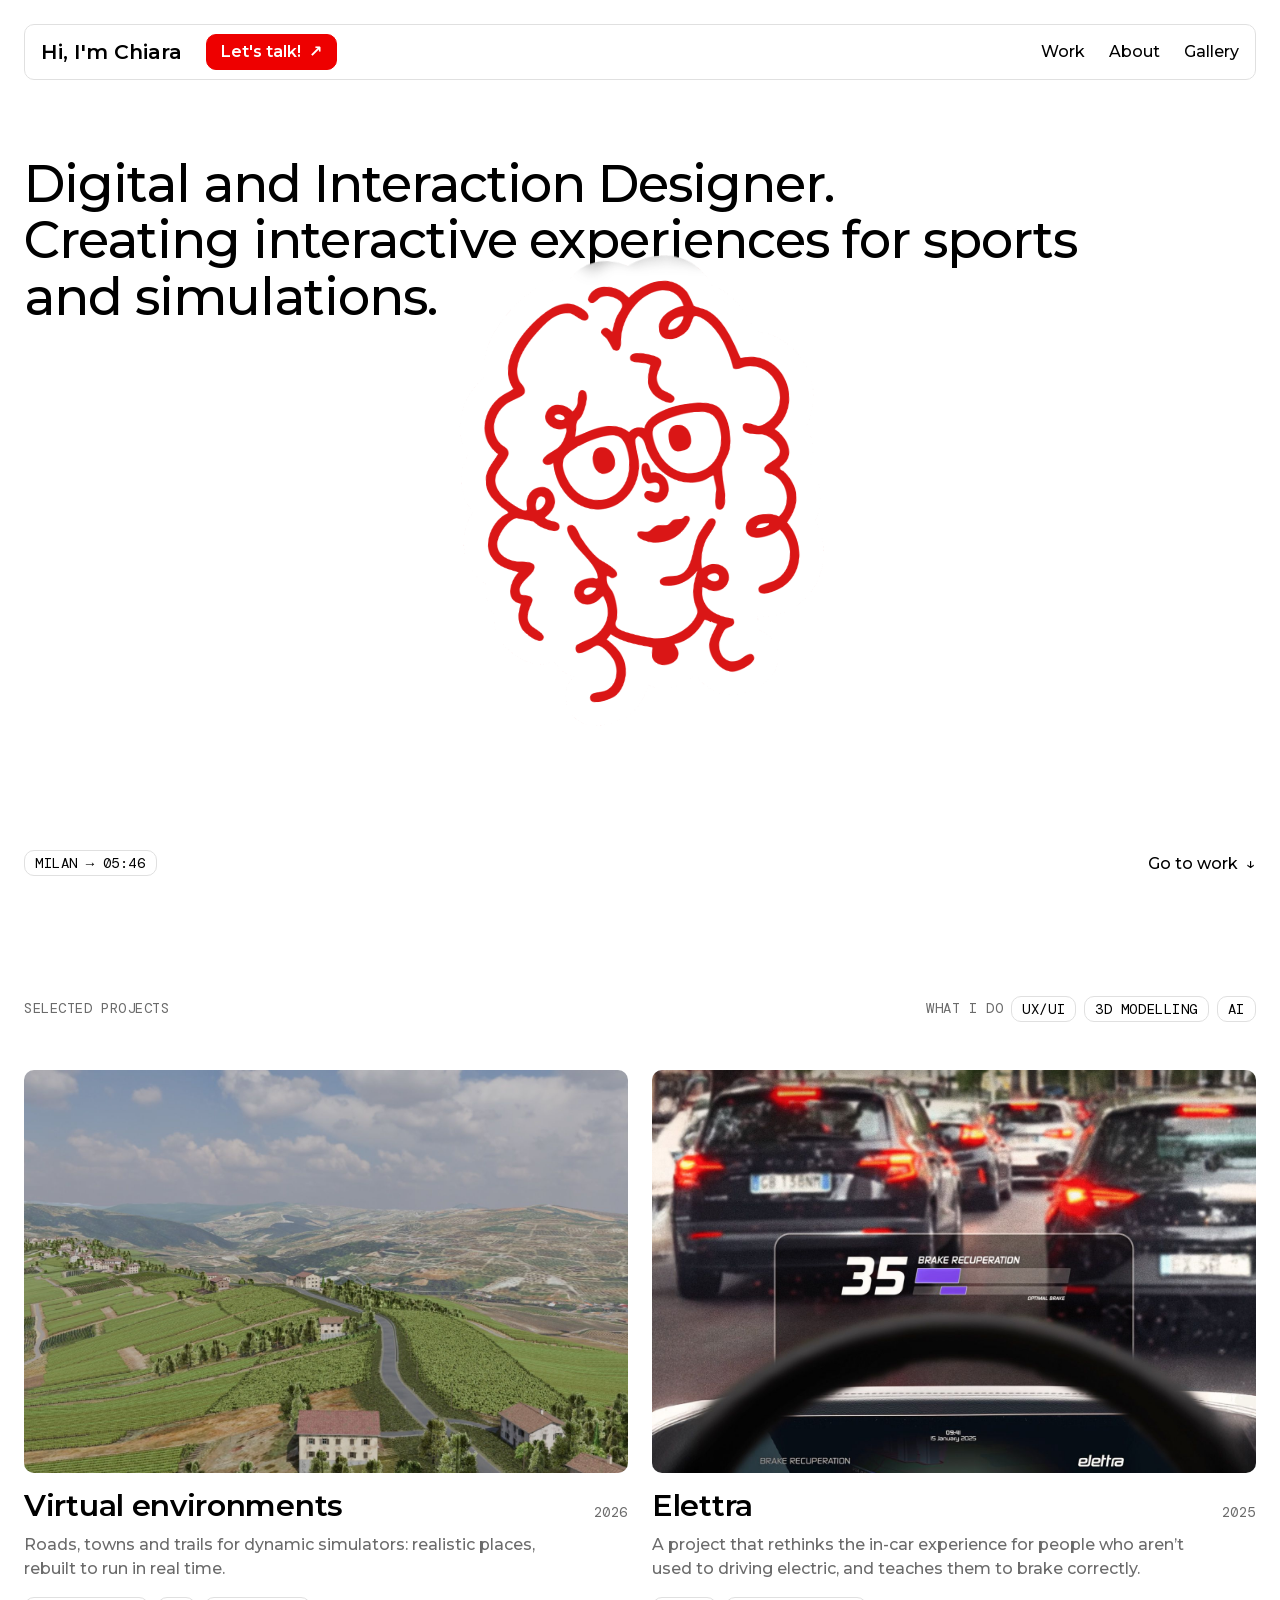
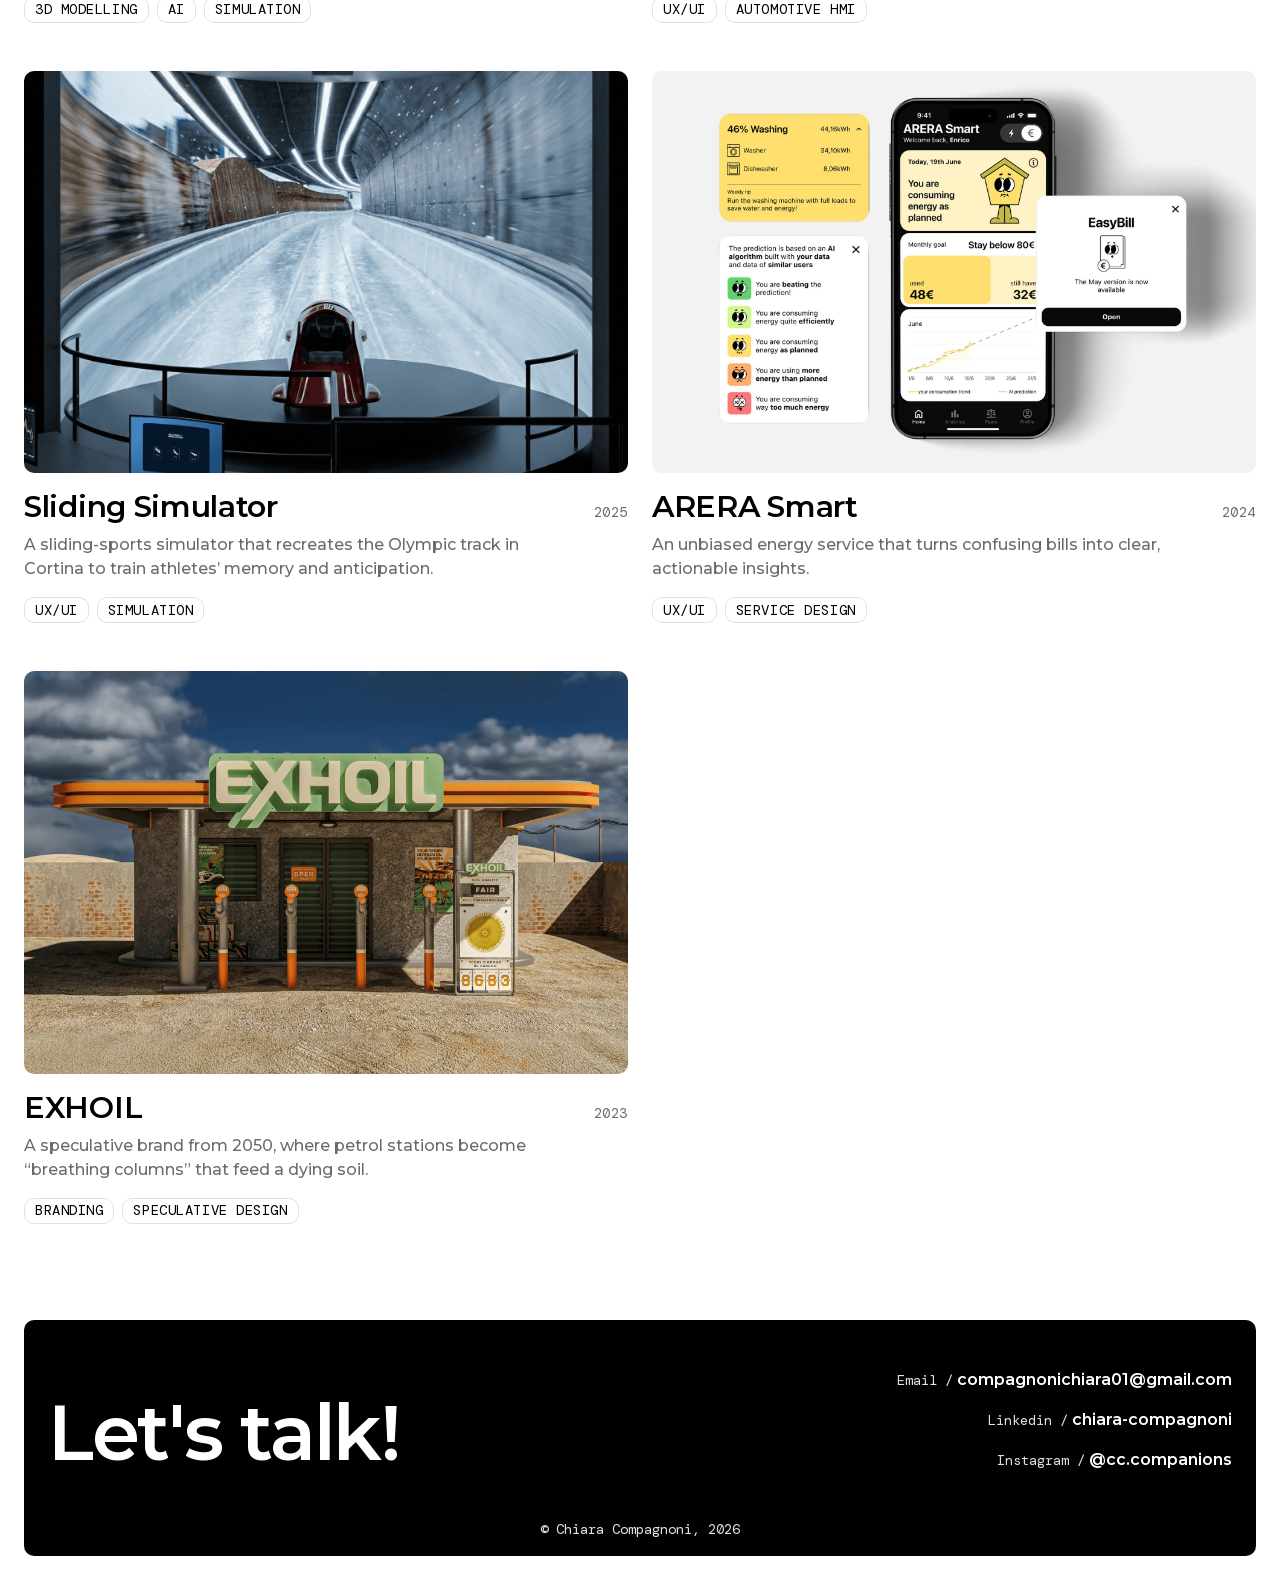
<file: index.html>
<!doctype html>
<html lang="en">
<head>
  <meta charset="utf-8">
  <meta name="viewport" content="width=device-width, initial-scale=1">
  <title>Chiara Compagnoni — Digital & Interaction Designer</title>
  <meta name="description" content="Digital and Interaction Designer. Creating interactive experiences for sports and simulations.">
  <meta property="og:type" content="website">
  <meta property="og:title" content="Chiara Compagnoni — Digital & Interaction Designer">
  <meta property="og:description" content="Digital and Interaction Designer. Creating interactive experiences for sports and simulations.">
  <meta property="og:url" content="https://chiaracompagnoni.com/">
  <link rel="canonical" href="https://chiaracompagnoni.com/">
  <meta property="og:image" content="https://chiaracompagnoni.com/assets/img/share/home.jpg?v=4">
  <meta property="og:image:width" content="1200">
  <meta property="og:image:height" content="630">
  <meta name="twitter:card" content="summary_large_image">
  <link rel="icon" href="assets/favicon.svg" type="image/svg+xml">
  <link rel="stylesheet" href="css/site.css?v=20261118a">
</head>
<body data-page="home" id="top">
  <main id="main">
    <section class="hero" id="landing">
      <h1 class="hero__title headline">Digital and Interaction Designer.<br>Creating interactive experiences for sports <span style="white-space:nowrap">and simulations.</span></h1>
      <div class="hero__sticker" tabindex="0" aria-label="Illustrated portrait of Chiara. Drag it, or use the arrow keys, to move it."><span class="hero__glass" aria-hidden="true"></span><img src="assets/img/avatar-lines.png" alt="" width="994" height="1284"></div>
      <p class="tag hero__time">MILAN <span aria-hidden="true">→</span> <span data-clock>--:--</span></p>
      <a class="hero__go" href="#work"><span class="u">Go to work</span> <span class="arrow" aria-hidden="true">↓</span></a>
    </section>

    <section class="work" id="work">
      <div class="section-head">
        <h2 class="label">Selected projects</h2>
        <div class="tags section-head__meta"><span class="label">What I do</span><span class="tag">UX/UI</span><span class="tag">3D modelling</span><span class="tag">AI</span></div>
      </div>

      <div class="projects">
        <a class="project" href="ramslab.html">
          <div class="project__media"><img src="assets/img/ramslab/cover.jpg" alt="" loading="lazy"></div>
          <div class="project__info">
            <div class="project__head"><h3 class="title"><span class="u">Virtual environments</span></h3><span class="label">2026</span></div>
            <p>Roads, towns and trails for dynamic simulators: realistic places, rebuilt to run in real time.</p>
            <div class="tags"><span class="tag">3D modelling</span><span class="tag">AI</span><span class="tag">Simulation</span></div>
          </div>
        </a>
        <a class="project" href="elettra.html">
          <div class="project__media"><img src="assets/img/cover-elettra.jpg" alt="" loading="lazy" style="object-position:center 35%"></div>
          <div class="project__info">
            <div class="project__head"><h3 class="title"><span class="u">Elettra</span></h3><span class="label">2025</span></div>
            <p>A project that rethinks the in-car experience for people who aren’t used to driving electric, and teaches them to brake correctly.</p>
            <div class="tags"><span class="tag">UX/UI</span><span class="tag">Automotive HMI</span></div>
          </div>
        </a>
        <a class="project" href="sliding-simulator.html">
          <div class="project__media"><img src="assets/img/cover-sliding.jpg" alt="" loading="lazy" style="object-position:center 55%"></div>
          <div class="project__info">
            <div class="project__head"><h3 class="title"><span class="u">Sliding Simulator</span></h3><span class="label">2025</span></div>
            <p>A sliding-sports simulator that recreates the Olympic track in Cortina to train athletes’ memory and anticipation.</p>
            <div class="tags"><span class="tag">UX/UI</span><span class="tag">Simulation</span></div>
          </div>
        </a>
        <a class="project" href="arera.html">
          <div class="project__media"><img src="assets/img/cover-arera.jpg?v=5" alt="" loading="lazy" style="object-position:center"></div>
          <div class="project__info">
            <div class="project__head"><h3 class="title"><span class="u">ARERA Smart</span></h3><span class="label">2024</span></div>
            <p>An unbiased energy service that turns confusing bills into clear, actionable insights.</p>
            <div class="tags"><span class="tag">UX/UI</span><span class="tag">Service design</span></div>
          </div>
        </a>
        <a class="project" href="exhoil.html">
          <div class="project__media"><img src="assets/img/cover-exhoil.webp" alt="" loading="lazy" style="object-position:center"></div>
          <div class="project__info">
            <div class="project__head"><h3 class="title"><span class="u">EXHOIL</span></h3><span class="label">2023</span></div>
            <p>A speculative brand from 2050, where petrol stations become “breathing columns” that feed a dying soil.</p>
            <div class="tags"><span class="tag">Branding</span><span class="tag">Speculative design</span></div>
          </div>
        </a>
      </div>
    </section>
  </main>
  <script src="js/main.js?v=20261118a"></script>
</body>
</html>
</file>
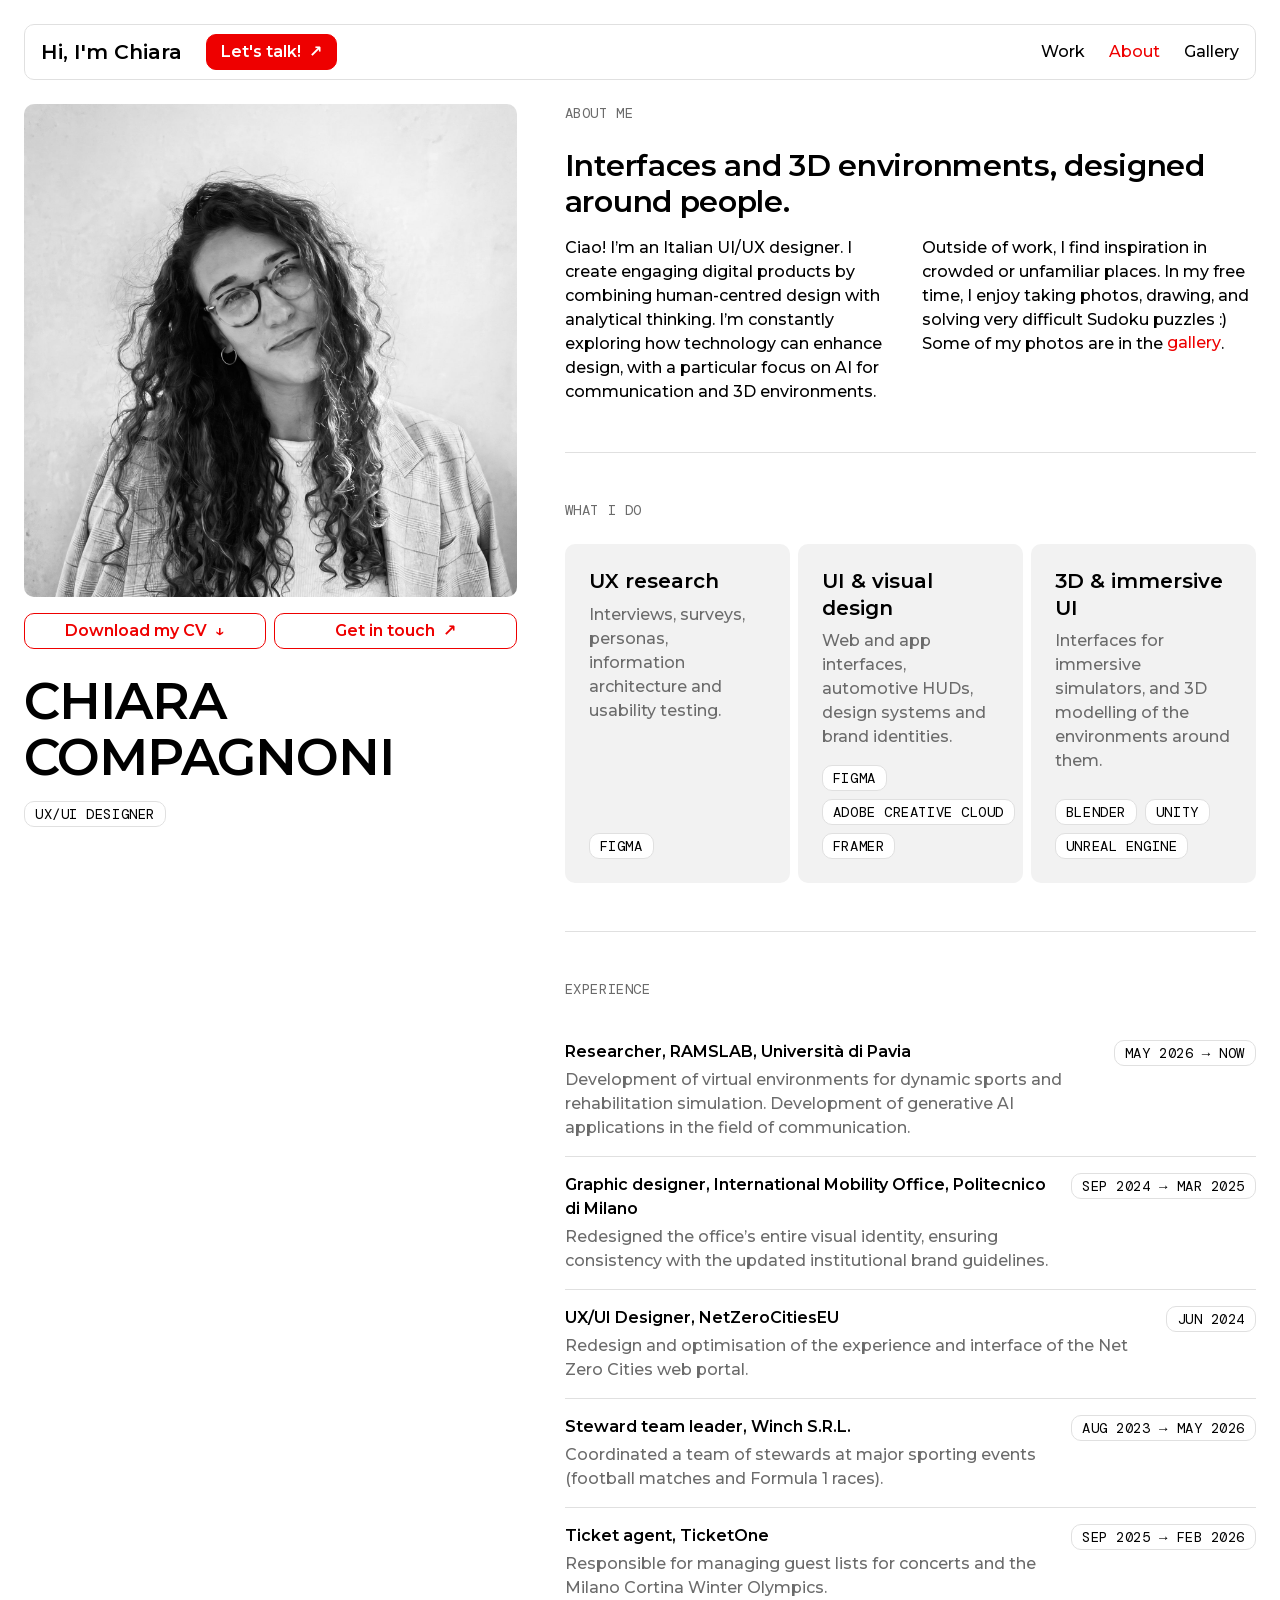
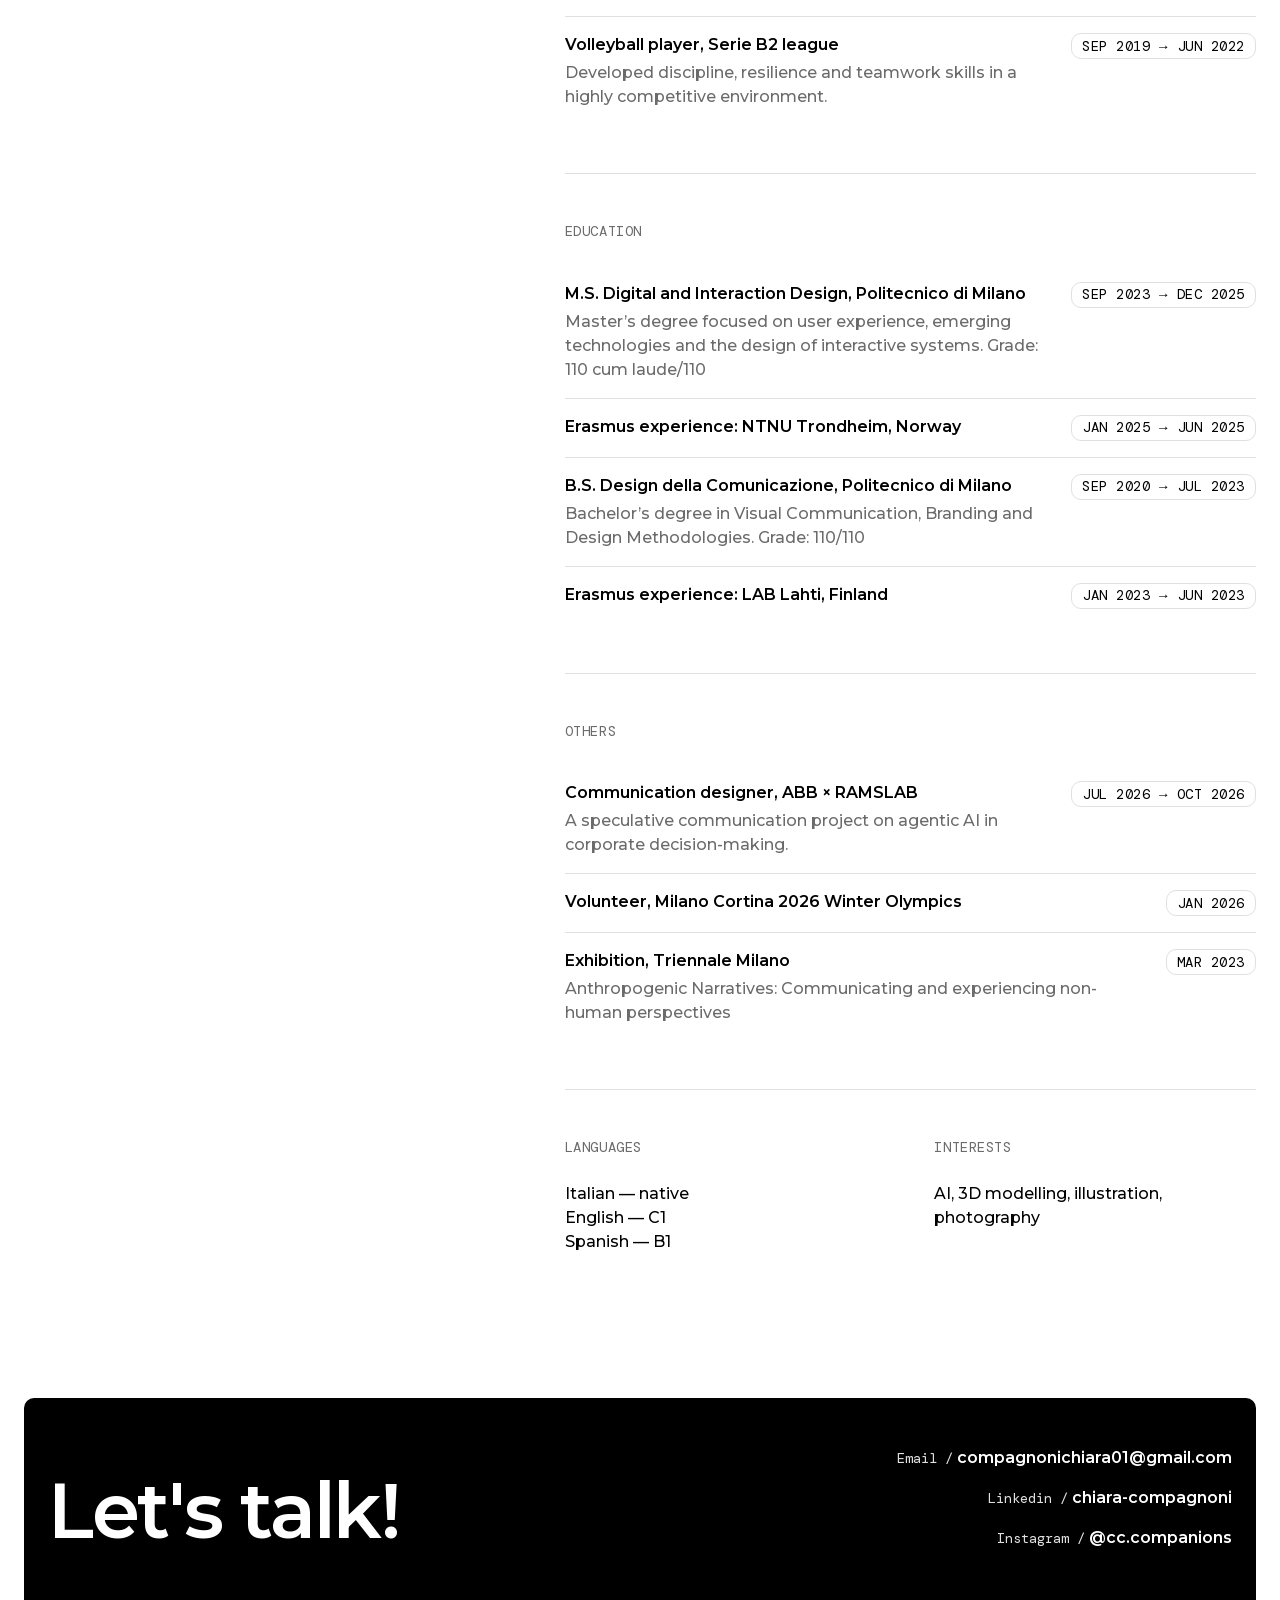
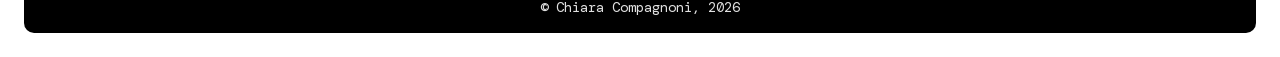
<file: about.html>
<!doctype html>
<html lang="en">
<head>
  <meta charset="utf-8">
  <meta name="viewport" content="width=device-width, initial-scale=1">
  <title>About — Chiara Compagnoni</title>
  <meta name="description" content="Chiara Compagnoni, UX/UI designer. M.S. Digital and Interaction Design, Politecnico di Milano.">
  <meta property="og:type" content="website">
  <meta property="og:title" content="About — Chiara Compagnoni">
  <meta property="og:description" content="Chiara Compagnoni, UX/UI designer. M.S. Digital and Interaction Design, Politecnico di Milano.">
  <meta property="og:url" content="https://chiaracompagnoni.com/about.html">
  <link rel="canonical" href="https://chiaracompagnoni.com/about.html">
  <meta property="og:image" content="https://chiaracompagnoni.com/assets/img/share/about.jpg">
  <meta property="og:image:width" content="1200">
  <meta property="og:image:height" content="630">
  <meta name="twitter:card" content="summary_large_image">
  <link rel="icon" href="assets/favicon.svg" type="image/svg+xml">
  <link rel="stylesheet" href="css/site.css?v=20261118a">
</head>
<body data-page="about">
  <main class="about" id="main">
    <aside class="about__aside">
      <img src="assets/img/chiara-bw.jpg?v=3" alt="Portrait of Chiara Compagnoni">
      <div class="about__actions">
        <a class="btn" href="assets/cv.pdf?v=4" download="CV_Chiara_Compagnoni.pdf">Download my CV <span aria-hidden="true">↓</span></a>
        <a class="btn" href="https://www.linkedin.com/in/chiara-compagnoni-748645275" target="_blank" rel="noopener">Get in touch <span aria-hidden="true">↗</span></a>
      </div>
      <h1 class="about__name headline">CHIARA<br>COMPAGNONI</h1>
      <p class="about__roles tags"><span class="tag">UX/UI DESIGNER</span></p>
    </aside>

    <div>
      <section class="about__block about__intro">
        <h2 class="label">ABOUT ME</h2>
        <p class="title">Interfaces and 3D environments, designed around people.</p>
        <div class="about__cols">
          <p>Ciao! I’m an Italian UI/UX designer. I create engaging digital products by combining human-centred design with analytical thinking. I’m constantly exploring how technology can enhance design, with a particular focus on AI for communication and 3D environments.</p>
          <p>Outside of work, I find inspiration in crowded or unfamiliar places. In my free time, I enjoy taking photos, drawing, and solving very difficult Sudoku puzzles :)<br>Some of my photos are in the <a class="u" href="gallery.html">gallery</a>.</p>
        </div>
      </section>

      <section class="about__block">
        <h2 class="label">WHAT I DO</h2>
        <div class="skills">
          <div><h3>UX research</h3><p>Interviews, surveys, personas, information architecture and usability testing.</p><p class="tags"><span class="tag">FIGMA</span></p></div>
          <div><h3>UI &amp; visual design</h3><p>Web and app interfaces, automotive HUDs, design systems and brand identities.</p><p class="tags"><span class="tag">FIGMA</span><span class="tag">ADOBE CREATIVE CLOUD</span><span class="tag">FRAMER</span></p></div>
          <div><h3>3D &amp; immersive UI</h3><p>Interfaces for immersive simulators, and 3D modelling of the environments around them.</p><p class="tags"><span class="tag">BLENDER</span><span class="tag">UNITY</span><span class="tag">UNREAL ENGINE</span></p></div>
        </div>
      </section>

      <section class="about__block">
        <h2 class="label">EXPERIENCE</h2>
        <ul class="timeline-list">
          <li><div><strong>Researcher, RAMSLAB, Università di Pavia</strong><small>Development of virtual environments for dynamic sports and rehabilitation simulation. Development of generative AI applications in the field of communication.</small></div><span class="tag">MAY 2026 → NOW</span></li>
          <li><div><strong>Graphic designer, International Mobility Office, Politecnico di Milano</strong><small>Redesigned the office’s entire visual identity, ensuring consistency with the updated institutional brand guidelines.</small></div><span class="tag">SEP 2024 → MAR 2025</span></li>
          <li><div><strong>UX/UI Designer, NetZeroCitiesEU</strong><small>Redesign and optimisation of the experience and interface of the Net Zero Cities web portal.</small></div><span class="tag">JUN 2024</span></li>
          <li><div><strong>Steward team leader, Winch S.R.L.</strong><small>Coordinated a team of stewards at major sporting events (football matches and Formula 1 races).</small></div><span class="tag">AUG 2023 → MAY 2026</span></li>
          <li><div><strong>Ticket agent, TicketOne</strong><small>Responsible for managing guest lists for concerts and the Milano Cortina Winter Olympics.</small></div><span class="tag">SEP 2025 → FEB 2026</span></li>
          <li><div><strong>Volleyball player, Serie B2 league</strong><small>Developed discipline, resilience and teamwork skills in a highly competitive environment.</small></div><span class="tag">SEP 2019 → JUN 2022</span></li>
        </ul>
      </section>

      <section class="about__block">
        <h2 class="label">EDUCATION</h2>
        <ul class="timeline-list">
          <li><div><strong>M.S. Digital and Interaction Design, Politecnico di Milano</strong><small>Master’s degree focused on user experience, emerging technologies and the design of interactive systems. Grade: 110 cum laude/110</small></div><span class="tag">SEP 2023 → DEC 2025</span></li>
          <li><div><strong>Erasmus experience: NTNU Trondheim, Norway</strong></div><span class="tag">JAN 2025 → JUN 2025</span></li>
          <li><div><strong>B.S. Design della Comunicazione, Politecnico di Milano</strong><small>Bachelor’s degree in Visual Communication, Branding and Design Methodologies. Grade: 110/110</small></div><span class="tag">SEP 2020 → JUL 2023</span></li>
          <li><div><strong>Erasmus experience: LAB Lahti, Finland</strong></div><span class="tag">JAN 2023 → JUN 2023</span></li>
        </ul>
      </section>

      <section class="about__block">
        <h2 class="label">OTHERS</h2>
        <ul class="timeline-list">
          <li><div><strong>Communication designer, ABB × RAMSLAB</strong><small>A speculative communication project on agentic AI in corporate decision-making.</small></div><span class="tag">JUL 2026 → OCT 2026</span></li>
          <li><div><strong>Volunteer, Milano Cortina 2026 Winter Olympics</strong></div><span class="tag">JAN 2026</span></li>
          <li><div><strong>Exhibition, Triennale Milano</strong><small>Anthropogenic Narratives: Communicating and experiencing non-human perspectives</small></div><span class="tag">MAR 2023</span></li>
        </ul>
      </section>

      <section class="about__block about__facts">
        <div><h2 class="label">LANGUAGES</h2><p>Italian — native<br>English — C1<br>Spanish — B1</p></div>
        <div><h2 class="label">INTERESTS</h2><p>AI, 3D modelling, illustration, photography</p></div>
      </section>
    </div>
  </main>
  <script src="js/main.js?v=20261118a"></script>
</body>
</html>
</file>
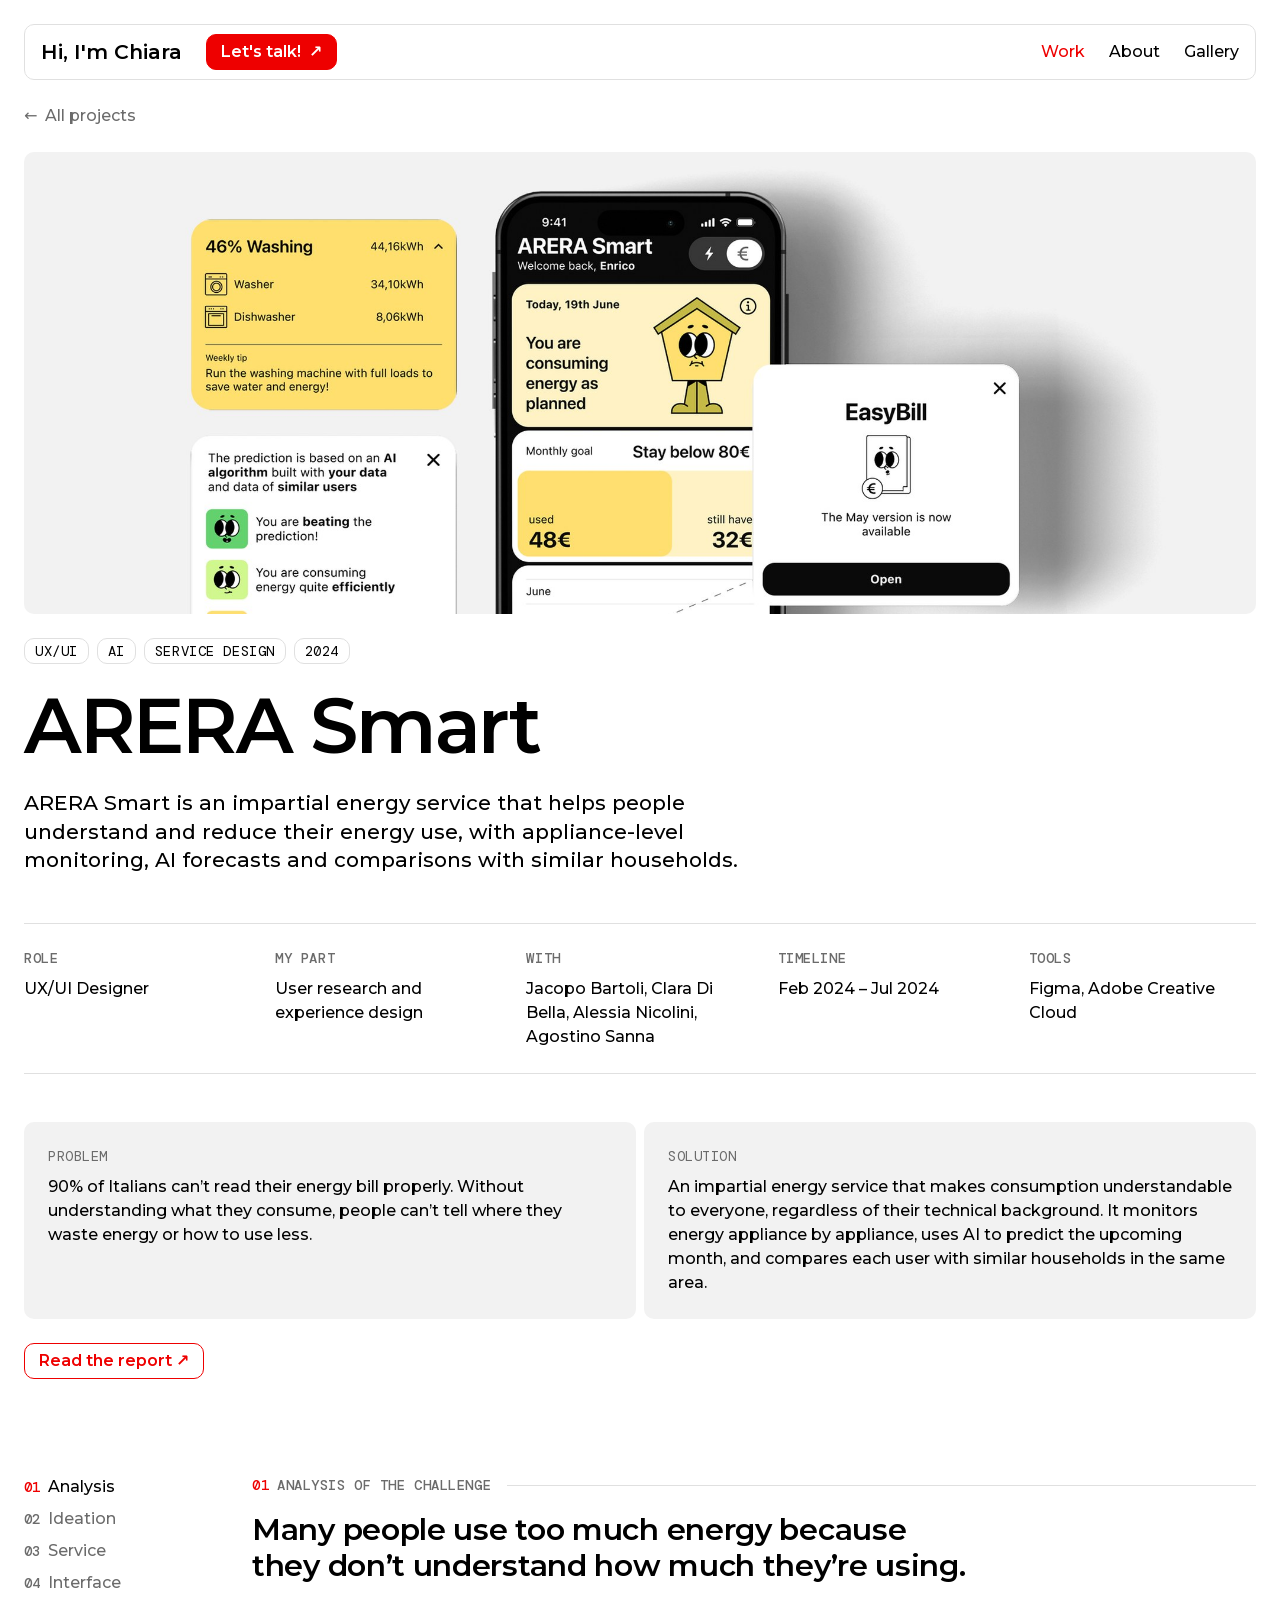
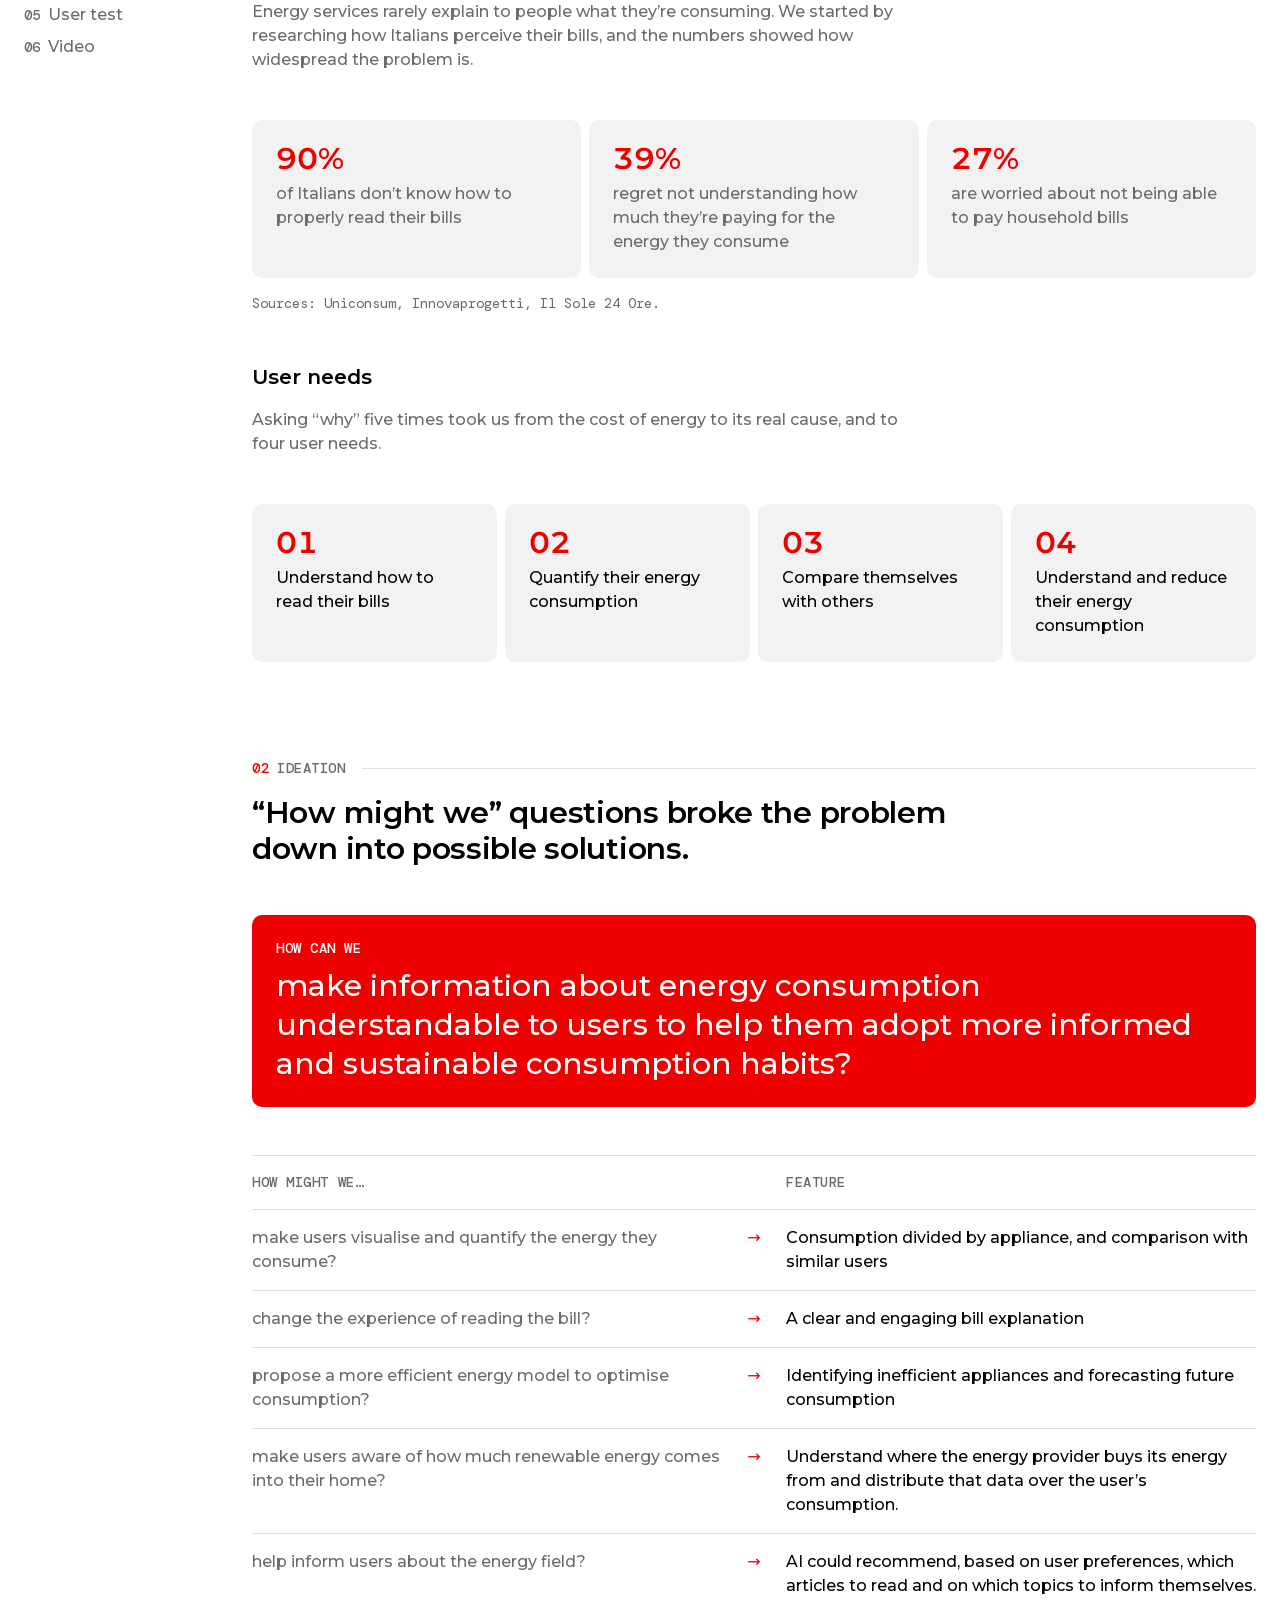
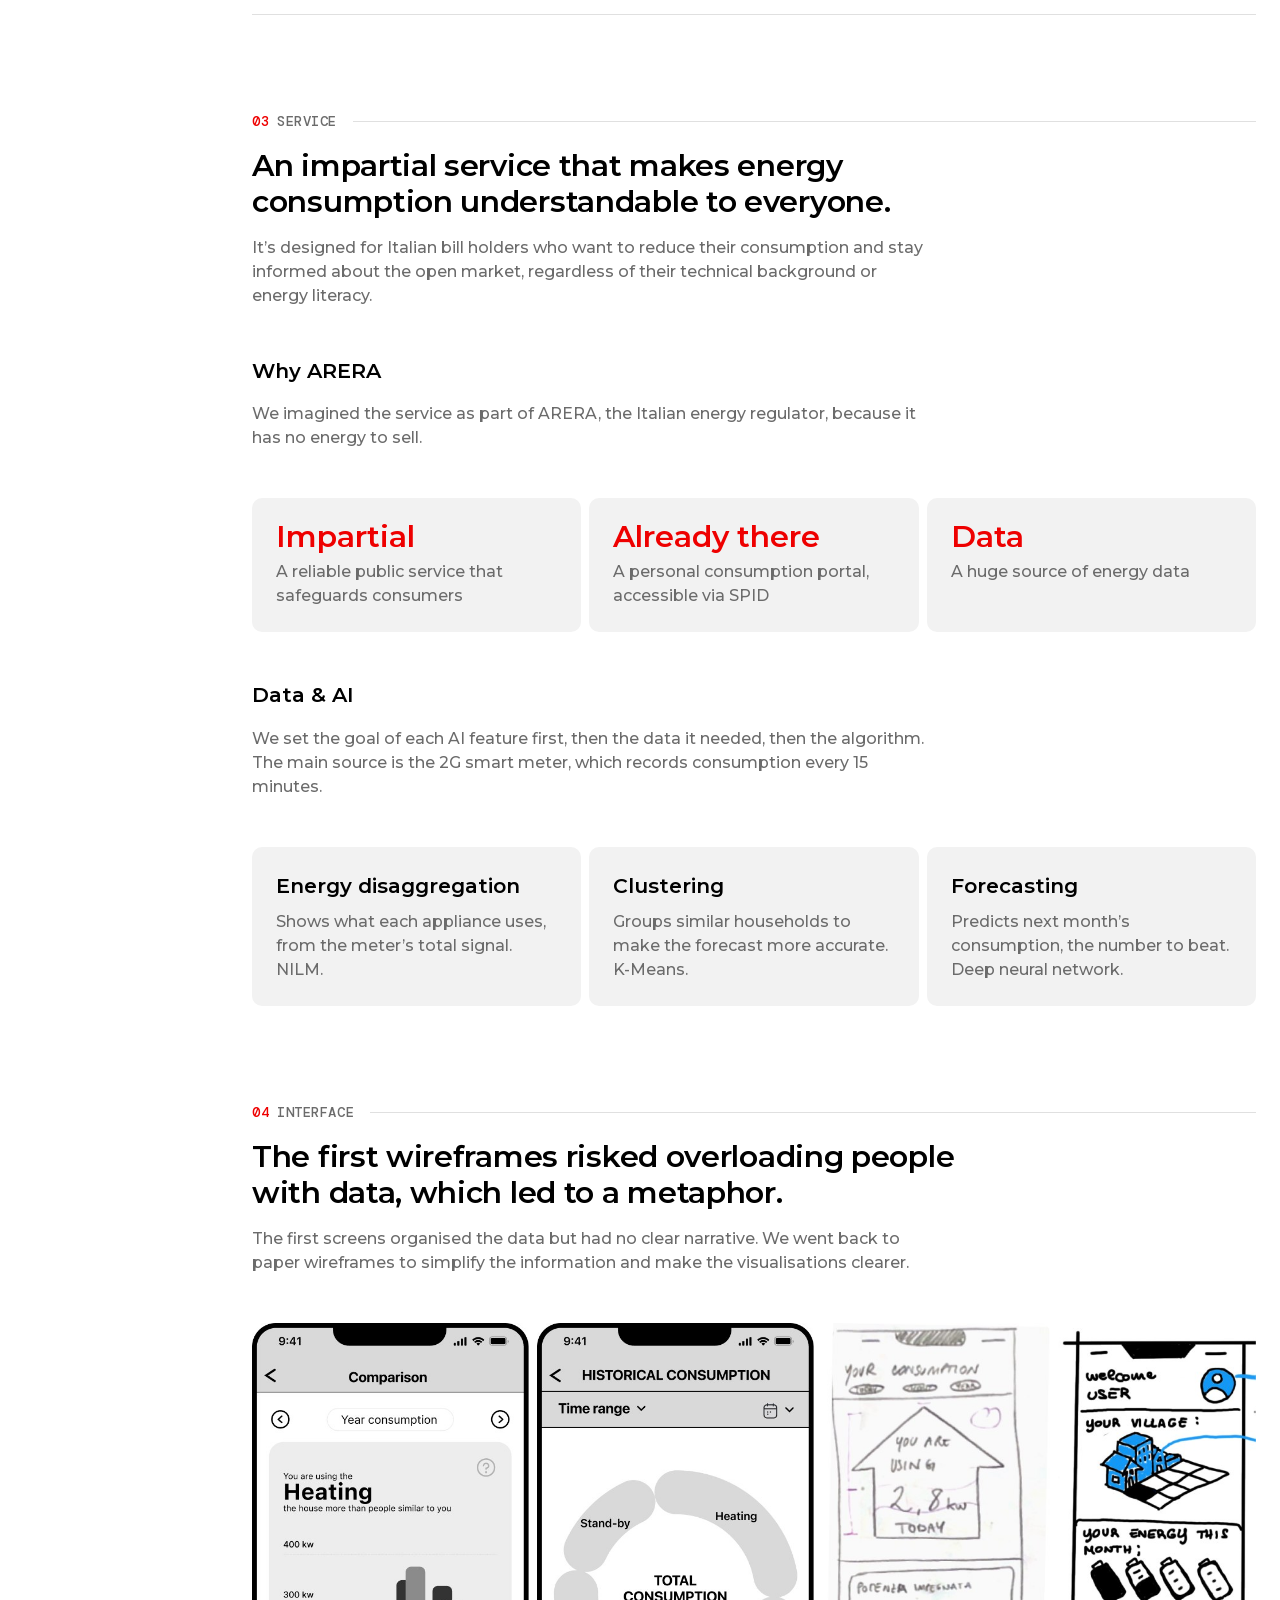
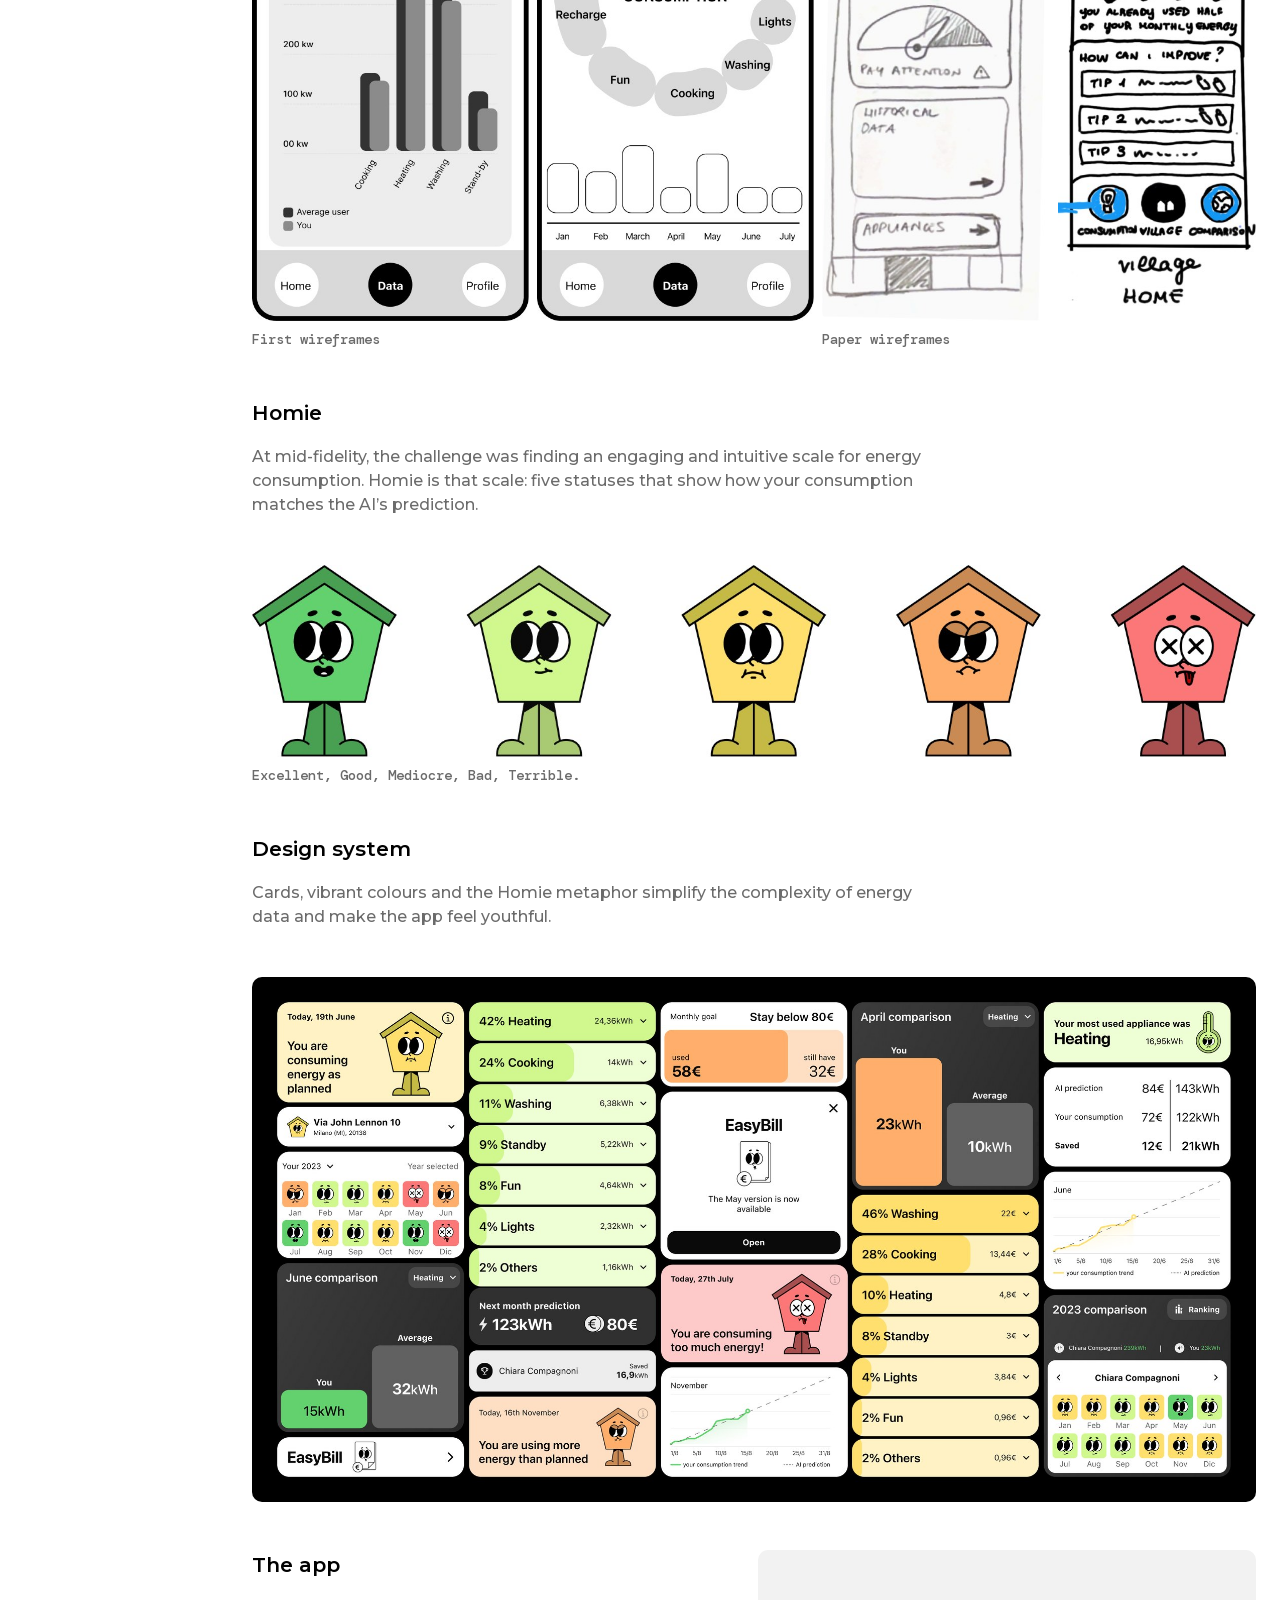
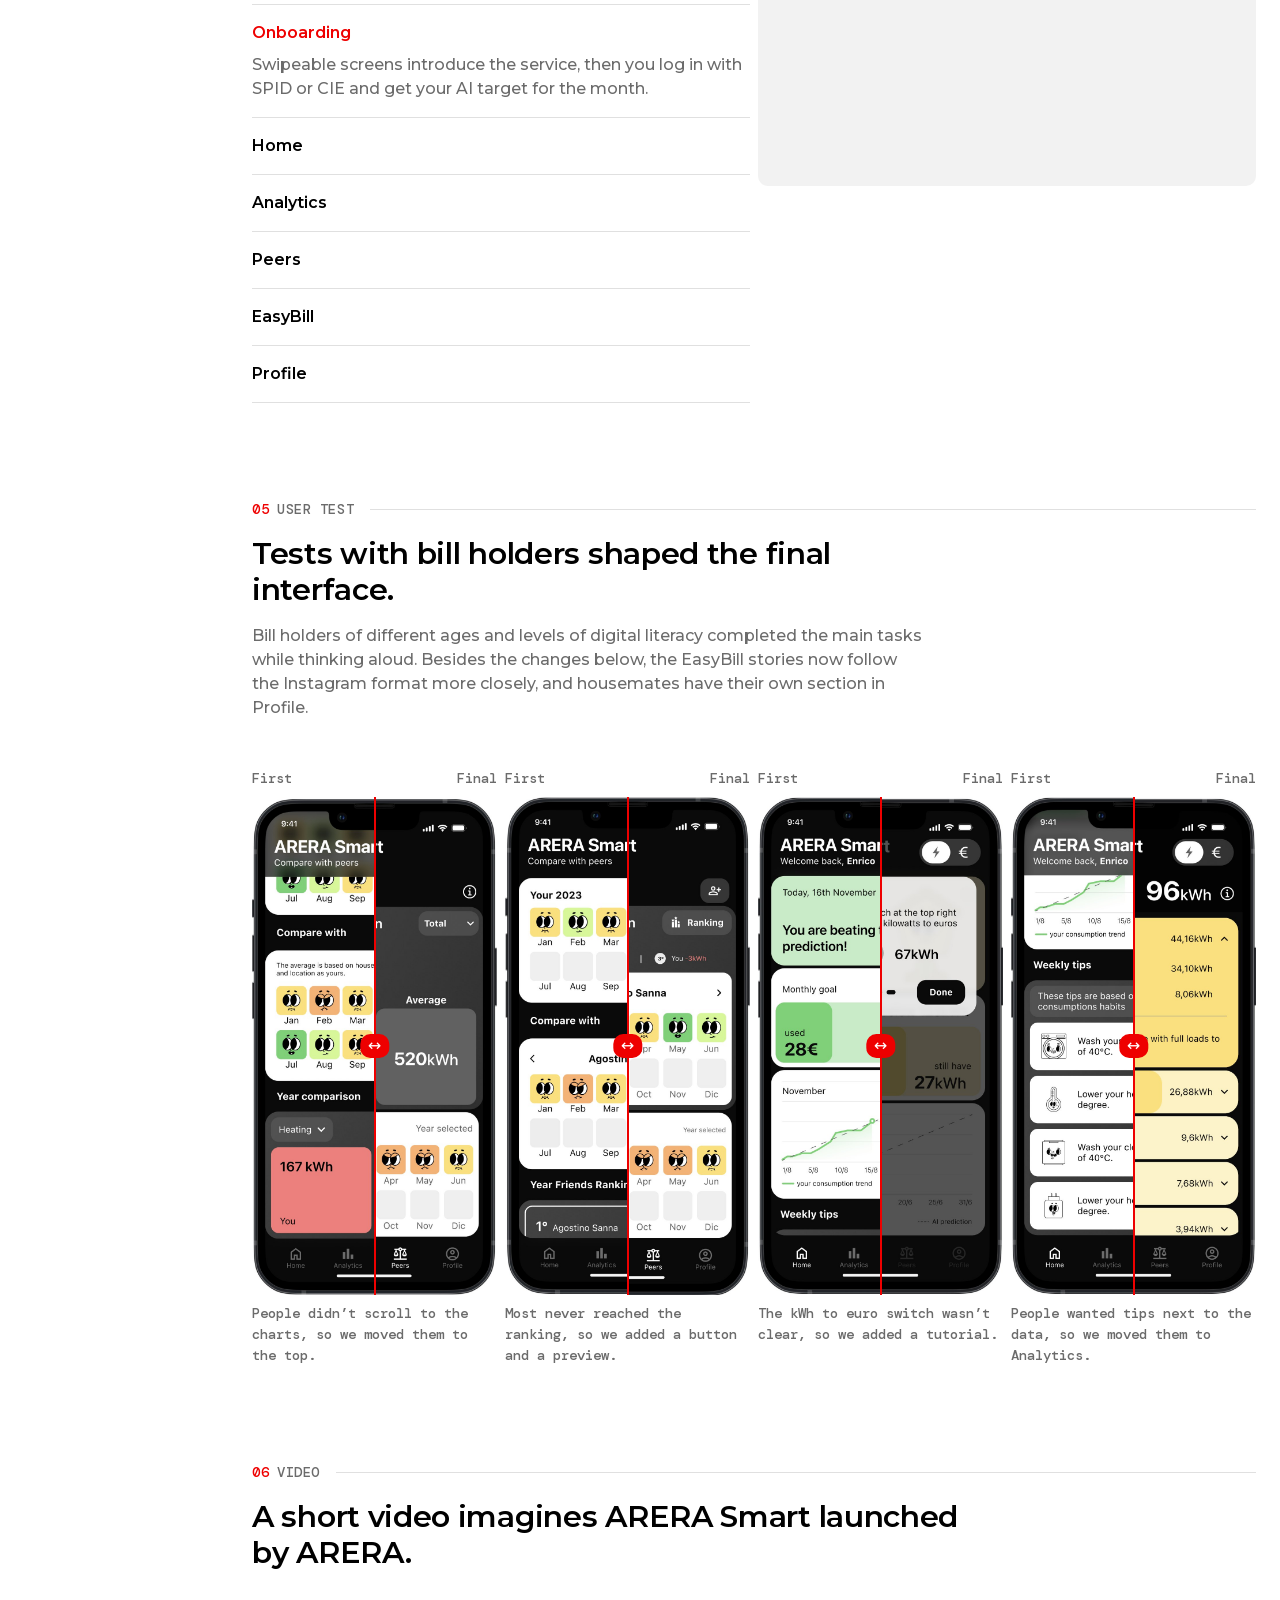
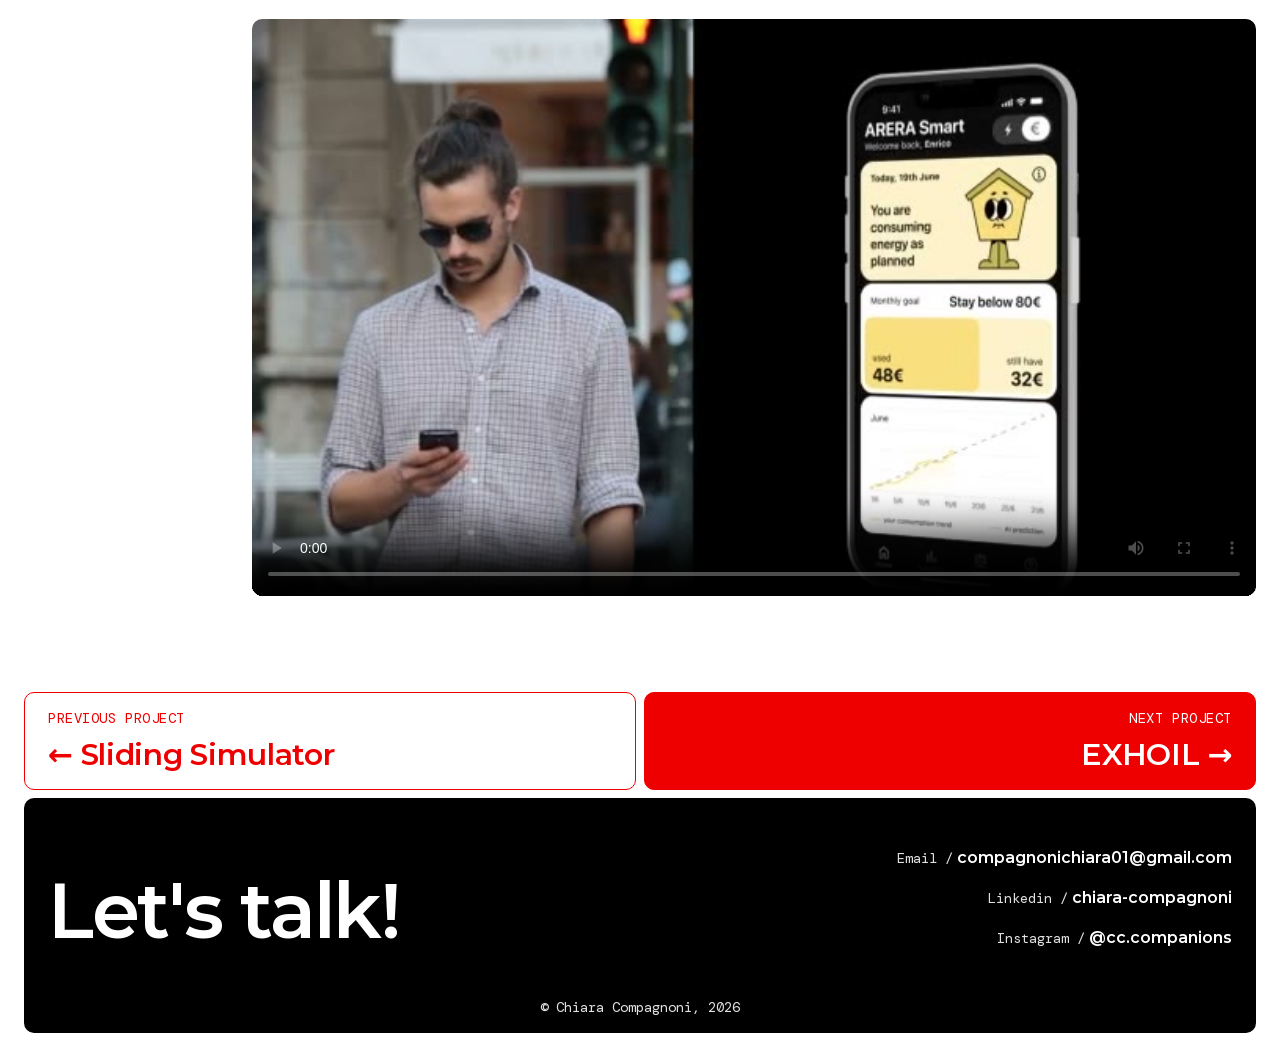
<file: arera.html>
<!doctype html>
<html lang="en">
<head>
  <meta charset="utf-8">
  <meta name="viewport" content="width=device-width, initial-scale=1">
  <title>ARERA Smart — Chiara Compagnoni</title>
  <meta name="description" content="ARERA Smart: an AI energy app that helps Italians understand and reduce their consumption. UX/UI case study.">
  <meta property="og:type" content="website">
  <meta property="og:title" content="ARERA Smart — Chiara Compagnoni">
  <meta property="og:description" content="ARERA Smart: an AI energy app that helps Italians understand and reduce their consumption. UX/UI case study.">
  <meta property="og:url" content="https://chiaracompagnoni.com/arera.html">
  <link rel="canonical" href="https://chiaracompagnoni.com/arera.html">
  <meta property="og:image" content="https://chiaracompagnoni.com/assets/img/share/arera.jpg">
  <meta property="og:image:width" content="1200">
  <meta property="og:image:height" content="630">
  <meta name="twitter:card" content="summary_large_image">
  <link rel="icon" href="assets/favicon.svg" type="image/svg+xml">
  <link rel="stylesheet" href="css/site.css?v=20261118a">
</head>
<body data-page="work" data-project="arera" class="cs">
  <main id="main">
    <header class="cs-hero">
      <div class="cs-hero__first cs-hero__first--fit">
      <div class="cs-hero__media"><picture><source media="(max-width: 809px)" srcset="assets/img/cover-arera.jpg?v=5"><img src="assets/img/arera/hero.jpg?v=5" style="object-position:center top" alt="ARERA Smart home screen with the analytics, Homie and EasyBill cards, on a light grey background"></picture></div>
      <div class="cs-hero__head">
        <div>
          <div class="cs-hero__tags tags"><span class="tag">UX/UI</span><span class="tag">AI</span><span class="tag">Service design</span><span class="tag">2024</span></div>
          <h1>ARERA Smart</h1>
          <p class="cs-hero__lead">ARERA Smart is an impartial energy service that helps people understand and reduce their energy use, with appliance-level monitoring, AI forecasts and comparisons with similar households.</p>
        </div>
      </div>
      </div>

      <dl class="cs-facts">
        <div><dt>Role</dt><dd>UX/UI Designer</dd></div>
        <div><dt>My part</dt><dd>User research and experience design</dd></div>
        <div><dt>With</dt><dd>Jacopo Bartoli, Clara Di Bella, Alessia Nicolini, Agostino Sanna</dd></div>
        <div><dt>Timeline</dt><dd>Feb 2024 – Jul 2024</dd></div>
        <div><dt>Tools</dt><dd>Figma, Adobe Creative Cloud</dd></div>
      </dl>

      <div class="cs-tldr">
        <div><h2>Problem</h2><p>90% of Italians can’t read their energy bill properly. Without understanding what they consume, people can’t tell where they waste energy or how to use less.</p></div>
        <div><h2>Solution</h2><p>An impartial energy service that makes consumption understandable to everyone, regardless of their technical background. It monitors energy appliance by appliance, uses AI to predict the upcoming month, and compares each user with similar households in the same area.</p></div>
      </div>
      <p class="cs-links"><a class="btn" href="assets/arera-report.pdf" target="_blank" rel="noopener">Read the report ↗</a></p>
    </header>

    <div class="cs-layout">
      <nav class="cs-toc" aria-label="Case study sections"></nav>
      <div class="cs-body">

        <section class="cs-section" id="analysis" data-toc="Analysis">
          <p class="cs-eyebrow">Analysis of the challenge</p>
          <h2 class="cs-h2">Many people use too much energy because they don’t understand how much they’re using.</h2>
          <p class="cs-text">Energy services rarely explain to people what they’re consuming. We started by researching how Italians perceive their bills, and the numbers showed how widespread the problem is.</p>
          <div class="cs-stats cs-stats--stack">
            <div><strong>90%</strong><span>of Italians don’t know how to properly read their bills</span></div>
            <div><strong>39%</strong><span>regret not understanding how much they’re paying for the energy they consume</span></div>
            <div><strong>27%</strong><span>are worried about not being able to pay household bills</span></div>
          </div>
          <p class="small cs-text">Sources: Uniconsum, Innovaprogetti, Il Sole 24 Ore.</p>
          <h3 class="cs-h3">User needs</h3>
          <p class="cs-text">Asking “why” five times took us from the cost of energy to its real cause, and to four user needs.</p>
          <div class="cs-stats cs-needs">
            <div><strong>01</strong><span>Understand how to read their bills</span></div>
            <div><strong>02</strong><span>Quantify their energy consumption</span></div>
            <div><strong>03</strong><span>Compare themselves with others</span></div>
            <div><strong>04</strong><span>Understand and reduce their energy consumption</span></div>
          </div>
        </section>

        <section class="cs-section" id="ideation" data-toc="Ideation">
          <p class="cs-eyebrow">Ideation</p>
          <h2 class="cs-h2">“How might we” questions broke the problem down into possible solutions.</h2>
          <p class="cs-hmw"><small>How can we</small>make information about energy consumption understandable to users to help them adopt more informed and sustainable consumption habits?</p>
          <div class="cs-iter cs-iter--hmw">
            <div class="cs-iter__head"><p>How might we…</p><p>Feature</p></div>
            <div><p>make users visualise and quantify the energy they consume?</p><p>Consumption divided by appliance, and comparison with similar users</p></div>
            <div><p>change the experience of reading the bill?</p><p>A clear and engaging bill explanation</p></div>
            <div><p>propose a more efficient energy model to optimise consumption?</p><p>Identifying inefficient appliances and forecasting future consumption</p></div>
            <div><p>make users aware of how much renewable energy comes into their home?</p><p>Understand where the energy provider buys its energy from and distribute that data over the user’s consumption.</p></div>
            <div><p>help inform users about the energy field?</p><p>AI could recommend, based on user preferences, which articles to read and on which topics to inform themselves.</p></div>
          </div>
        </section>

        <section class="cs-section" id="service" data-toc="Service">
          <p class="cs-eyebrow">Service</p>
          <h2 class="cs-h2">An impartial service that makes energy consumption understandable to everyone.</h2>
          <p class="cs-text">It’s designed for Italian bill holders who want to reduce their consumption and stay informed about the open market, regardless of their technical background or energy literacy.</p>
          <h3 class="cs-h3">Why ARERA</h3>
          <p class="cs-text">We imagined the service as part of ARERA, the Italian energy regulator, because it has no energy to sell.</p>
          <div class="cs-stats cs-stats--stack">
            <div><strong>Impartial</strong><span>A reliable public service that safeguards consumers</span></div>
            <div><strong>Already there</strong><span>A personal consumption portal, accessible via SPID</span></div>
            <div><strong>Data</strong><span>A huge source of energy data</span></div>
          </div>
          <h3 class="cs-h3">Data &amp; AI</h3>
          <p class="cs-text">We set the goal of each AI feature first, then the data it needed, then the algorithm. The main source is the 2G smart meter, which records consumption every 15 minutes.</p>
          <div class="cs-cards">
            <div class="cs-card"><h4>Energy disaggregation</h4><p>Shows what each appliance uses, from the meter’s total signal. NILM.</p></div>
            <div class="cs-card"><h4>Clustering</h4><p>Groups similar households to make the forecast more accurate. K-Means.</p></div>
            <div class="cs-card"><h4>Forecasting</h4><p>Predicts next month’s consumption, the number to beat. Deep neural network.</p></div>
          </div>
        </section>

        <section class="cs-section" id="interface" data-toc="Interface">
          <p class="cs-eyebrow">Interface</p>
          <h2 class="cs-h2">The first wireframes risked overloading people with data, which led to a metaphor.</h2>
          <p class="cs-text">The first screens organised the data but had no clear narrative. We went back to paper wireframes to simplify the information and make the visualisations clearer.</p>
          <div class="cs-grid cs-row">
            <figure style="flex:.463"><img src="assets/img/arera/wire-first.jpg" alt="First digital wireframe: a bar chart comparing the user with the average" loading="lazy"><figcaption>First wireframes</figcaption></figure>
            <figure style="flex:.463"><img src="assets/img/arera/wire-second.jpg" alt="First digital wireframe: historical consumption as a ring chart" loading="lazy"></figure>
            <figure style="flex:.381"><img src="assets/img/arera/wire-paper-2.jpg" alt="Paper wireframe of a consumption screen" loading="lazy"><figcaption>Paper wireframes</figcaption></figure>
            <figure style="flex:.332"><img src="assets/img/arera/wire-paper-1.jpg" alt="Paper wireframe of a home built around a village" loading="lazy"></figure>
          </div>
          <h3 class="cs-h3">Homie</h3>
          <p class="cs-text">At mid-fidelity, the challenge was finding an engaging and intuitive scale for energy consumption. Homie is that scale: five statuses that show how your consumption matches the AI’s prediction.</p>
          <figure class="cs-figure"><img src="assets/img/arera/homies.jpg" alt="The five Homies, from a happy green house to a knocked-out red one" loading="lazy"><figcaption>Excellent, Good, Mediocre, Bad, Terrible.</figcaption></figure>
          <h3 class="cs-h3">Design system</h3>
          <p class="cs-text">Cards, vibrant colours and the Homie metaphor simplify the complexity of energy data and make the app feel youthful.</p>
          <figure class="cs-figure"><img src="assets/img/arera/ui-system.jpg" alt="ARERA Smart components in their colour states" loading="lazy"></figure>
          <div class="cs-flows" data-flows>
            <div class="cs-flows__side">
              <h3 class="cs-h3">The app</h3>
              <div class="cs-flows__list">
              <button class="cs-flows__item is-active" type="button" aria-pressed="true" data-video="assets/video/arera-onboarding.mp4" data-label="Onboarding flow"><span class="cs-flows__name">Onboarding</span><span class="cs-flows__text"><span>Swipeable screens introduce the service, then you log in with SPID or CIE and get your AI target for the month.</span></span></button>
              <button class="cs-flows__item" type="button" aria-pressed="false" data-video="assets/video/arera-home.mp4" data-label="Home flow"><span class="cs-flows__name">Home</span><span class="cs-flows__text"><span>Your progress against the AI prediction, with Homie and a switch from euro to kWh. Tapping Homie explains its five statuses.</span></span></button>
              <button class="cs-flows__item" type="button" aria-pressed="false" data-video="assets/video/arera-analytics.mp4" data-label="Analytics flow"><span class="cs-flows__name">Analytics</span><span class="cs-flows__text"><span>Consumption by category, in proportional blocks. Each one opens on its appliances and a weekly tip.</span></span></button>
              <button class="cs-flows__item" type="button" aria-pressed="false" data-video="assets/video/arera-peers.mp4" data-label="Peers flow"><span class="cs-flows__name">Peers</span><span class="cs-flows__text"><span>Your consumption against similar households in your area, or against friends with a full ranking.</span></span></button>
              <button class="cs-flows__item" type="button" aria-pressed="false" data-video="assets/video/arera-easybill.mp4" data-label="EasyBill flow"><span class="cs-flows__name">EasyBill</span><span class="cs-flows__text"><span>At the end of the month, the bill becomes a sequence of stories inspired by Instagram and Spotify Wrapped.</span></span></button>
              <button class="cs-flows__item" type="button" aria-pressed="false" data-video="assets/video/arera-profile.mp4" data-label="Profile flow"><span class="cs-flows__name">Profile</span><span class="cs-flows__text"><span>Add housemates to share your profile, and reach your provider’s details.</span></span></button>
            </div>
            </div>
            <div class="cs-flows__stage"><video src="assets/video/arera-onboarding.mp4" autoplay muted playsinline aria-label="Onboarding flow"></video></div>
          </div>
        </section>

        <section class="cs-section" id="test" data-toc="User test">
          <p class="cs-eyebrow">User test</p>
          <h2 class="cs-h2">Tests with bill holders shaped the final interface.</h2>
          <p class="cs-text">Bill holders of different ages and levels of digital literacy completed the main tasks while thinking aloud. Besides the changes below, the EasyBill stories now follow the Instagram format more closely, and housemates have their own section in Profile.</p>
          <div class="cs-grid cs-grid--4">
            <figure class="cs-compare" data-compare>
              <div class="cs-compare__labels"><span>First</span><span>Final</span></div>
              <div class="cs-compare__box">
                <img src="assets/img/arera/test-peers-after.jpg" alt="Final Peers, with the chart at the top" loading="lazy">
                <img class="cs-compare__before" src="assets/img/arera/test-peers-before.jpg" alt="First draft of Peers, with the chart at the bottom" loading="lazy">
                <span class="cs-compare__handle" aria-hidden="true">↔</span>
                <input type="range" min="0" max="100" value="50" aria-label="Compare first draft and final">
              </div>
              <figcaption>People didn’t scroll to the charts, so we moved them to the top.</figcaption>
            </figure>
            <figure class="cs-compare" data-compare>
              <div class="cs-compare__labels"><span>First</span><span>Final</span></div>
              <div class="cs-compare__box">
                <img src="assets/img/arera/test-friends-after.jpg" alt="Final Friends, with a Ranking button at the top" loading="lazy">
                <img class="cs-compare__before" src="assets/img/arera/test-friends-before.jpg" alt="First draft of Friends, with the ranking at the bottom" loading="lazy">
                <span class="cs-compare__handle" aria-hidden="true">↔</span>
                <input type="range" min="0" max="100" value="50" aria-label="Compare first draft and final">
              </div>
              <figcaption>Most never reached the ranking, so we added a button and a preview.</figcaption>
            </figure>
            <figure class="cs-compare" data-compare>
              <div class="cs-compare__labels"><span>First</span><span>Final</span></div>
              <div class="cs-compare__box">
                <img src="assets/img/arera/test-switch-after.jpg" alt="Final home, with a tutorial on the switch" loading="lazy">
                <img class="cs-compare__before" src="assets/img/arera/test-switch-before.jpg" alt="First draft of the home, with no explanation of the switch" loading="lazy">
                <span class="cs-compare__handle" aria-hidden="true">↔</span>
                <input type="range" min="0" max="100" value="50" aria-label="Compare first draft and final">
              </div>
              <figcaption>The kWh to euro switch wasn’t clear, so we added a tutorial.</figcaption>
            </figure>
            <figure class="cs-compare" data-compare>
              <div class="cs-compare__labels"><span>First</span><span>Final</span></div>
              <div class="cs-compare__box">
                <img src="assets/img/arera/test-tips-after.jpg" alt="Final Analytics, with a weekly tip inside the washing category" loading="lazy">
                <img class="cs-compare__before" src="assets/img/arera/test-tips-before.jpg" alt="First draft of the home, with weekly tips" loading="lazy">
                <span class="cs-compare__handle" aria-hidden="true">↔</span>
                <input type="range" min="0" max="100" value="50" aria-label="Compare first draft and final">
              </div>
              <figcaption>People wanted tips next to the data, so we moved them to Analytics.</figcaption>
            </figure>
          </div>
        </section>

        <section class="cs-section" id="video" data-toc="Video">
          <p class="cs-eyebrow">Video</p>
          <h2 class="cs-h2">A short video imagines ARERA Smart launched by ARERA.</h2>
          <figure class="cs-figure"><video src="assets/video/arera-video.mp4" poster="assets/img/arera/video-poster.jpg" controls playsinline preload="metadata" aria-label="ARERA Smart video"></video></figure>
        </section>
      </div>
    </div>
  </main>
  <script src="js/main.js?v=20261118a"></script>
</body>
</html>
</file>
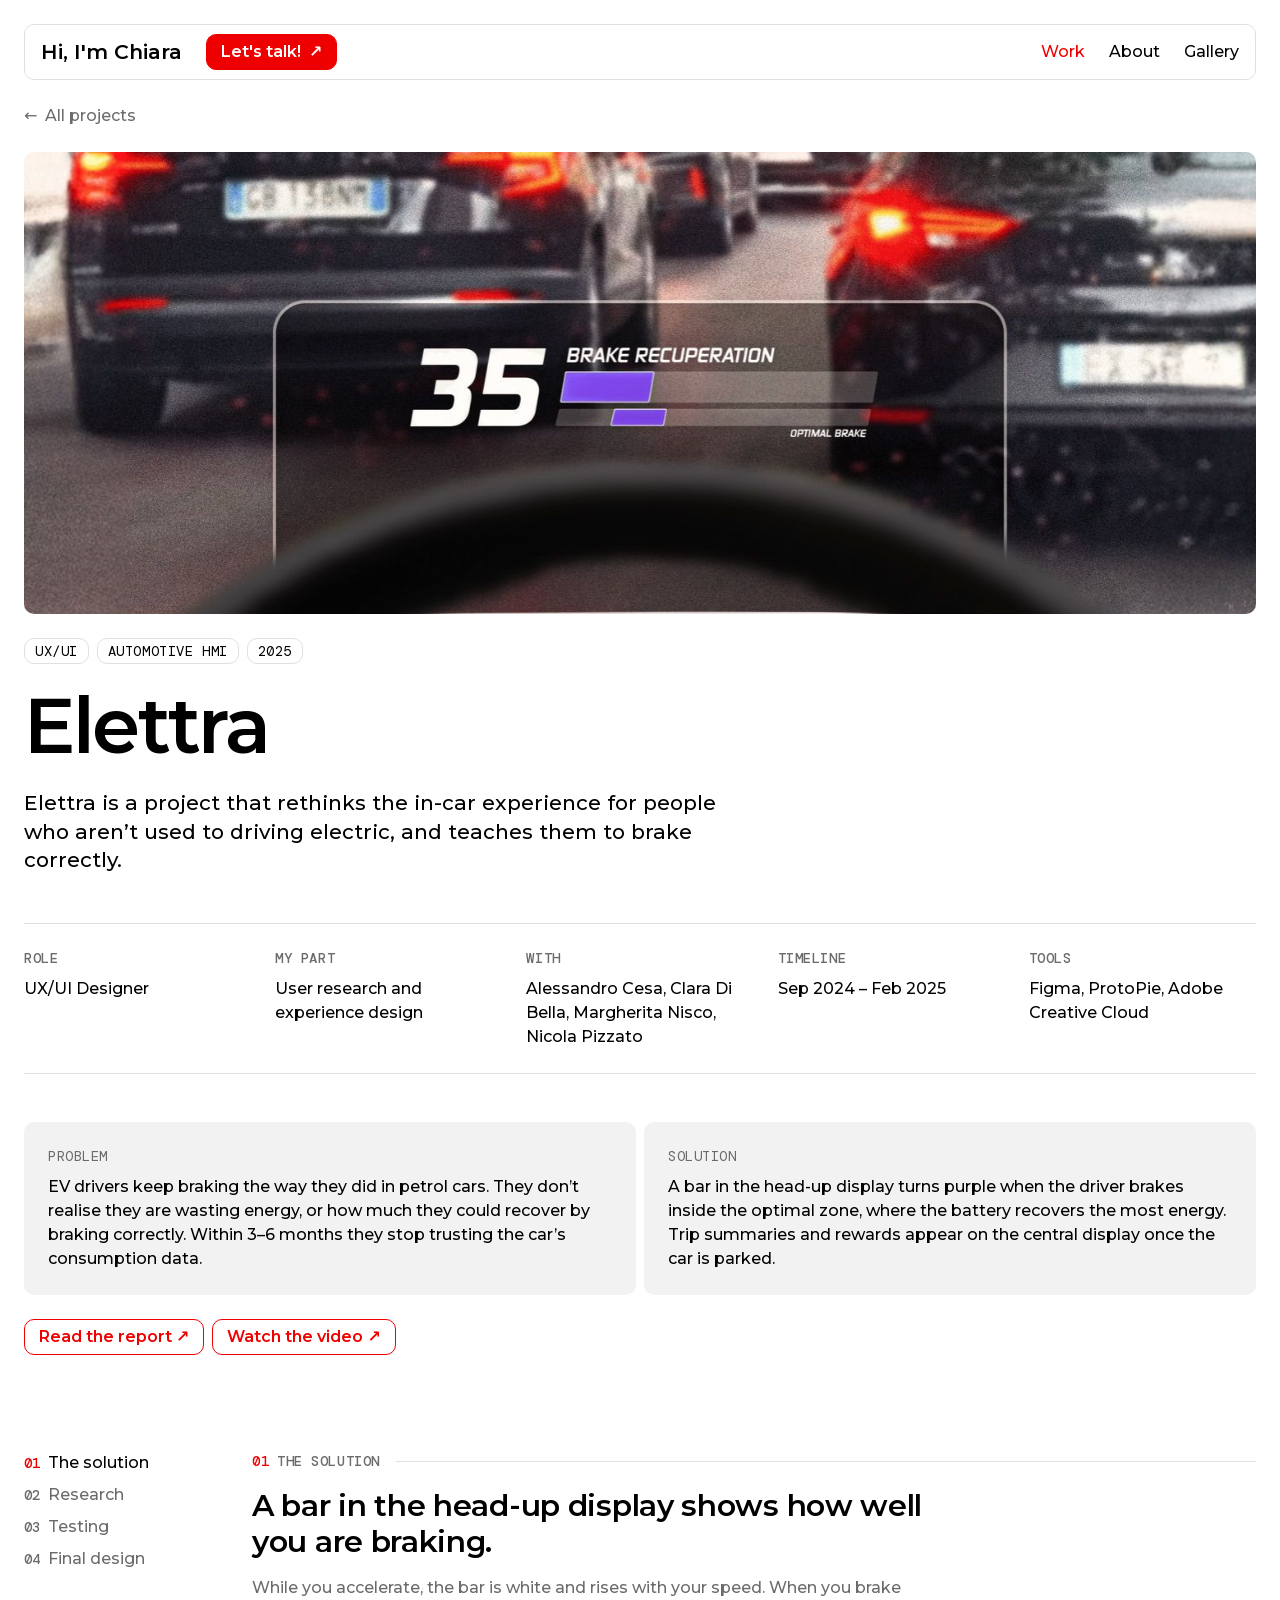
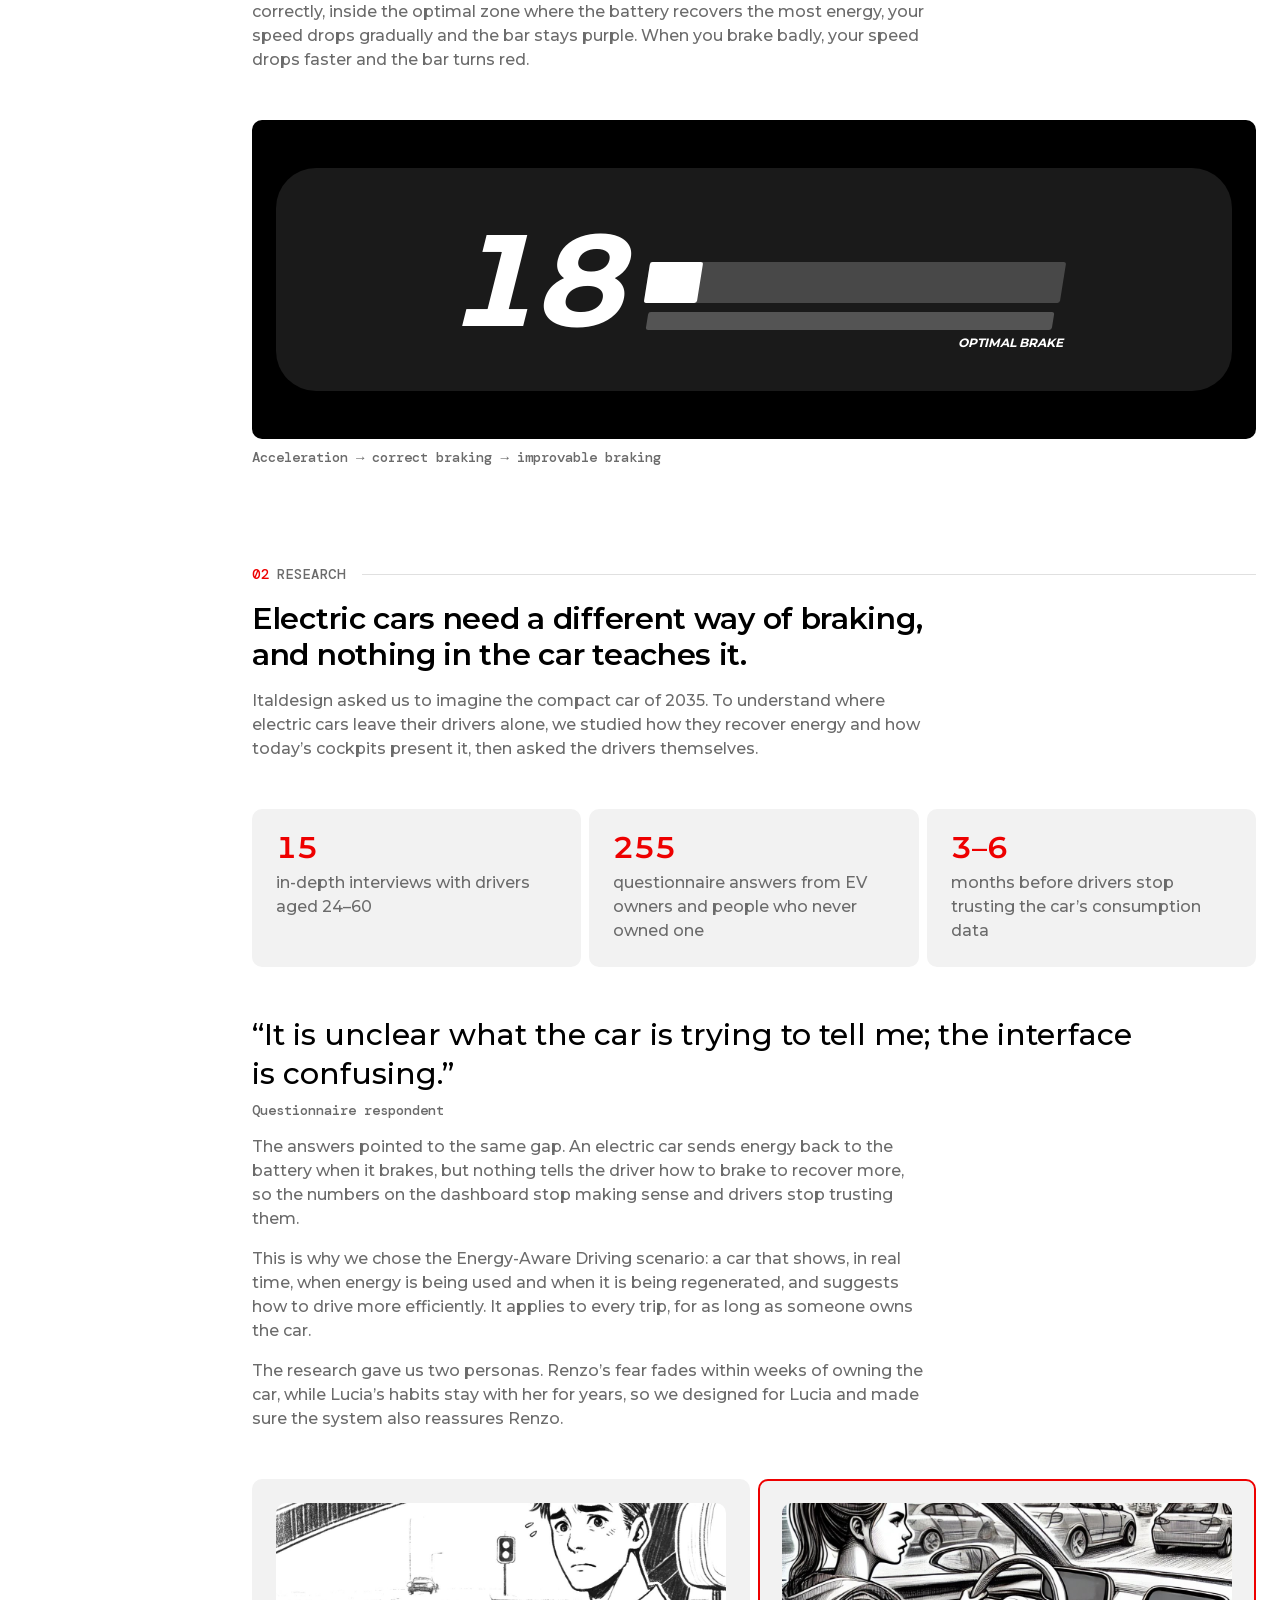
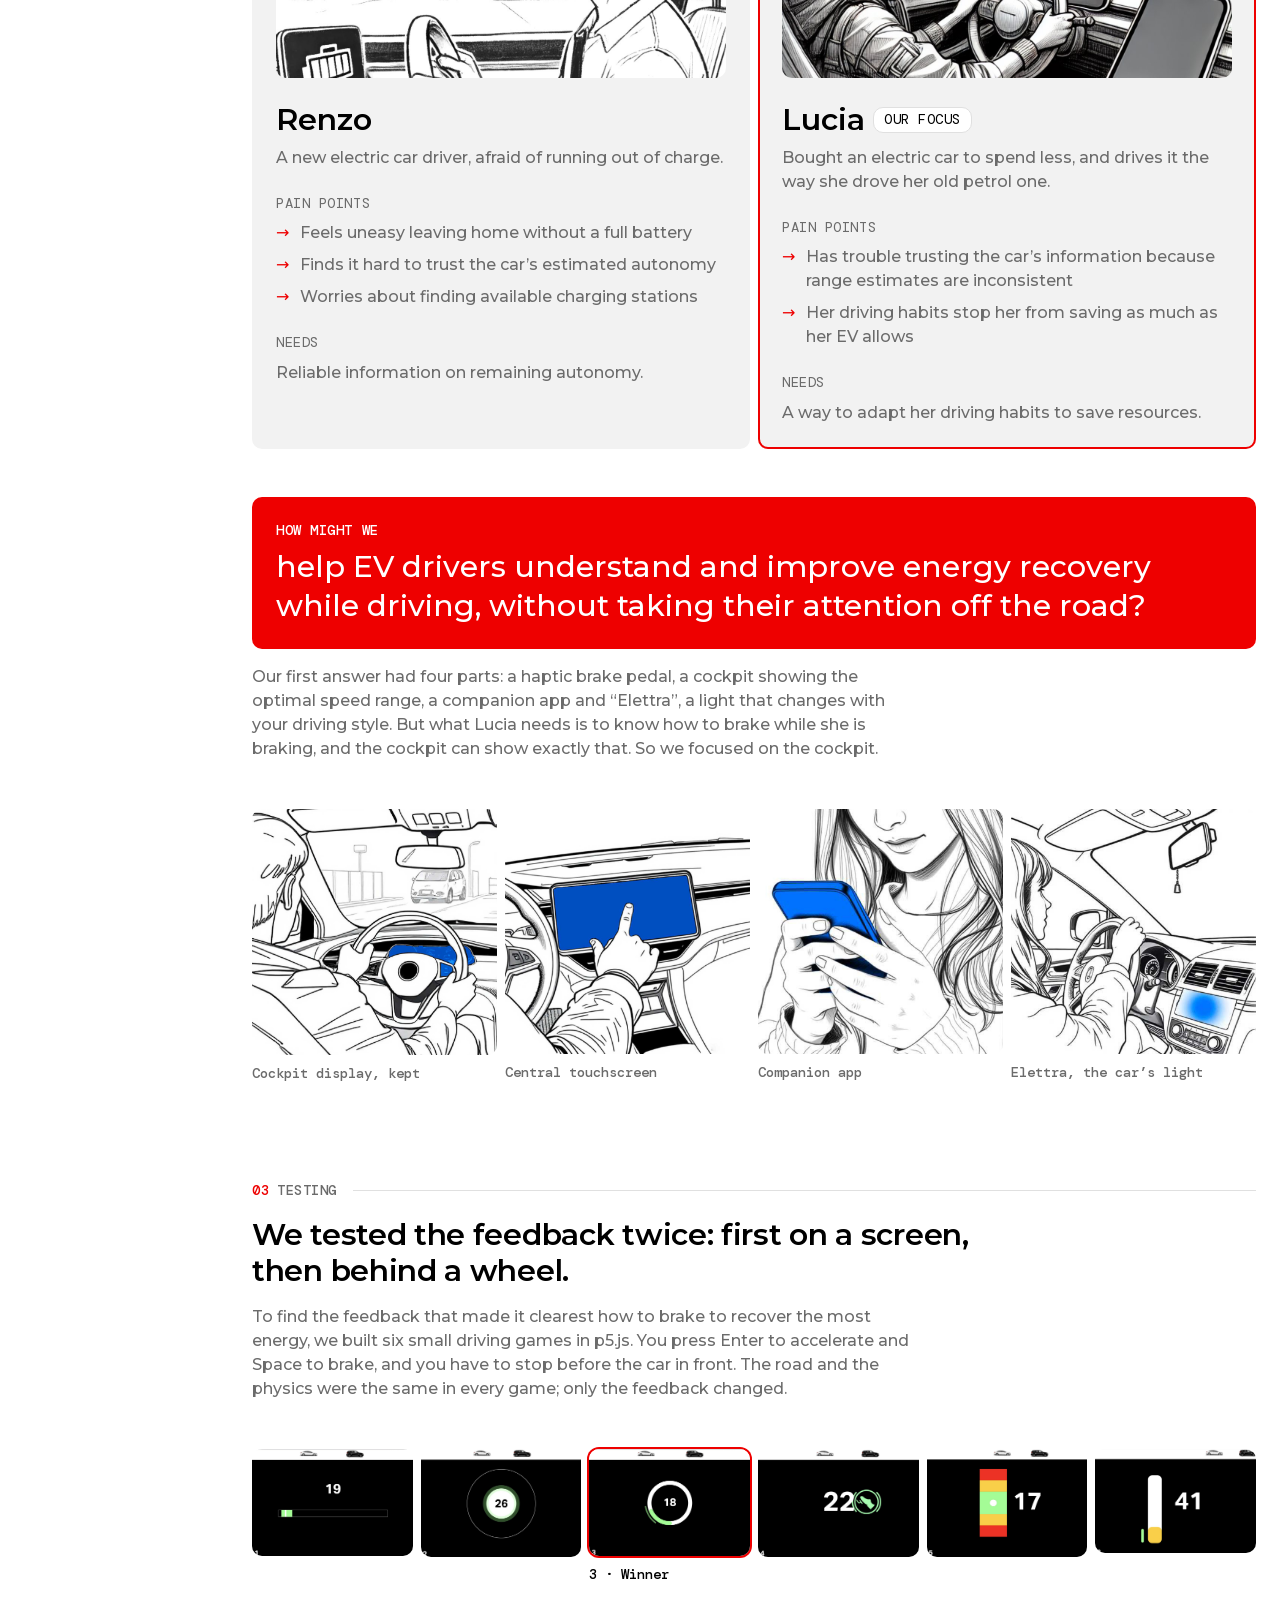
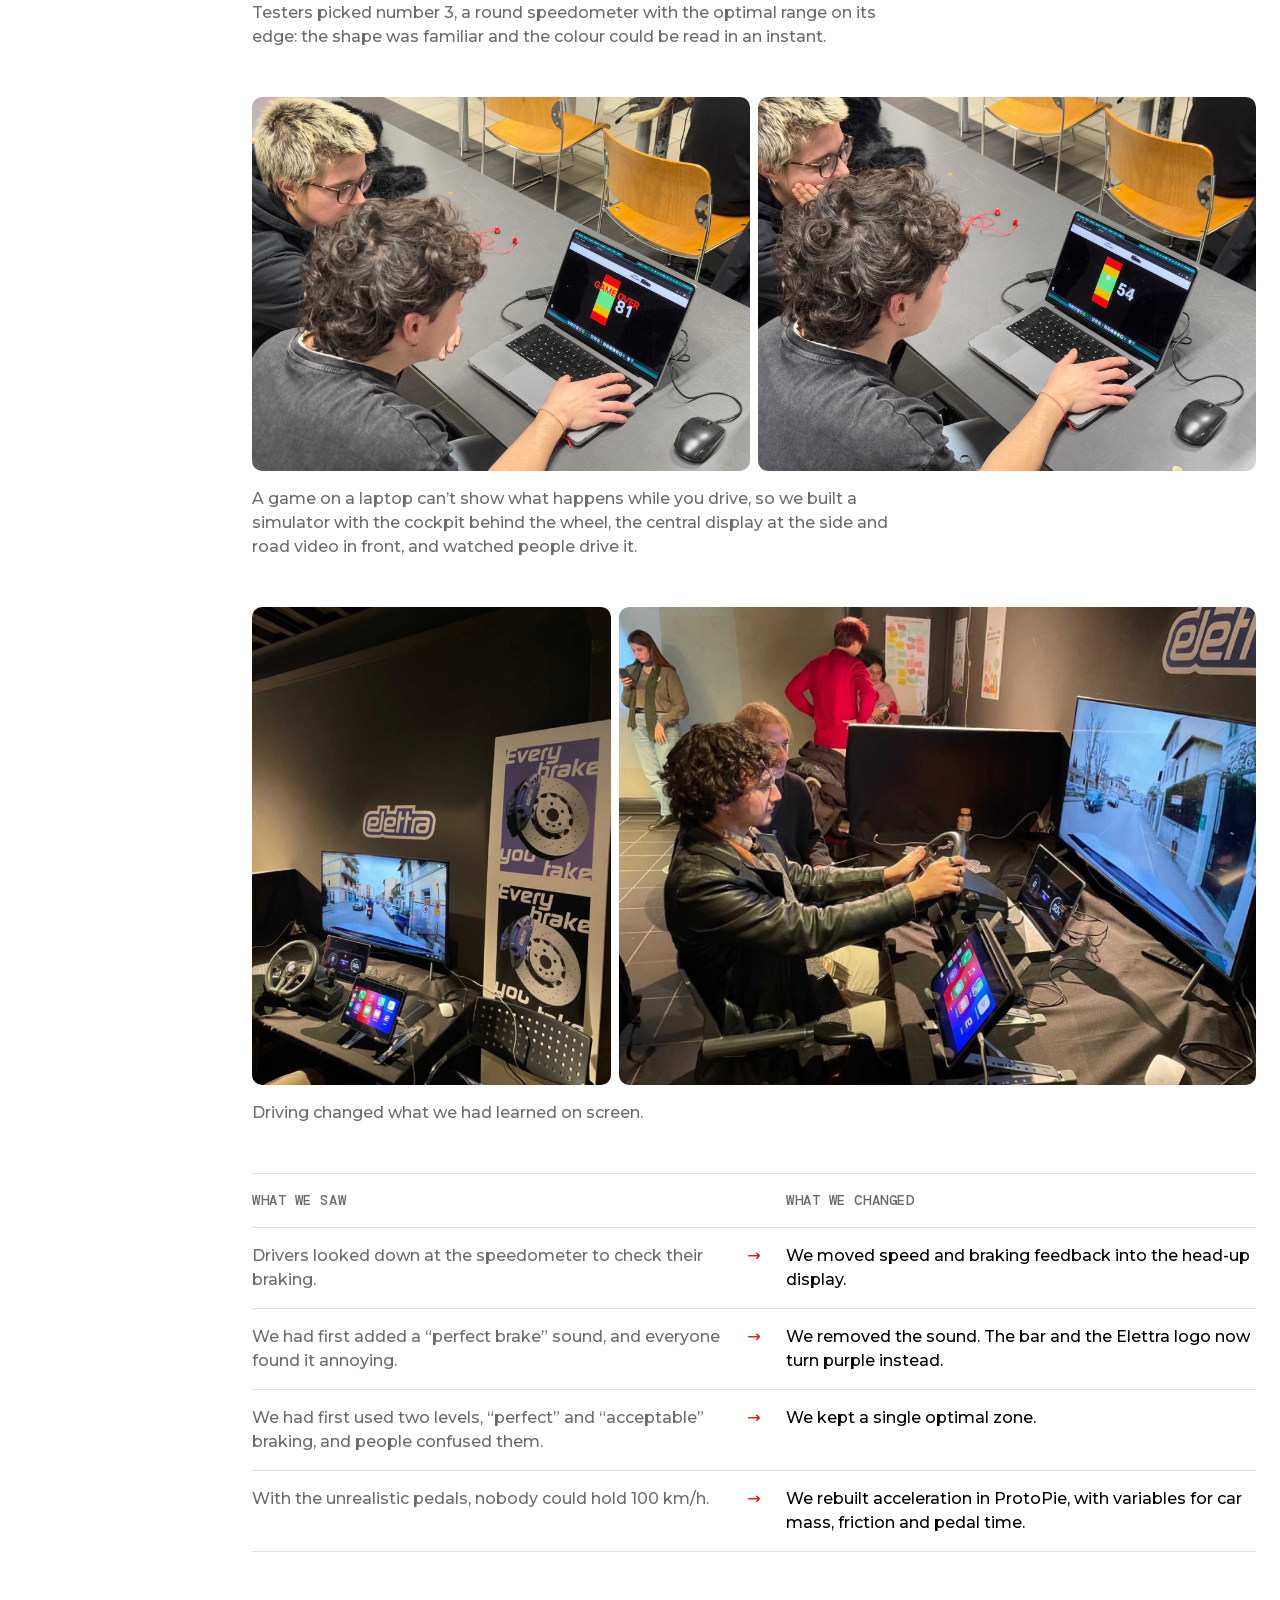
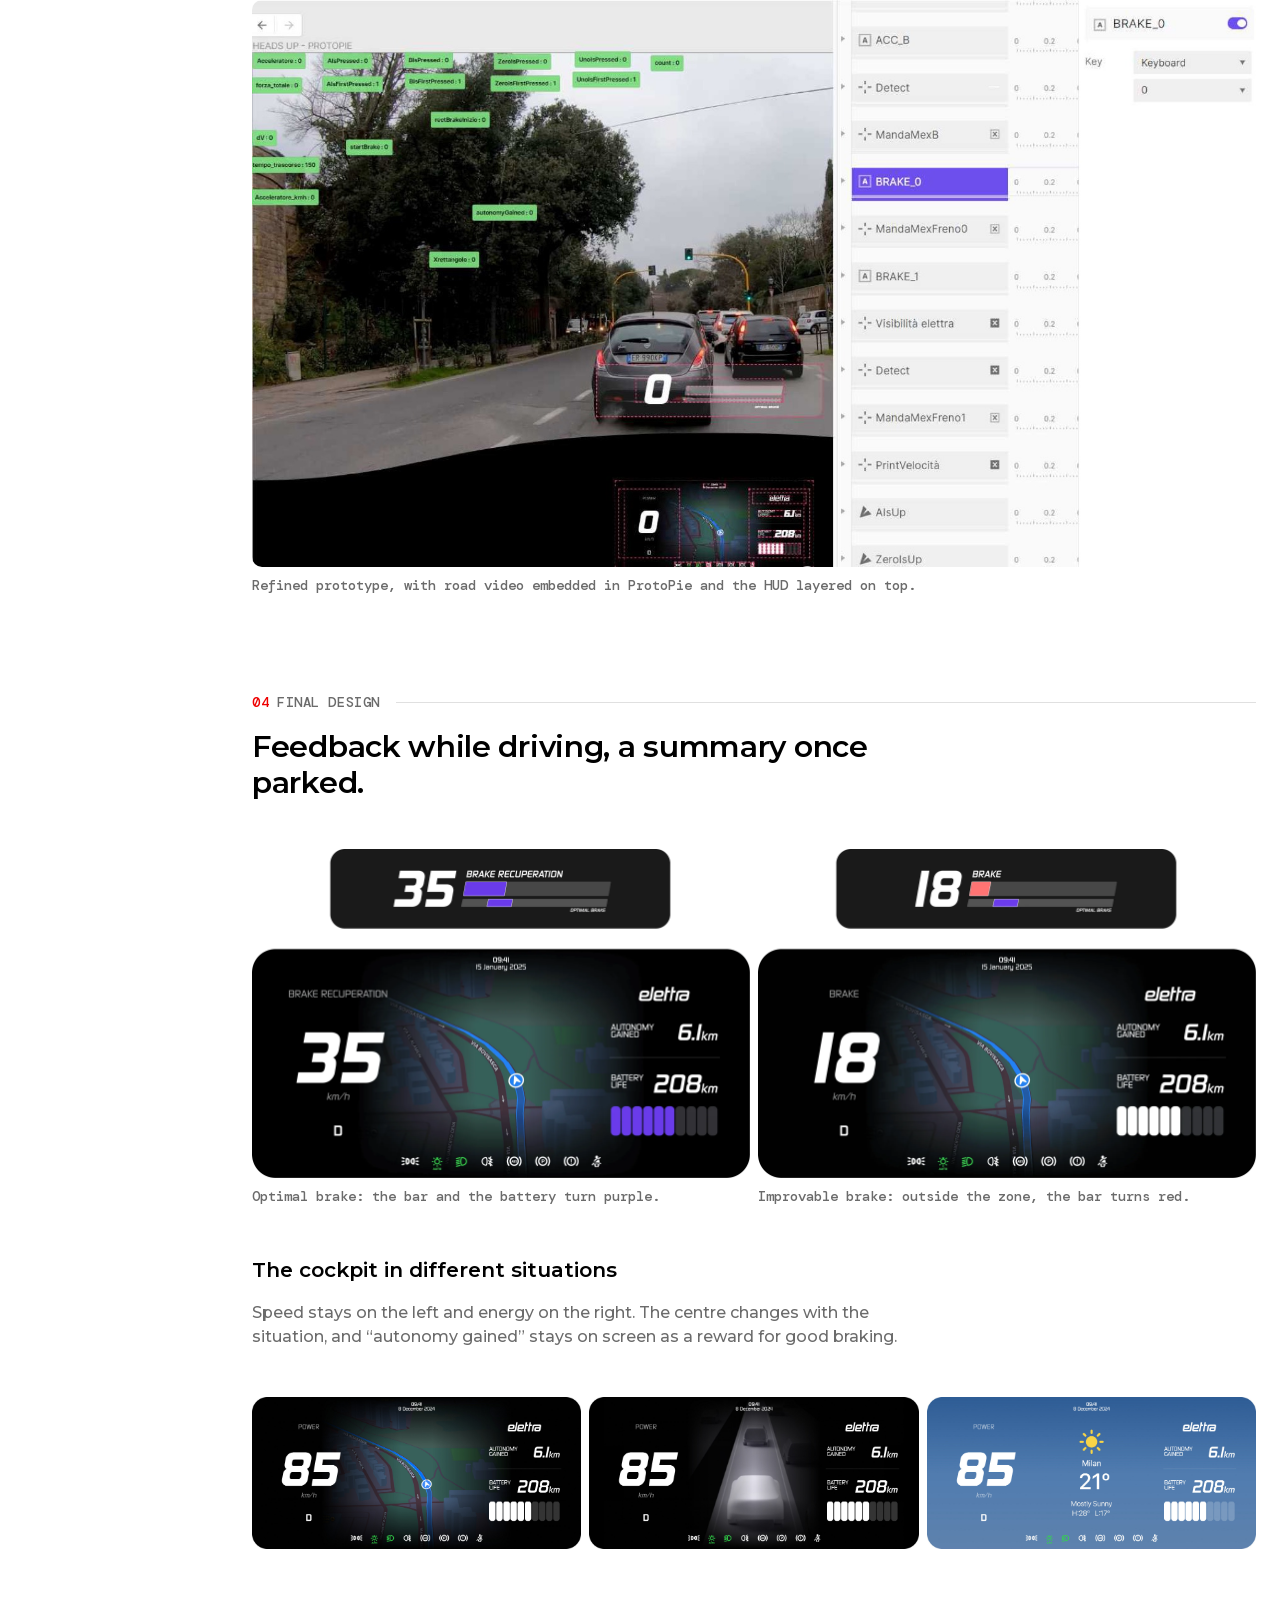
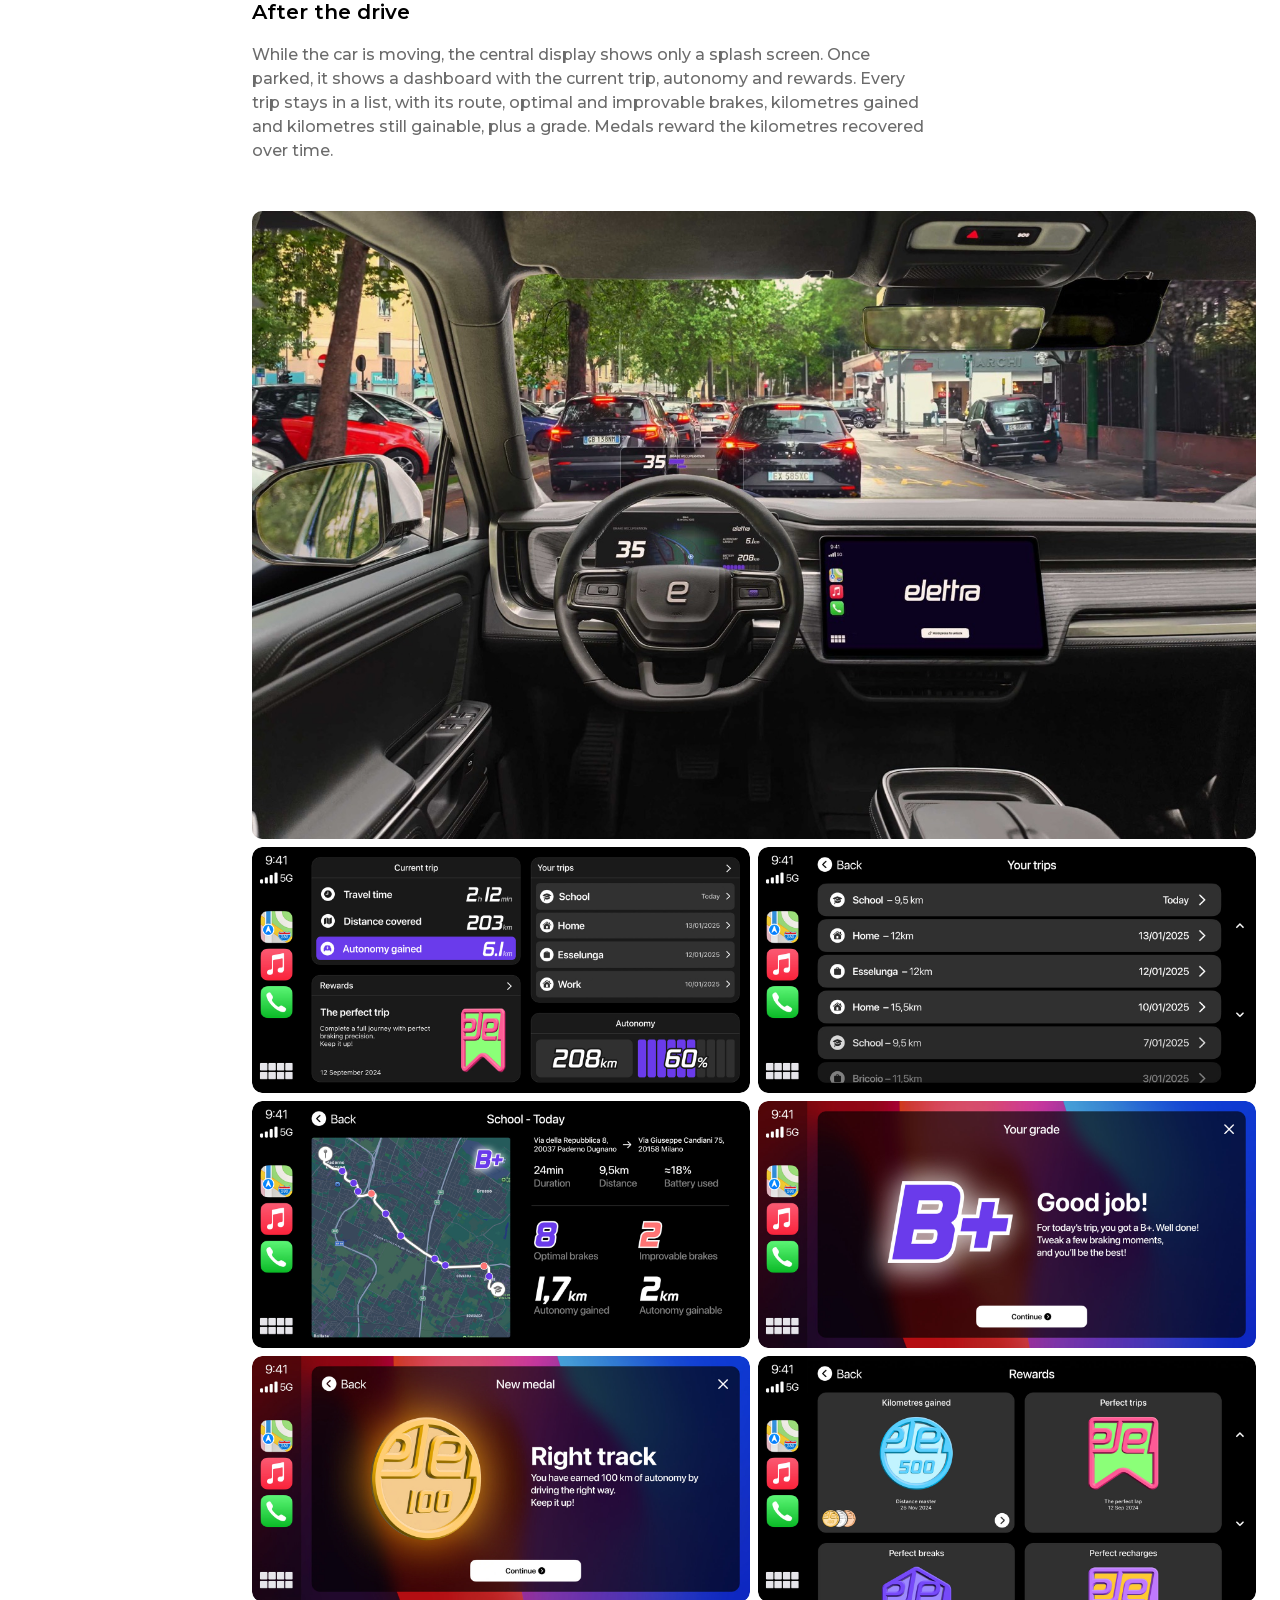
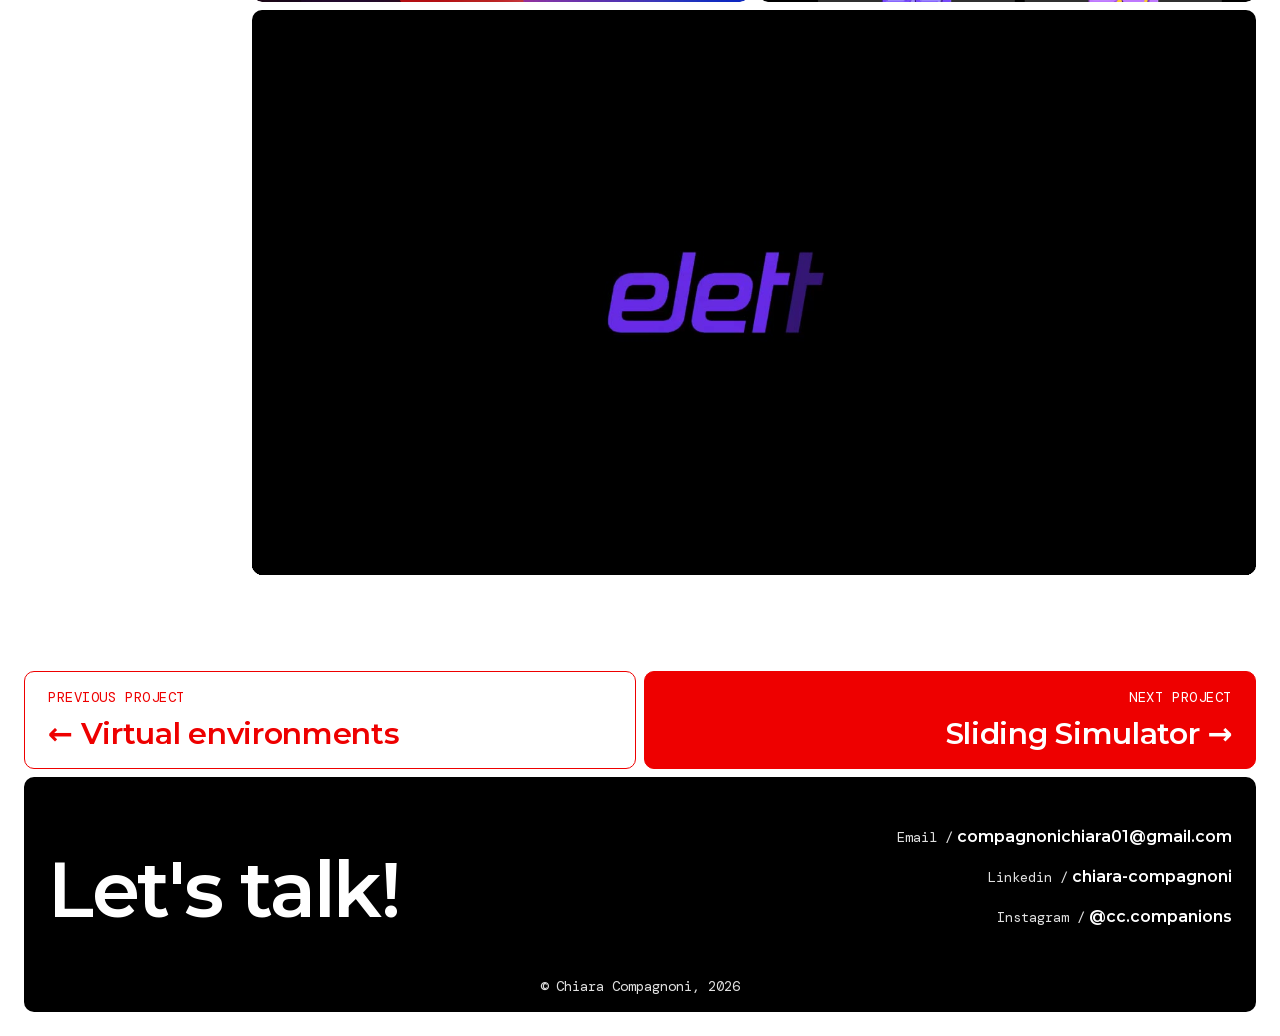
<file: elettra.html>
<!doctype html>
<html lang="en">
<head>
  <meta charset="utf-8">
  <meta name="viewport" content="width=device-width, initial-scale=1">
  <title>Elettra — Chiara Compagnoni</title>
  <meta name="description" content="Elettra: a project that rethinks the in-car experience for people who aren’t used to driving electric, and teaches them to brake correctly. UX/UI case study.">
  <meta property="og:type" content="website">
  <meta property="og:title" content="Elettra — Chiara Compagnoni">
  <meta property="og:description" content="Elettra: a project that rethinks the in-car experience for people who aren’t used to driving electric, and teaches them to brake correctly. UX/UI case study.">
  <meta property="og:url" content="https://chiaracompagnoni.com/elettra.html">
  <link rel="canonical" href="https://chiaracompagnoni.com/elettra.html">
  <meta property="og:image" content="https://chiaracompagnoni.com/assets/img/share/elettra.jpg">
  <meta property="og:image:width" content="1200">
  <meta property="og:image:height" content="630">
  <meta name="twitter:card" content="summary_large_image">
  <link rel="icon" href="assets/favicon.svg" type="image/svg+xml">
  <link rel="stylesheet" href="css/site.css?v=20261118a">
</head>
<body data-page="work" data-project="elettra" class="cs">
  <main id="main">
    <header class="cs-hero">
      <div class="cs-hero__first">
      <div class="cs-hero__media"><img src="assets/img/cover-elettra.jpg" alt="Elettra head-up display seen from the driver's seat" style="object-position:center 40%"></div>
      <div class="cs-hero__head">
        <div>
          <div class="cs-hero__tags tags"><span class="tag">UX/UI</span><span class="tag">Automotive HMI</span><span class="tag">2025</span></div>
          <h1>Elettra</h1>
          <p class="cs-hero__lead">Elettra is a project that rethinks the in-car experience for people who aren’t used to driving electric, and teaches them to brake correctly.</p>
        </div>
      </div>
      </div>

      <dl class="cs-facts">
        <div><dt>Role</dt><dd>UX/UI Designer</dd></div>
        <div><dt>My part</dt><dd>User research and experience design</dd></div>
        <div><dt>With</dt><dd>Alessandro Cesa, Clara Di Bella, Margherita Nisco, Nicola Pizzato</dd></div>
        <div><dt>Timeline</dt><dd>Sep 2024 – Feb 2025</dd></div>
        <div><dt>Tools</dt><dd>Figma, ProtoPie, Adobe Creative Cloud</dd></div>
      </dl>

      <div class="cs-tldr">
        <div><h2>Problem</h2><p>EV drivers keep braking the way they did in petrol cars. They don’t realise they are wasting energy, or how much they could recover by braking correctly. Within 3–6 months they stop trusting the car’s consumption data.</p></div>
        <div><h2>Solution</h2><p>A bar in the head-up display turns purple when the driver brakes inside the optimal zone, where the battery recovers the most energy. Trip summaries and rewards appear on the central display once the car is parked.</p></div>
      </div>
      <p class="cs-links"><a class="btn" href="assets/elettra-report.pdf" target="_blank" rel="noopener">Read the report ↗</a><a class="btn" href="https://www.linkedin.com/feed/update/urn:li:activity:7315018094723137538/" target="_blank" rel="noopener">Watch the video ↗</a></p>
    </header>

    <div class="cs-layout">
      <nav class="cs-toc" aria-label="Case study sections"></nav>
      <div class="cs-body">

        <section class="cs-section" id="solution" data-toc="The solution">
          <p class="cs-eyebrow">The solution</p>
          <h2 class="cs-h2">A bar in the head-up display shows how well you are braking.</h2>
          <p class="cs-text">While you accelerate, the bar is white and rises with your speed. When you brake correctly, inside the optimal zone where the battery recovers the most energy, your speed drops gradually and the bar stays purple. When you brake badly, your speed drops faster and the bar turns red.</p>
          <figure class="cs-figure">
            <div class="hud" data-state="power" role="img" aria-label="Animated head-up display: acceleration, then correct braking, then improvable braking">
              <div class="hud__glass">
                <span class="hud__speed">0</span>
                <div class="hud__data">
                  <span class="hud__label">Power</span>
                  <div class="hud__track"><i class="hud__bar"></i></div>
                  <div class="hud__track hud__track--thin"><i class="hud__optimal"></i></div>
                  <span class="hud__hint">Optimal brake</span>
                </div>
              </div>
            </div>
            <figcaption>Acceleration → correct braking → improvable braking</figcaption>
          </figure>
        </section>

        <section class="cs-section" id="research" data-toc="Research">
          <p class="cs-eyebrow">Research</p>
          <h2 class="cs-h2">Electric cars need a different way of braking, and nothing in the car teaches it.</h2>
          <p class="cs-text">Italdesign asked us to imagine the compact car of 2035. To understand where electric cars leave their drivers alone, we studied how they recover energy and how today’s cockpits present it, then asked the drivers themselves.</p>
          <div class="cs-stats cs-stats--stack">
            <div><strong>15</strong><span>in-depth interviews with drivers aged 24–60</span></div>
            <div><strong>255</strong><span>questionnaire answers from EV owners and people who never owned one</span></div>
            <div><strong>3–6</strong><span>months before drivers stop trusting the car’s consumption data</span></div>
          </div>
          <blockquote class="cs-quote">“It is unclear what the car is trying to tell me; the interface is confusing.”<cite>Questionnaire respondent</cite></blockquote>
          <p class="cs-text">The answers pointed to the same gap. An electric car sends energy back to the battery when it brakes, but nothing tells the driver how to brake to recover more, so the numbers on the dashboard stop making sense and drivers stop trusting them.</p>
          <p class="cs-text">This is why we chose the Energy-Aware Driving scenario: a car that shows, in real time, when energy is being used and when it is being regenerated, and suggests how to drive more efficiently. It applies to every trip, for as long as someone owns the car.</p>
          <p class="cs-text">The research gave us two personas. Renzo’s fear fades within weeks of owning the car, while Lucia’s habits stay with her for years, so we designed for Lucia and made sure the system also reassures Renzo.</p>
          <div class="cs-persona">
            <div class="cs-persona__card">
              <img src="assets/img/elettra/persona-renzo.jpg" alt="Illustration of Renzo looking worried at the wheel, with a low-battery icon on the display" loading="lazy">
              <h4>Renzo</h4>
              <p>A new electric car driver, afraid of running out of charge.</p>
              <span class="label">Pain points</span>
              <ul class="cs-list">
                <li>Feels uneasy leaving home without a full battery</li>
                <li>Finds it hard to trust the car’s estimated autonomy</li>
                <li>Worries about finding available charging stations</li>
              </ul>
              <span class="label">Needs</span>
              <p>Reliable information on remaining autonomy.</p>
            </div>
            <div class="cs-persona__card cs-persona__card--focus">
              <img src="assets/img/elettra/persona-lucia.jpg" alt="Illustration of Lucia driving in traffic" loading="lazy">
              <h4>Lucia <span class="tag">Our focus</span></h4>
              <p>Bought an electric car to spend less, and drives it the way she drove her old petrol one.</p>
              <span class="label">Pain points</span>
              <ul class="cs-list">
                <li>Has trouble trusting the car’s information because range estimates are inconsistent</li>
                <li>Her driving habits stop her from saving as much as her EV allows</li>
              </ul>
              <span class="label">Needs</span>
              <p>A way to adapt her driving habits to save resources.</p>
            </div>
          </div>
          <p class="cs-hmw"><small>How might we</small>help EV drivers understand and improve energy recovery while driving, without taking their attention off the road?</p>
          <p class="cs-text">Our first answer had four parts: a haptic brake pedal, a cockpit showing the optimal speed range, a companion app and “Elettra”, a light that changes with your driving style. But what Lucia needs is to know how to brake while she is braking, and the cockpit can show exactly that. So we focused on the cockpit.</p>
          <div class="cs-grid cs-grid--4" data-no-zoom>
            <figure><img src="assets/img/elettra/story-1.jpg" alt="Storyboard sketch: cockpit" loading="lazy"><figcaption>Cockpit display, kept</figcaption></figure>
            <figure><img src="assets/img/elettra/story-2.jpg" alt="Storyboard sketch: central touchscreen" loading="lazy"><figcaption>Central touchscreen</figcaption></figure>
            <figure><img src="assets/img/elettra/story-3.jpg" alt="Storyboard sketch: smartphone app" loading="lazy"><figcaption>Companion app</figcaption></figure>
            <figure><img src="assets/img/elettra/story-4.jpg" alt="Storyboard sketch: Elettra light" loading="lazy"><figcaption>Elettra, the car’s light</figcaption></figure>
          </div>
        </section>

        <section class="cs-section" id="testing" data-toc="Testing">
          <p class="cs-eyebrow">Testing</p>
          <h2 class="cs-h2">We tested the feedback twice: first on a screen, then behind a wheel.</h2>
          <p class="cs-text">To find the feedback that made it clearest how to brake to recover the most energy, we built six small driving games in p5.js. You press Enter to accelerate and Space to brake, and you have to stop before the car in front. The road and the physics were the same in every game; only the feedback changed.</p>
          <div class="cs-grid cs-grid--6" data-no-zoom>
            <figure><img src="assets/img/elettra/display-1.jpg" alt="Visualisation 1: horizontal bar" loading="lazy"></figure>
            <figure><img src="assets/img/elettra/display-2.jpg" alt="Visualisation 2: target circle" loading="lazy"></figure>
            <figure class="is-win"><img src="assets/img/elettra/display-3.jpg" alt="Visualisation 3: circular range" loading="lazy"><figcaption>3 · Winner</figcaption></figure>
            <figure><img src="assets/img/elettra/display-4.jpg" alt="Visualisation 4: icon" loading="lazy"></figure>
            <figure><img src="assets/img/elettra/display-5.jpg" alt="Visualisation 5: traffic-light bar" loading="lazy"></figure>
            <figure><img src="assets/img/elettra/display-6.jpg" alt="Visualisation 6: vertical bar" loading="lazy"></figure>
          </div>
          <p class="cs-text">Testers picked number 3, a round speedometer with the optimal range on its edge: the shape was familiar and the colour could be read in an instant.</p>
          <div class="cs-grid cs-grid--2" data-no-zoom>
            <figure><img src="assets/img/elettra/test-p5-1.jpg" alt="A tester playing the p5.js braking simulations" loading="lazy"></figure>
            <figure><img src="assets/img/elettra/test-p5-2.jpg" alt="A tester braking in the traffic-light visualisation" loading="lazy"></figure>
          </div>
          <p class="cs-text">A game on a laptop can’t show what happens while you drive, so we built a simulator with the cockpit behind the wheel, the central display at the side and road video in front, and watched people drive it.</p>
          <div class="cs-grid cs-row">
            <figure style="flex:3"><img src="assets/img/elettra/madness-setup.jpg" alt="Driving simulator setup" loading="lazy"></figure>
            <figure style="flex:5.333"><img src="assets/img/elettra/madness-test.jpg" alt="A person testing the simulator" loading="lazy"></figure>
          </div>
          <p class="cs-text">Driving changed what we had learned on screen.</p>
          <div class="cs-iter">
            <div class="cs-iter__head"><p>What we saw</p><p>What we changed</p></div>
            <div><p>Drivers looked down at the speedometer to check their braking.</p><p>We moved speed and braking feedback into the head-up display.</p></div>
            <div><p>We had first added a “perfect brake” sound, and everyone found it annoying.</p><p>We removed the sound. The bar and the Elettra logo now turn purple instead.</p></div>
            <div><p>We had first used two levels, “perfect” and “acceptable” braking, and people confused them.</p><p>We kept a single optimal zone.</p></div>
            <div><p>With the unrealistic pedals, nobody could hold 100 km/h.</p><p>We rebuilt acceleration in ProtoPie, with variables for car mass, friction and pedal time.</p></div>
          </div>
          <figure class="cs-figure"><img src="assets/img/elettra/protopie.jpg" alt="ProtoPie prototype with road video and head-up display" loading="lazy"><figcaption>Refined prototype, with road video embedded in ProtoPie and the HUD layered on top.</figcaption></figure>
        </section>

        <section class="cs-section" id="final" data-toc="Final design">
          <p class="cs-eyebrow">Final design</p>
          <h2 class="cs-h2">Feedback while driving, a summary once parked.</h2>
          <div class="cs-grid cs-grid--2">
            <figure><img src="assets/img/elettra-optimal.webp" alt="Cockpit with optimal brake recuperation" loading="lazy"><figcaption>Optimal brake: the bar and the battery turn purple.</figcaption></figure>
            <figure><img src="assets/img/elettra-improvable.webp" alt="Cockpit with improvable brake" loading="lazy"><figcaption>Improvable brake: outside the zone, the bar turns red.</figcaption></figure>
          </div>
          <h3 class="cs-h3">The cockpit in different situations</h3>
          <p class="cs-text">Speed stays on the left and energy on the right. The centre changes with the situation, and “autonomy gained” stays on screen as a reward for good braking.</p>
          <div class="cs-grid cs-grid--3">
            <figure><img src="assets/img/elettra/cockpit-maps.jpg" alt="Cockpit with navigation map in the centre" loading="lazy"></figure>
            <figure><img src="assets/img/elettra/cockpit-adas.jpg" alt="Cockpit with driver-assistance view of the lane and cars ahead" loading="lazy"></figure>
            <figure><img src="assets/img/elettra/cockpit-weather.jpg" alt="Cockpit with weather in the centre" loading="lazy"></figure>
          </div>

          <h3 class="cs-h3">After the drive</h3>
          <p class="cs-text">While the car is moving, the central display shows only a splash screen. Once parked, it shows a dashboard with the current trip, autonomy and rewards. Every trip stays in a list, with its route, optimal and improvable brakes, kilometres gained and kilometres still gainable, plus a grade. Medals reward the kilometres recovered over time.</p>
          <figure class="cs-figure"><img src="assets/img/elettra/hud-car.jpg" alt="Elettra head-up display inside the car" loading="lazy"></figure>
          <div class="cs-grid cs-grid--2">
            <figure><img src="assets/img/elettra/after-dashboard.jpg" alt="Central display dashboard with current trip, your trips, rewards and autonomy" loading="lazy"></figure>
            <figure><img src="assets/img/elettra/after-trips.jpg" alt="Central display list of past trips" loading="lazy"></figure>
            <figure><img src="assets/img/elettra/after-trip.jpg" alt="Trip summary with route map, grade, 8 optimal brakes, 2 improvable brakes and kilometres gained" loading="lazy"></figure>
            <figure><img src="assets/img/elettra/after-grade.jpg" alt="End-of-trip screen with a B+ grade" loading="lazy"></figure>
            <figure><img src="assets/img/elettra/after-medal.jpg" alt="New medal screen: Right track, 100 km of autonomy earned" loading="lazy"></figure>
            <figure><img src="assets/img/elettra/after-rewards.jpg" alt="Rewards screen with medal categories" loading="lazy"></figure>
          </div>
          <figure class="cs-figure"><video src="assets/video/elettra.mp4" poster="assets/img/elettra-poster.jpg" controls playsinline preload="metadata"></video></figure>
        </section>
      </div>
    </div>
  </main>
  <script src="js/main.js?v=20261118a"></script>
</body>
</html>
</file>
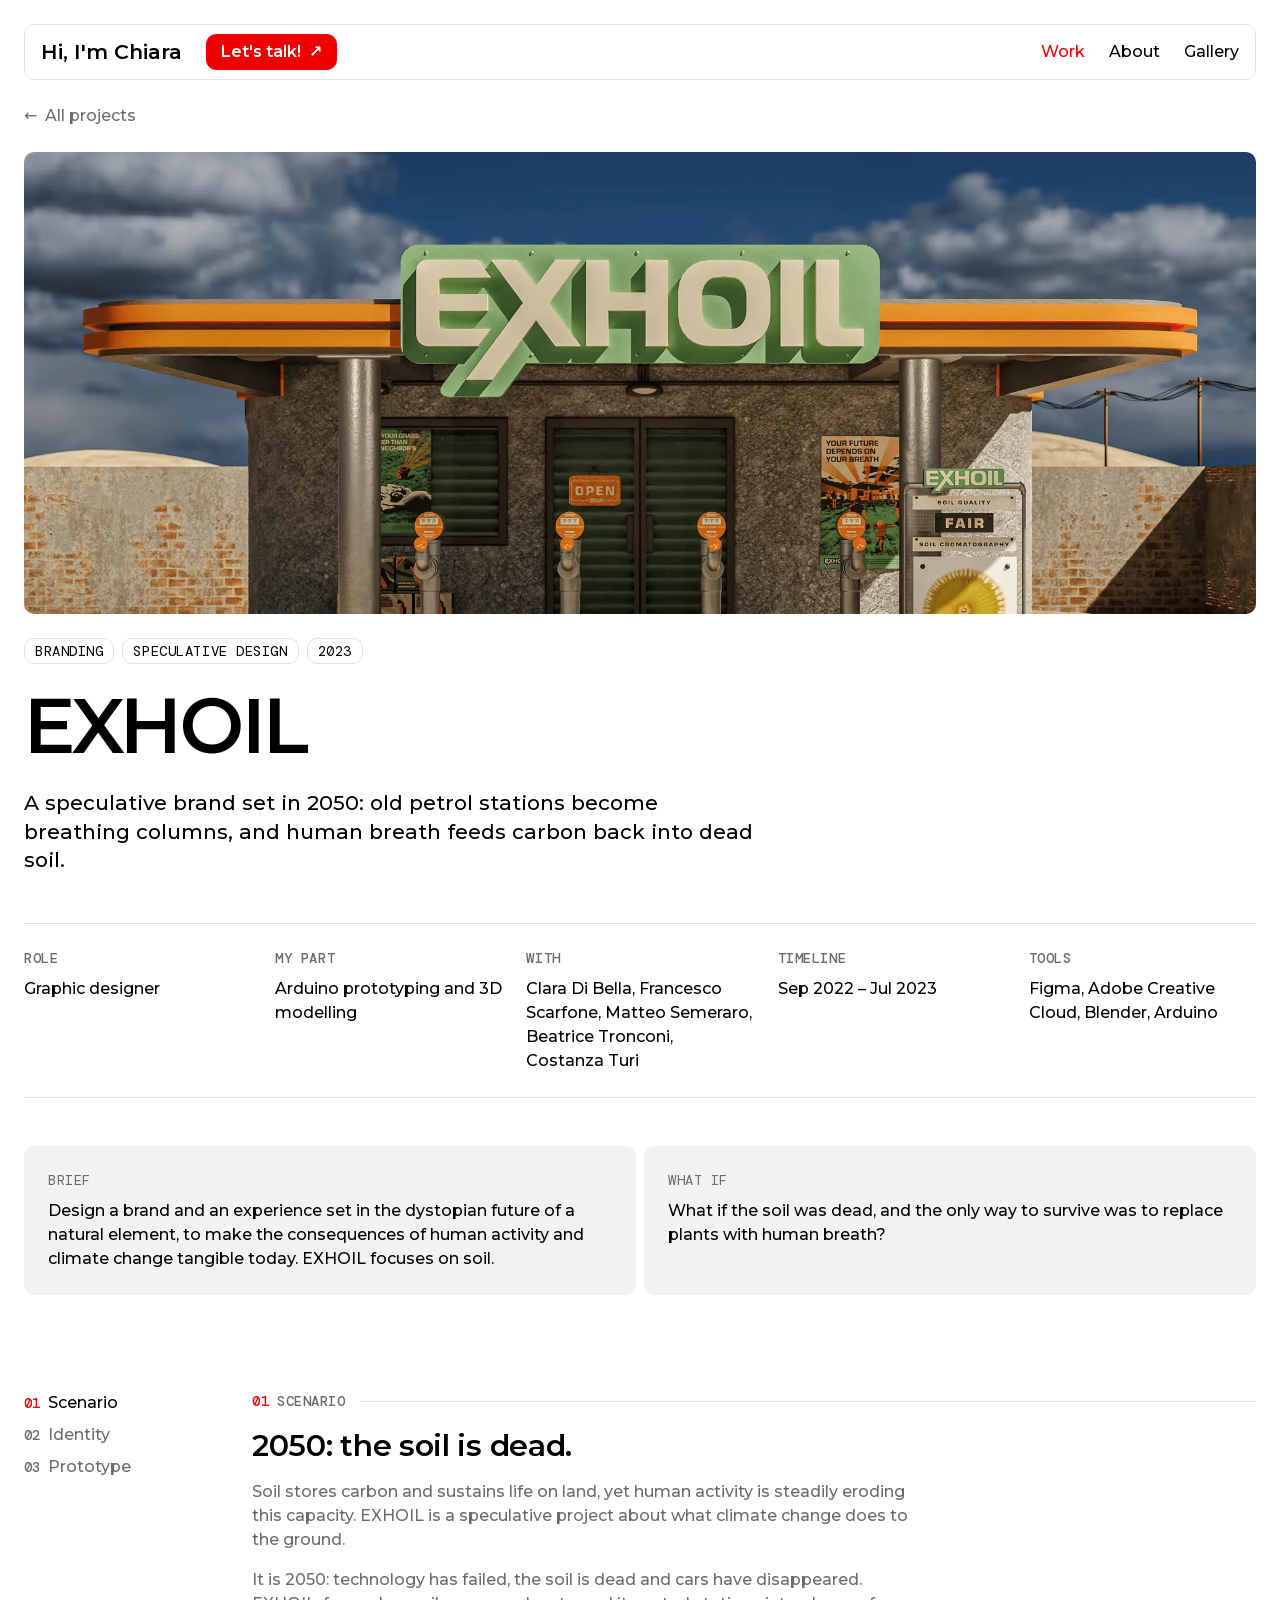
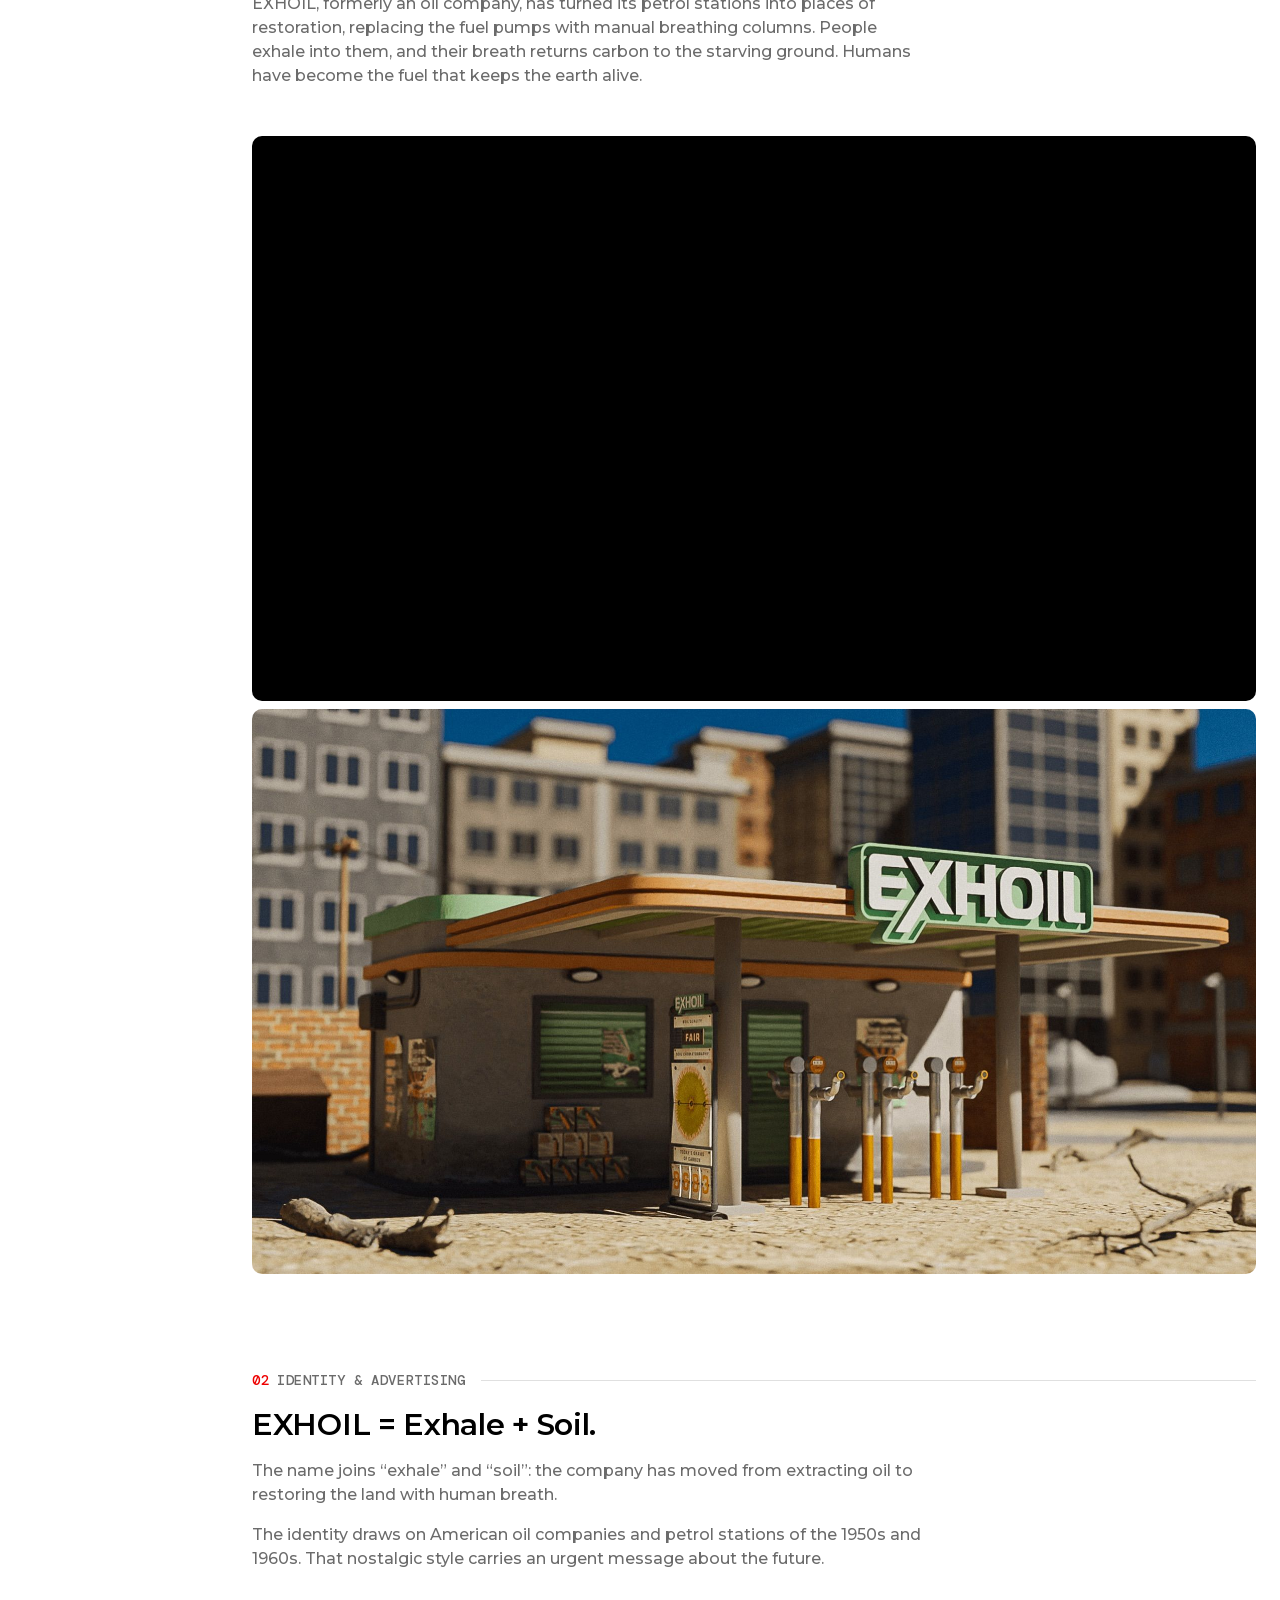
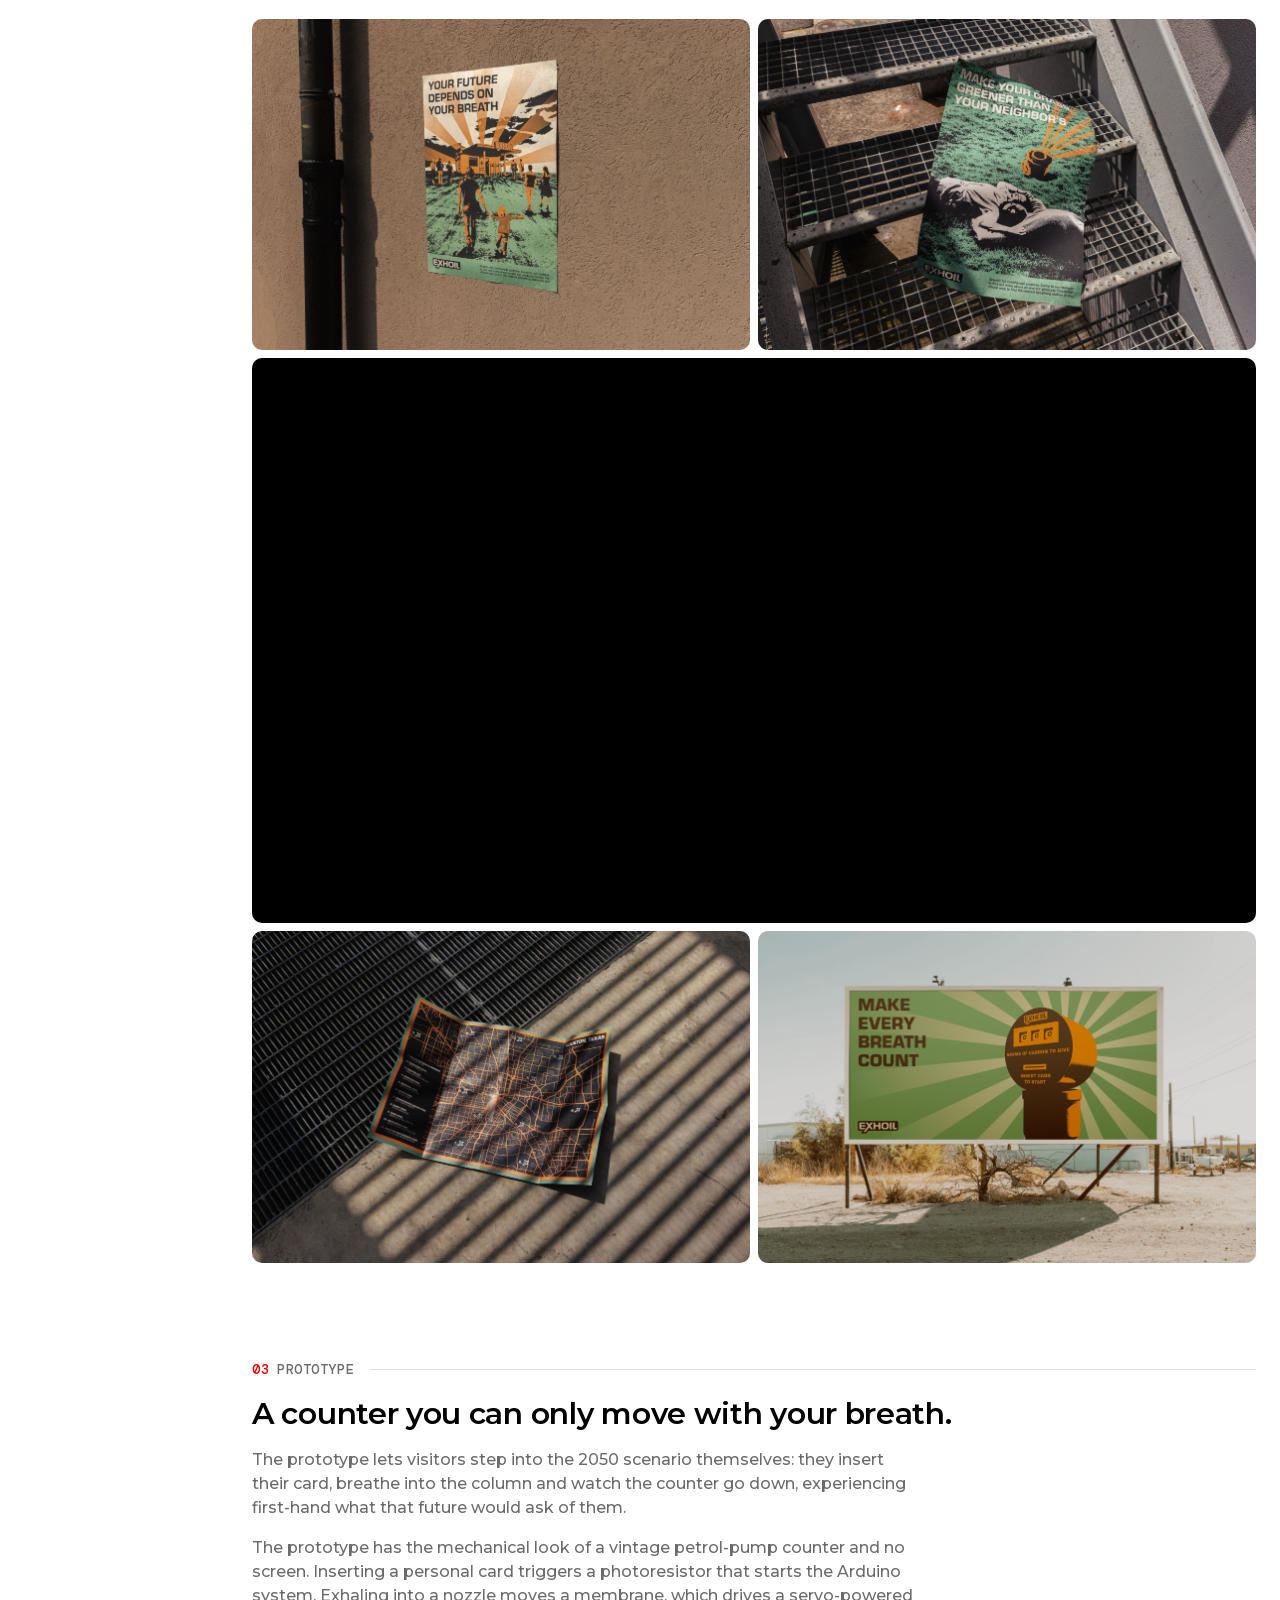
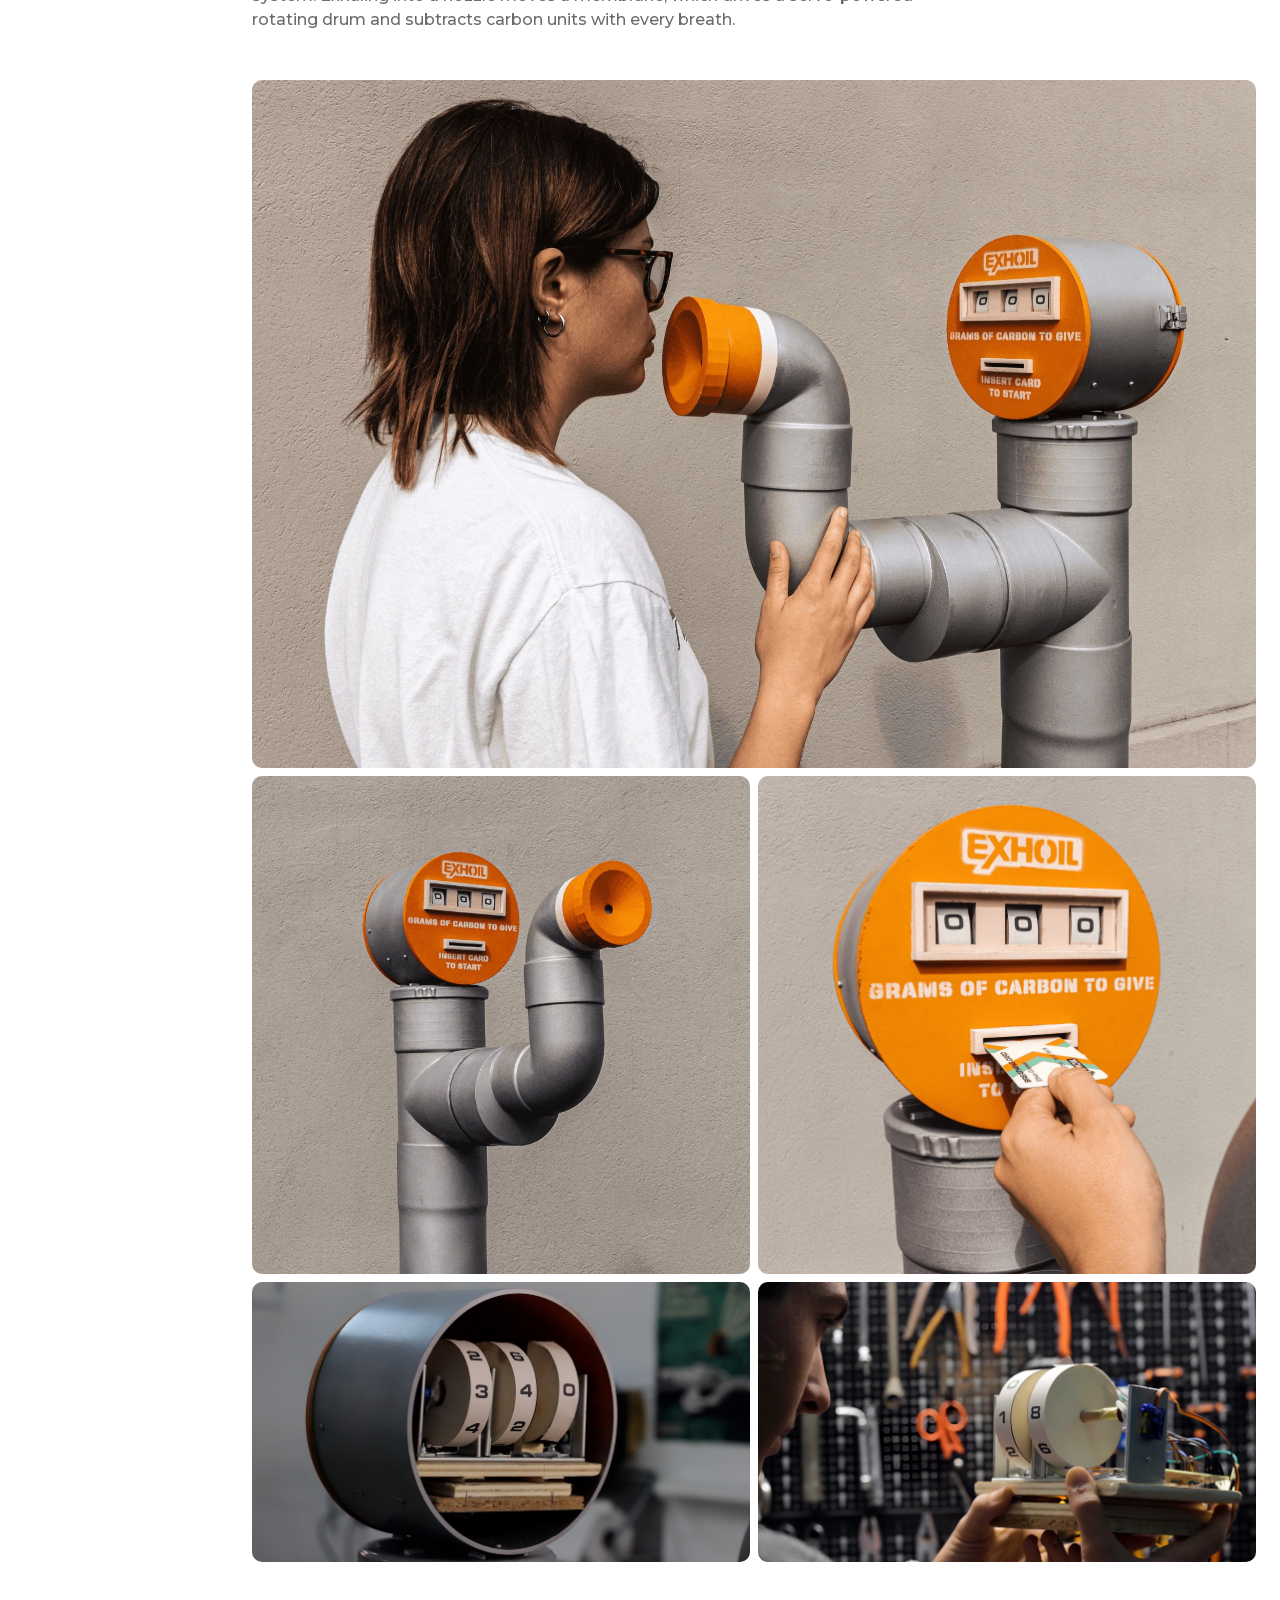
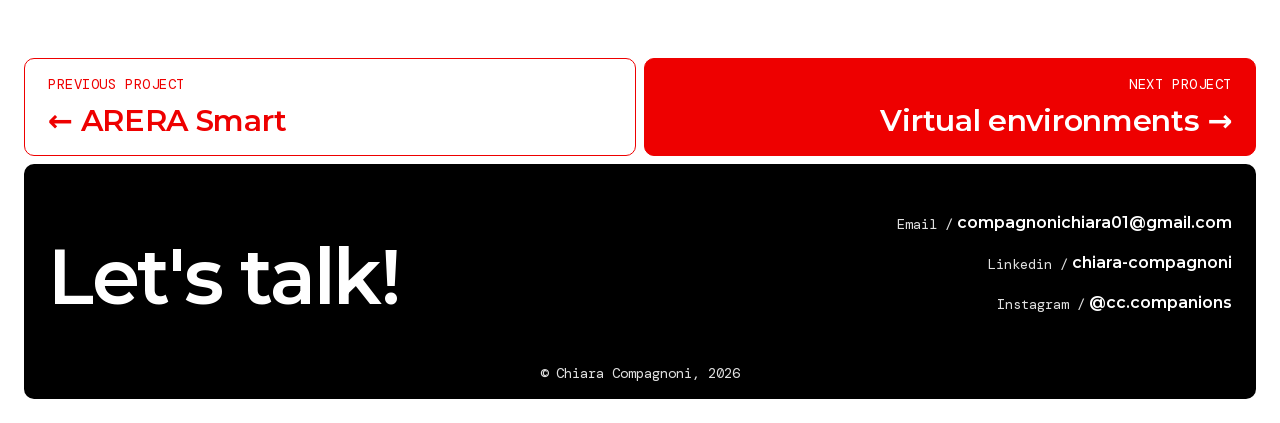
<file: exhoil.html>
<!doctype html>
<html lang="en">
<head>
  <meta charset="utf-8">
  <meta name="viewport" content="width=device-width, initial-scale=1">
  <title>EXHOIL — Chiara Compagnoni</title>
  <meta name="description" content="EXHOIL: a speculative branding project about climate change and soil, with a breath-powered physical prototype.">
  <meta property="og:type" content="website">
  <meta property="og:title" content="EXHOIL — Chiara Compagnoni">
  <meta property="og:description" content="EXHOIL: a speculative branding project about climate change and soil, with a breath-powered physical prototype.">
  <meta property="og:url" content="https://chiaracompagnoni.com/exhoil.html">
  <link rel="canonical" href="https://chiaracompagnoni.com/exhoil.html">
  <meta property="og:image" content="https://chiaracompagnoni.com/assets/img/share/exhoil.jpg">
  <meta property="og:image:width" content="1200">
  <meta property="og:image:height" content="630">
  <meta name="twitter:card" content="summary_large_image">
  <link rel="icon" href="assets/favicon.svg" type="image/svg+xml">
  <link rel="stylesheet" href="css/site.css?v=20261118a">
</head>
<body data-page="work" data-project="exhoil" class="cs">
  <main id="main">
    <header class="cs-hero">
      <div class="cs-hero__first">
      <div class="cs-hero__media"><img src="assets/img/cover-exhoil.webp" alt="The EXHOIL station: a retro petrol station in a desert, with breathing columns in place of pumps" style="object-position:center 30%"></div>
      <div class="cs-hero__head">
        <div>
          <div class="cs-hero__tags tags"><span class="tag">BRANDING</span><span class="tag">Speculative design</span><span class="tag">2023</span></div>
          <h1>EXHOIL</h1>
          <p class="cs-hero__lead">A speculative brand set in 2050: old petrol stations become breathing columns, and human breath feeds carbon back into dead soil.</p>
        </div>
      </div>
      </div>

      <dl class="cs-facts">
        <div><dt>Role</dt><dd>Graphic designer</dd></div>
        <div><dt>My part</dt><dd>Arduino prototyping and 3D modelling</dd></div>
        <div><dt>With</dt><dd>Clara Di Bella, Francesco Scarfone, Matteo Semeraro, Beatrice Tronconi, Costanza Turi</dd></div>
        <div><dt>Timeline</dt><dd>Sep 2022 – Jul 2023</dd></div>
        <div><dt>Tools</dt><dd>Figma, Adobe Creative Cloud, Blender, Arduino</dd></div>
      </dl>

      <div class="cs-tldr">
        <div><h2>Brief</h2><p>Design a brand and an experience set in the dystopian future of a natural element, to make the consequences of human activity and climate change tangible today. EXHOIL focuses on soil.</p></div>
        <div><h2>What if</h2><p>What if the soil was dead, and the only way to survive was to replace plants with human breath?</p></div>
      </div>
    </header>

    <div class="cs-layout">
      <nav class="cs-toc" aria-label="Case study sections"></nav>
      <div class="cs-body">

        <section class="cs-section" id="scenario" data-toc="Scenario">
          <p class="cs-eyebrow">Scenario</p>
          <h2 class="cs-h2">2050: the soil is dead.</h2>
          <p class="cs-text">Soil stores carbon and sustains life on land, yet human activity is steadily eroding this capacity. EXHOIL is a speculative project about what climate change does to the ground.</p>
          <p class="cs-text">It is 2050: technology has failed, the soil is dead and cars have disappeared. EXHOIL, formerly an oil company, has turned its petrol stations into places of restoration, replacing the fuel pumps with manual breathing columns. People exhale into them, and their breath returns carbon to the starving ground. Humans have become the fuel that keeps the earth alive.</p>
          <div class="cs-figure embed"><iframe src="https://www.youtube-nocookie.com/embed/PJgmQ-DW52I?rel=0&modestbranding=1&playsinline=1" title="EXHOIL video" loading="lazy" allow="accelerometer; encrypted-media; gyroscope; picture-in-picture; fullscreen" allowfullscreen></iframe></div>
          <figure class="cs-figure"><img src="assets/img/exhoil-03.jpg" alt="3D render of the EXHOIL station on dry, cracked ground at the edge of a city" loading="lazy"></figure>
        </section>

        <section class="cs-section" id="identity" data-toc="Identity">
          <p class="cs-eyebrow">Identity &amp; advertising</p>
          <h2 class="cs-h2">EXHOIL = Exhale + Soil.</h2>
          <p class="cs-text">The name joins “exhale” and “soil”: the company has moved from extracting oil to restoring the land with human breath.</p>
          <p class="cs-text">The identity draws on American oil companies and petrol stations of the 1950s and 1960s. That nostalgic style carries an urgent message about the future.</p>
          <div class="cs-grid cs-grid--2">
            <img src="assets/img/exhoil-04.jpg" alt="EXHOIL poster on a wall: “Your future depends on your breath”" loading="lazy">
            <img src="assets/img/exhoil-05.jpg" alt="EXHOIL poster on metal stairs: “Make your grass greener than your neighbor’s”" loading="lazy">
          </div>
          <div class="cs-figure embed"><iframe src="https://www.youtube-nocookie.com/embed/1xFrfuoz_Z0?start=3&rel=0&modestbranding=1&playsinline=1" title="EXHOIL advertising video" loading="lazy" allow="accelerometer; encrypted-media; gyroscope; picture-in-picture; fullscreen" allowfullscreen></iframe></div>
          <div class="cs-grid cs-grid--2">
            <img src="assets/img/exhoil-06.jpg" alt="Folded EXHOIL map lying on a metal grate" loading="lazy">
            <img src="assets/img/exhoil-07.jpg" alt="EXHOIL billboard in a dry landscape: “Make every breath count”" loading="lazy">
          </div>
        </section>

        <section class="cs-section" id="prototype" data-toc="Prototype">
          <p class="cs-eyebrow">Prototype</p>
          <h2 class="cs-h2">A counter you can only move with your breath.</h2>
          <p class="cs-text">The prototype lets visitors step into the 2050 scenario themselves: they insert their card, breathe into the column and watch the counter go down, experiencing first-hand what that future would ask of them.</p>
          <p class="cs-text">The prototype has the mechanical look of a vintage petrol-pump counter and no screen. Inserting a personal card triggers a photoresistor that starts the Arduino system. Exhaling into a nozzle moves a membrane, which drives a servo-powered rotating drum and subtracts carbon units with every breath.</p>
          <figure class="cs-figure"><img src="assets/img/exhoil-10.jpg" alt="A person exhales into the orange nozzle of the breathing column" loading="lazy" style="object-fit:cover"></figure>
          <div class="cs-grid cs-grid--2">
            <img src="assets/img/exhoil-01.jpg" alt="The breathing column against a wall, with its nozzle and carbon counter" loading="lazy">
            <img src="assets/img/exhoil-02.jpg" alt="A hand inserts a card into the counter, labelled “Grams of carbon to give”" loading="lazy">
          </div>
          <div class="cs-grid cs-grid--2">
            <img src="assets/img/exhoil-08.jpg" alt="The opened column, showing the numbered drums inside" loading="lazy">
            <img src="assets/img/exhoil-09.jpg" alt="Hands holding the drum mechanism and its wiring in a workshop" loading="lazy">
          </div>
        </section>
      </div>
    </div>
  </main>
  <script src="js/main.js?v=20261118a"></script>
</body>
</html>
</file>
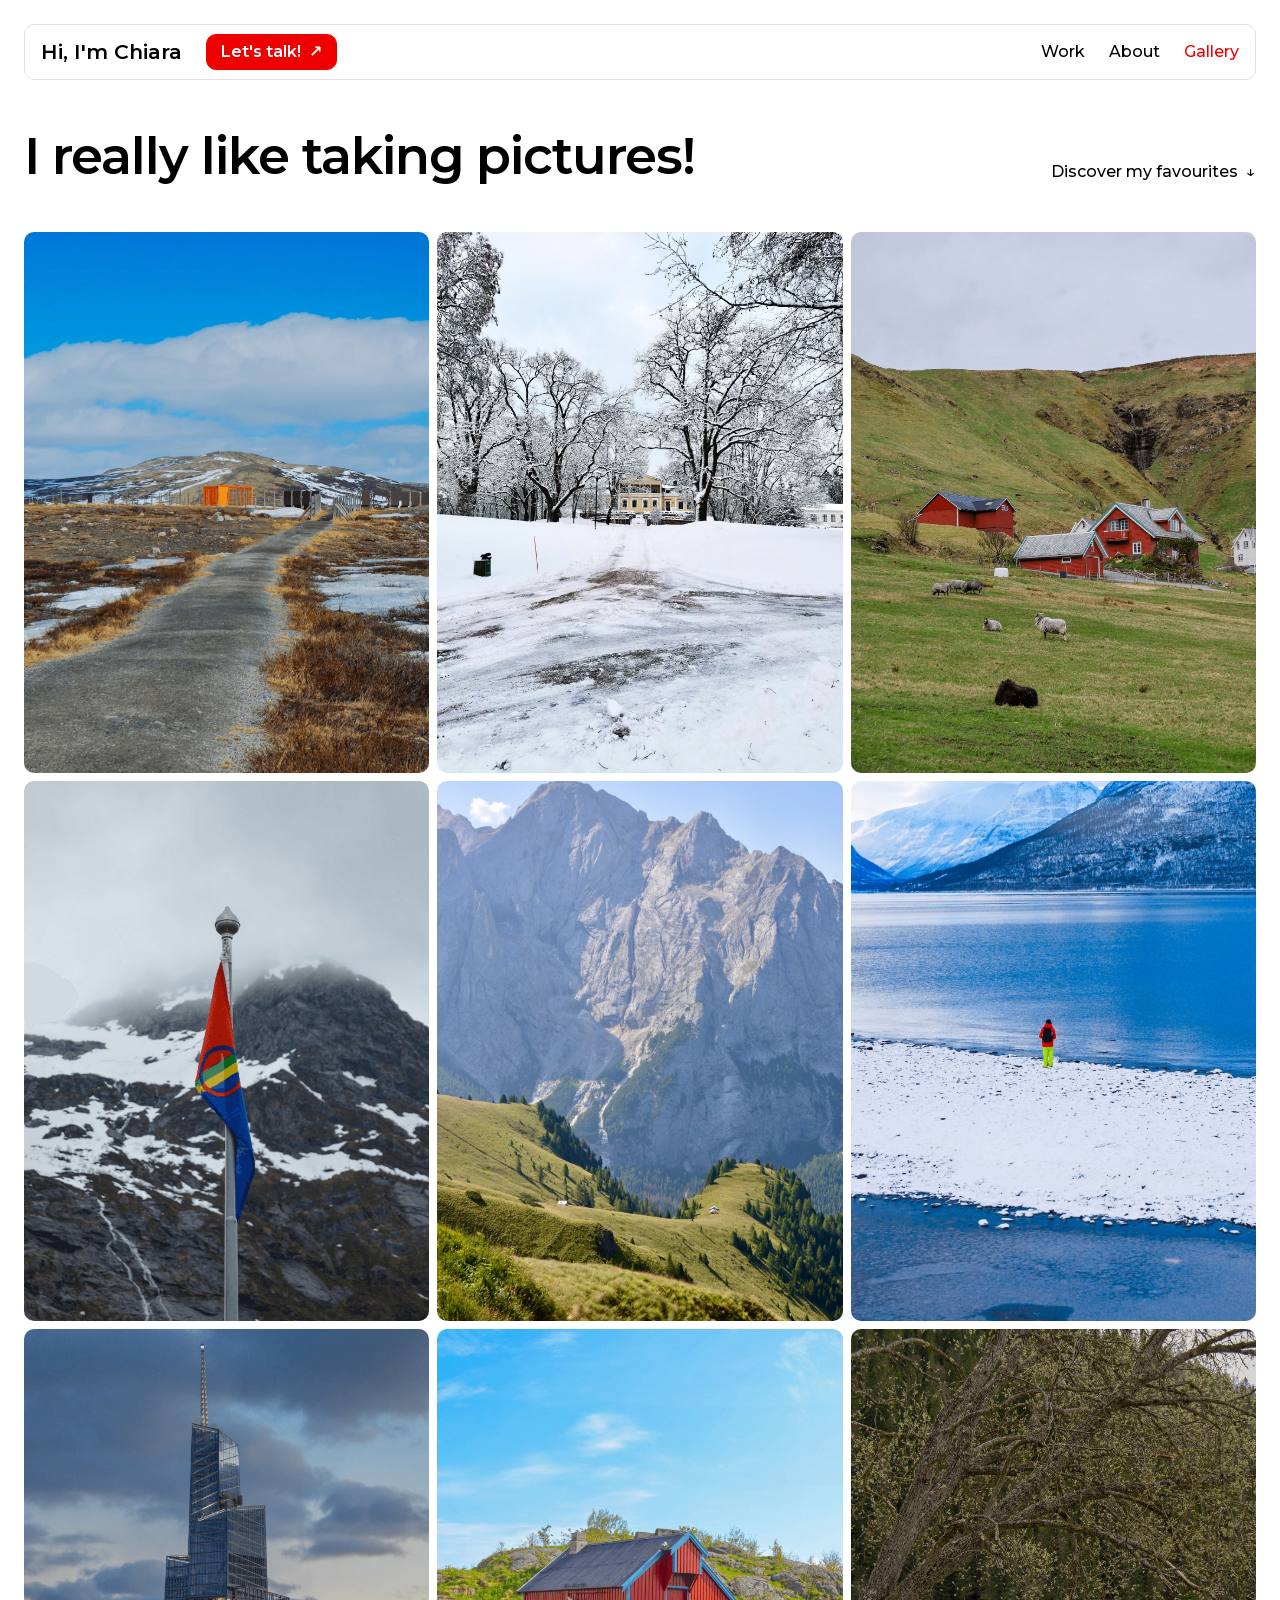
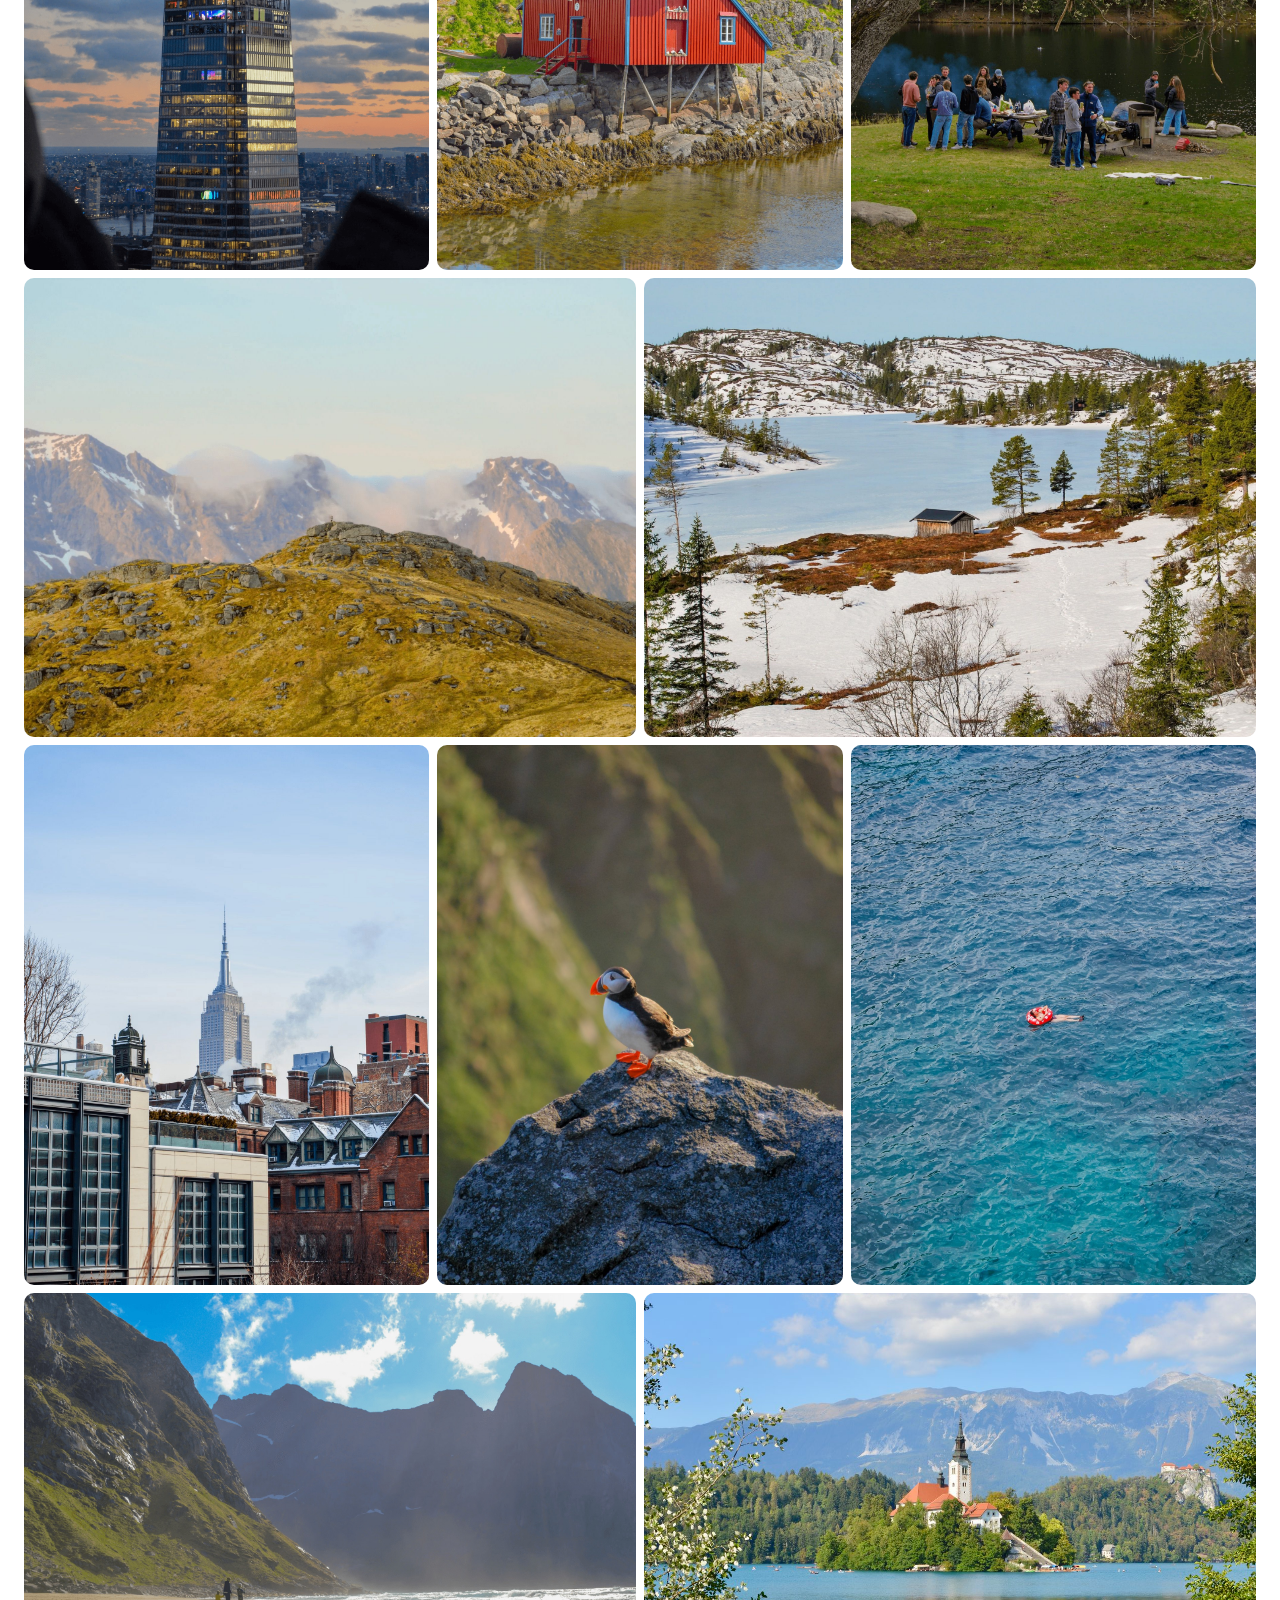
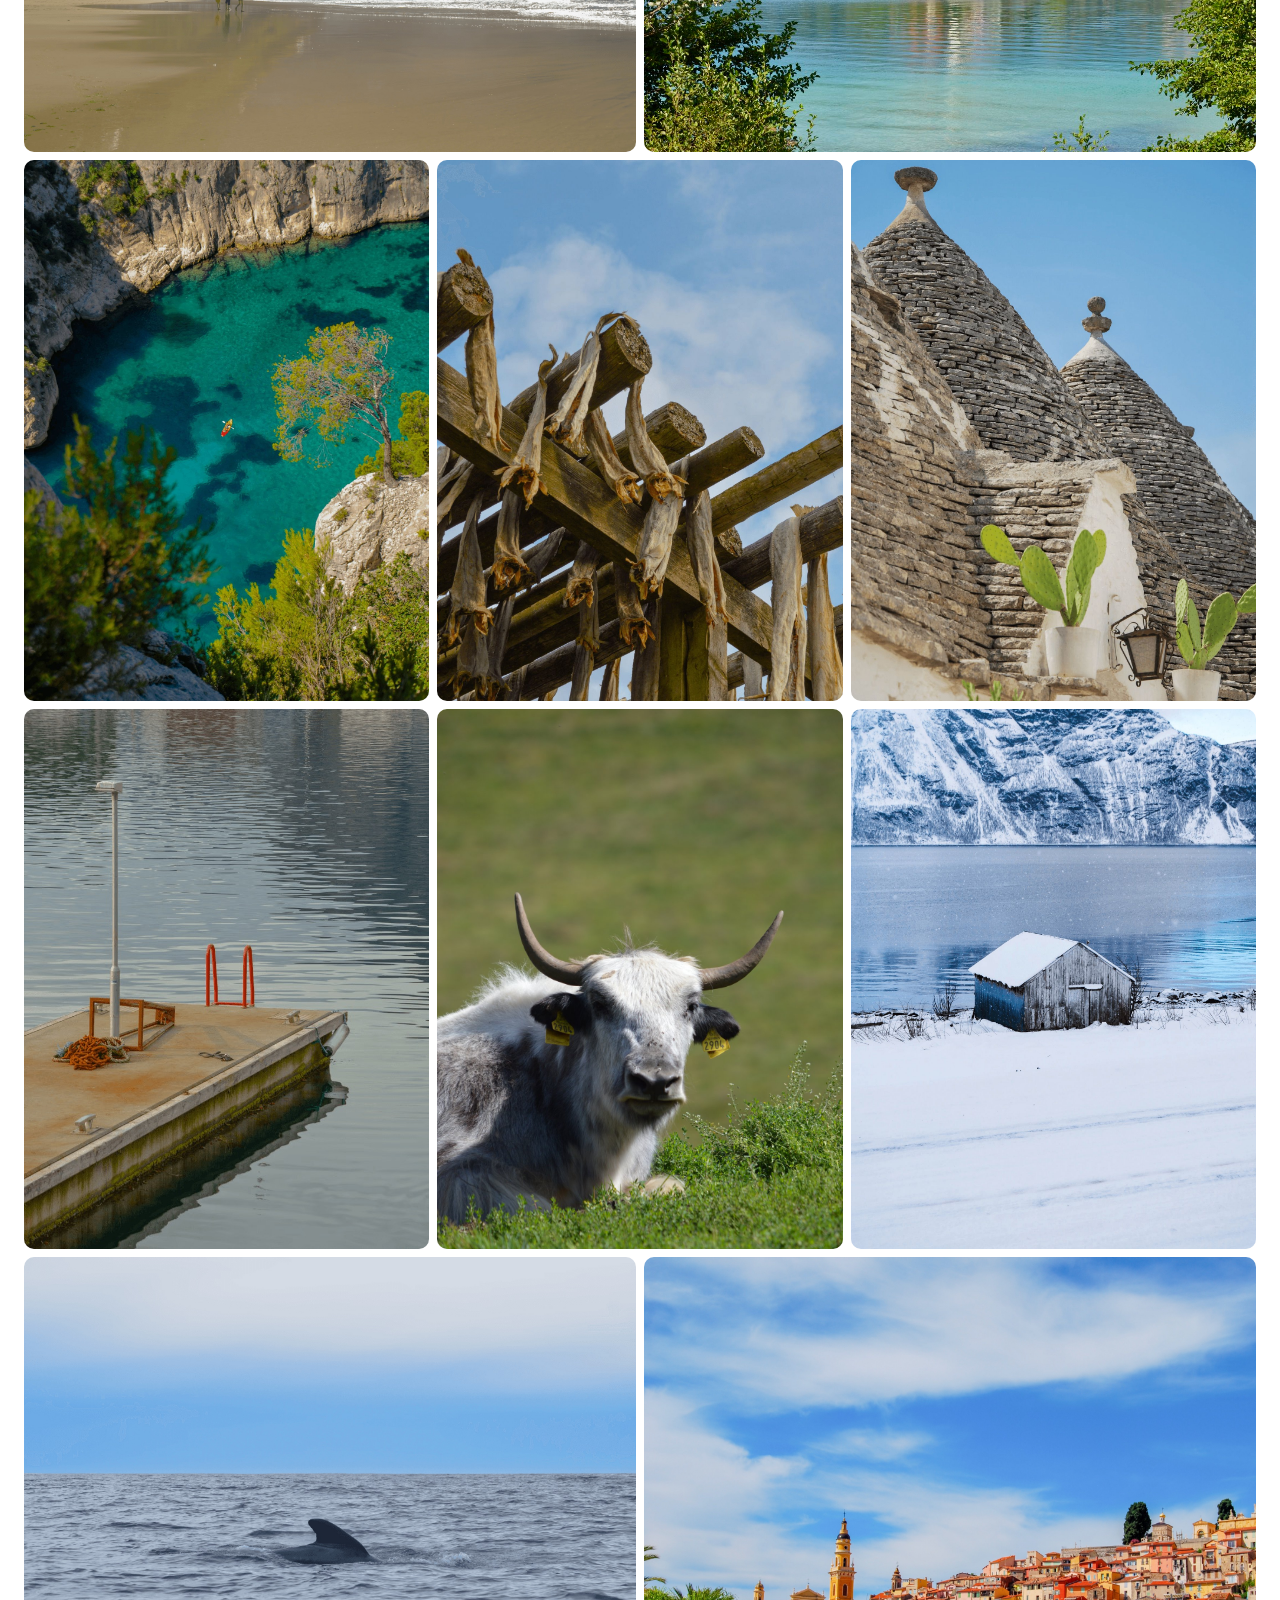
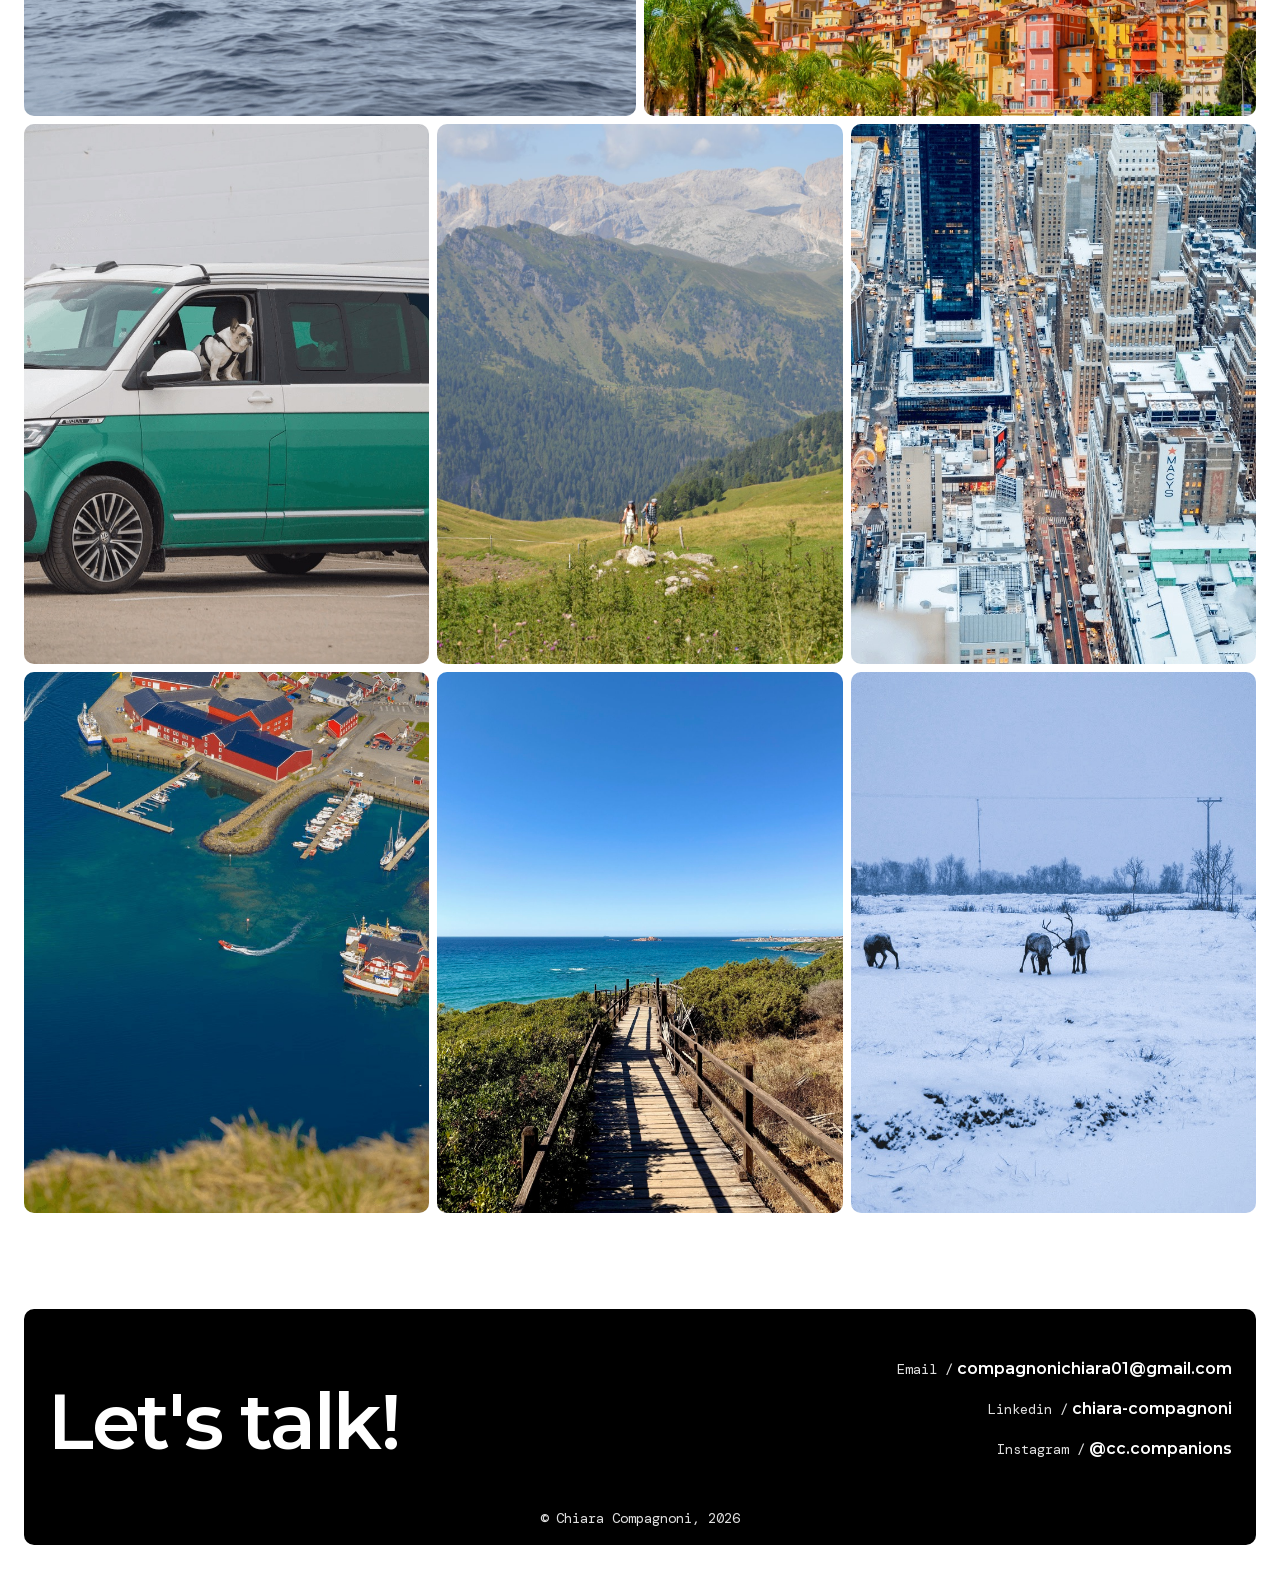
<file: gallery.html>
<!doctype html>
<html lang="en">
<head>
  <meta charset="utf-8">
  <meta name="viewport" content="width=device-width, initial-scale=1">
  <title>Gallery — Chiara Compagnoni</title>
  <meta name="description" content="Photos taken by Chiara Compagnoni.">
  <meta property="og:type" content="website">
  <meta property="og:title" content="Gallery — Chiara Compagnoni">
  <meta property="og:description" content="Photos taken by Chiara Compagnoni.">
  <meta property="og:url" content="https://chiaracompagnoni.com/gallery.html">
  <link rel="canonical" href="https://chiaracompagnoni.com/gallery.html">
  <meta property="og:image" content="https://chiaracompagnoni.com/assets/img/share/home.jpg?v=4">
  <meta property="og:image:width" content="1200">
  <meta property="og:image:height" content="630">
  <meta name="twitter:card" content="summary_large_image">
  <link rel="icon" href="assets/favicon.svg" type="image/svg+xml">
  <link rel="stylesheet" href="css/site.css?v=20261118a">
</head>
<body data-page="gallery">
  <main id="main">
    <div class="gallery-head">
      <h1 class="headline">I really like taking pictures!</h1>
      <a href="#photos"><span class="u">Discover my favourites</span> <span class="arrow" aria-hidden="true">↓</span></a>
    </div>
    <section class="gallery" id="photos" aria-label="Photos"></section>
  </main>

  <dialog class="lightbox" aria-label="Photo viewer">
    <figure class="lightbox__figure">
      <img class="lightbox__img" alt="">
      <figcaption class="lightbox__caption">
        <span class="lightbox__meta"></span>
        <span class="lightbox__count small"></span>
      </figcaption>
    </figure>
    <button class="btn btn--icon lightbox__close" type="button" aria-label="Close">✕</button>
    <button class="btn btn--icon lightbox__prev" type="button" aria-label="Previous photo">←</button>
    <button class="btn btn--icon lightbox__next" type="button" aria-label="Next photo">→</button>
  </dialog>

  <script src="js/gallery-data.js?v=20261118a"></script>
  <script src="js/main.js?v=20261118a"></script>
</body>
</html>
</file>
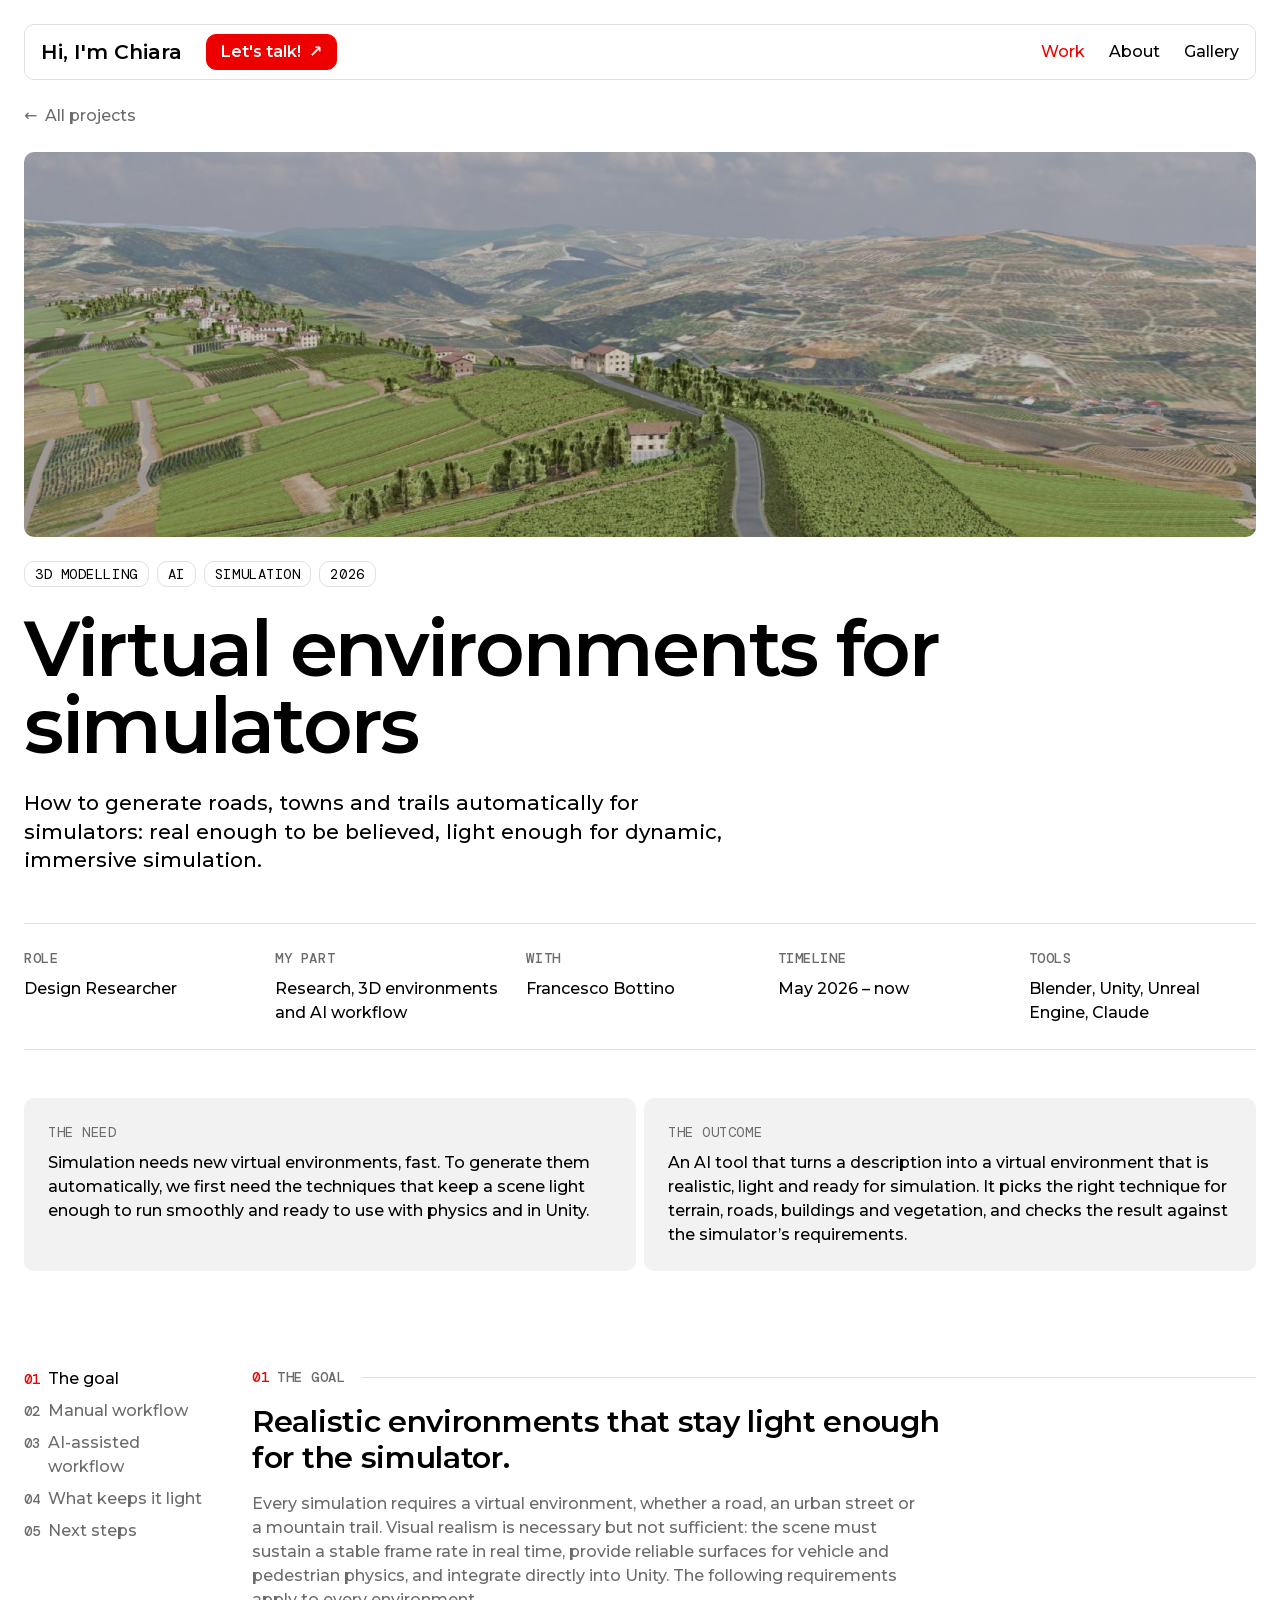
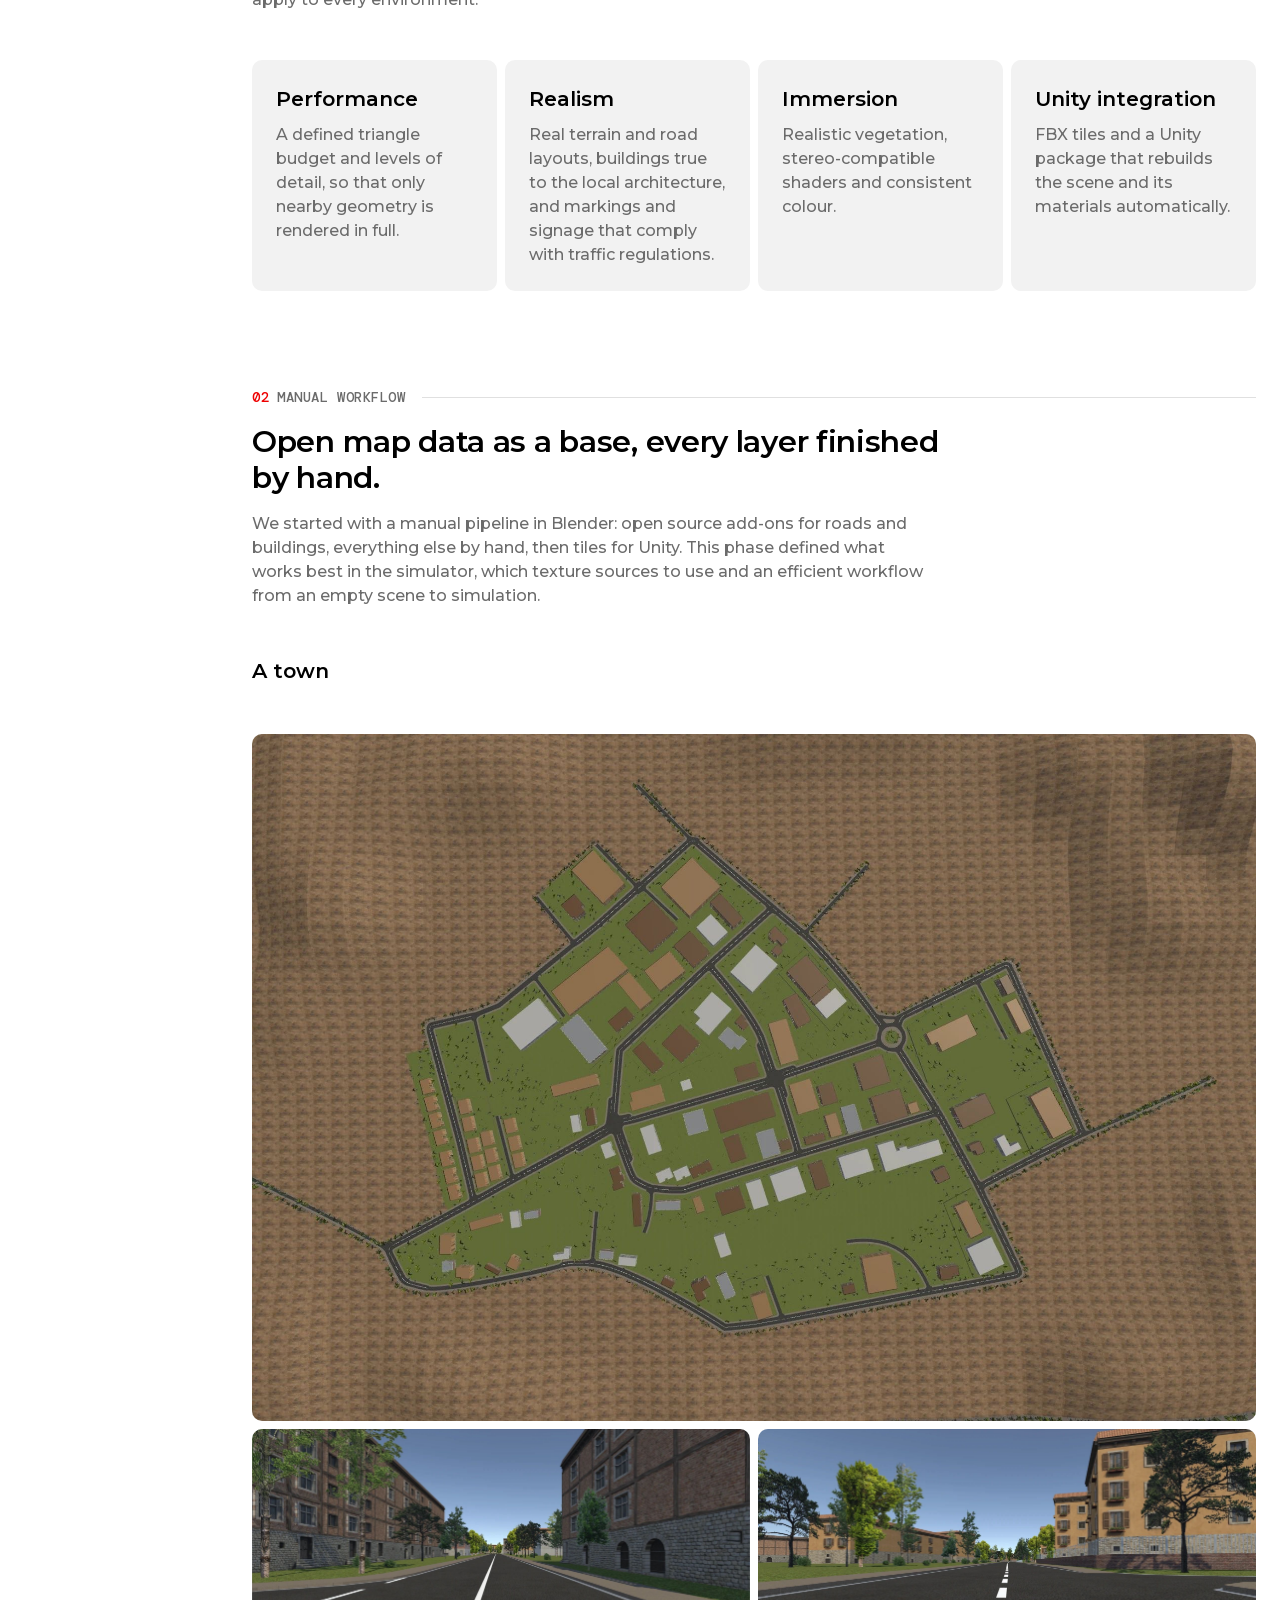
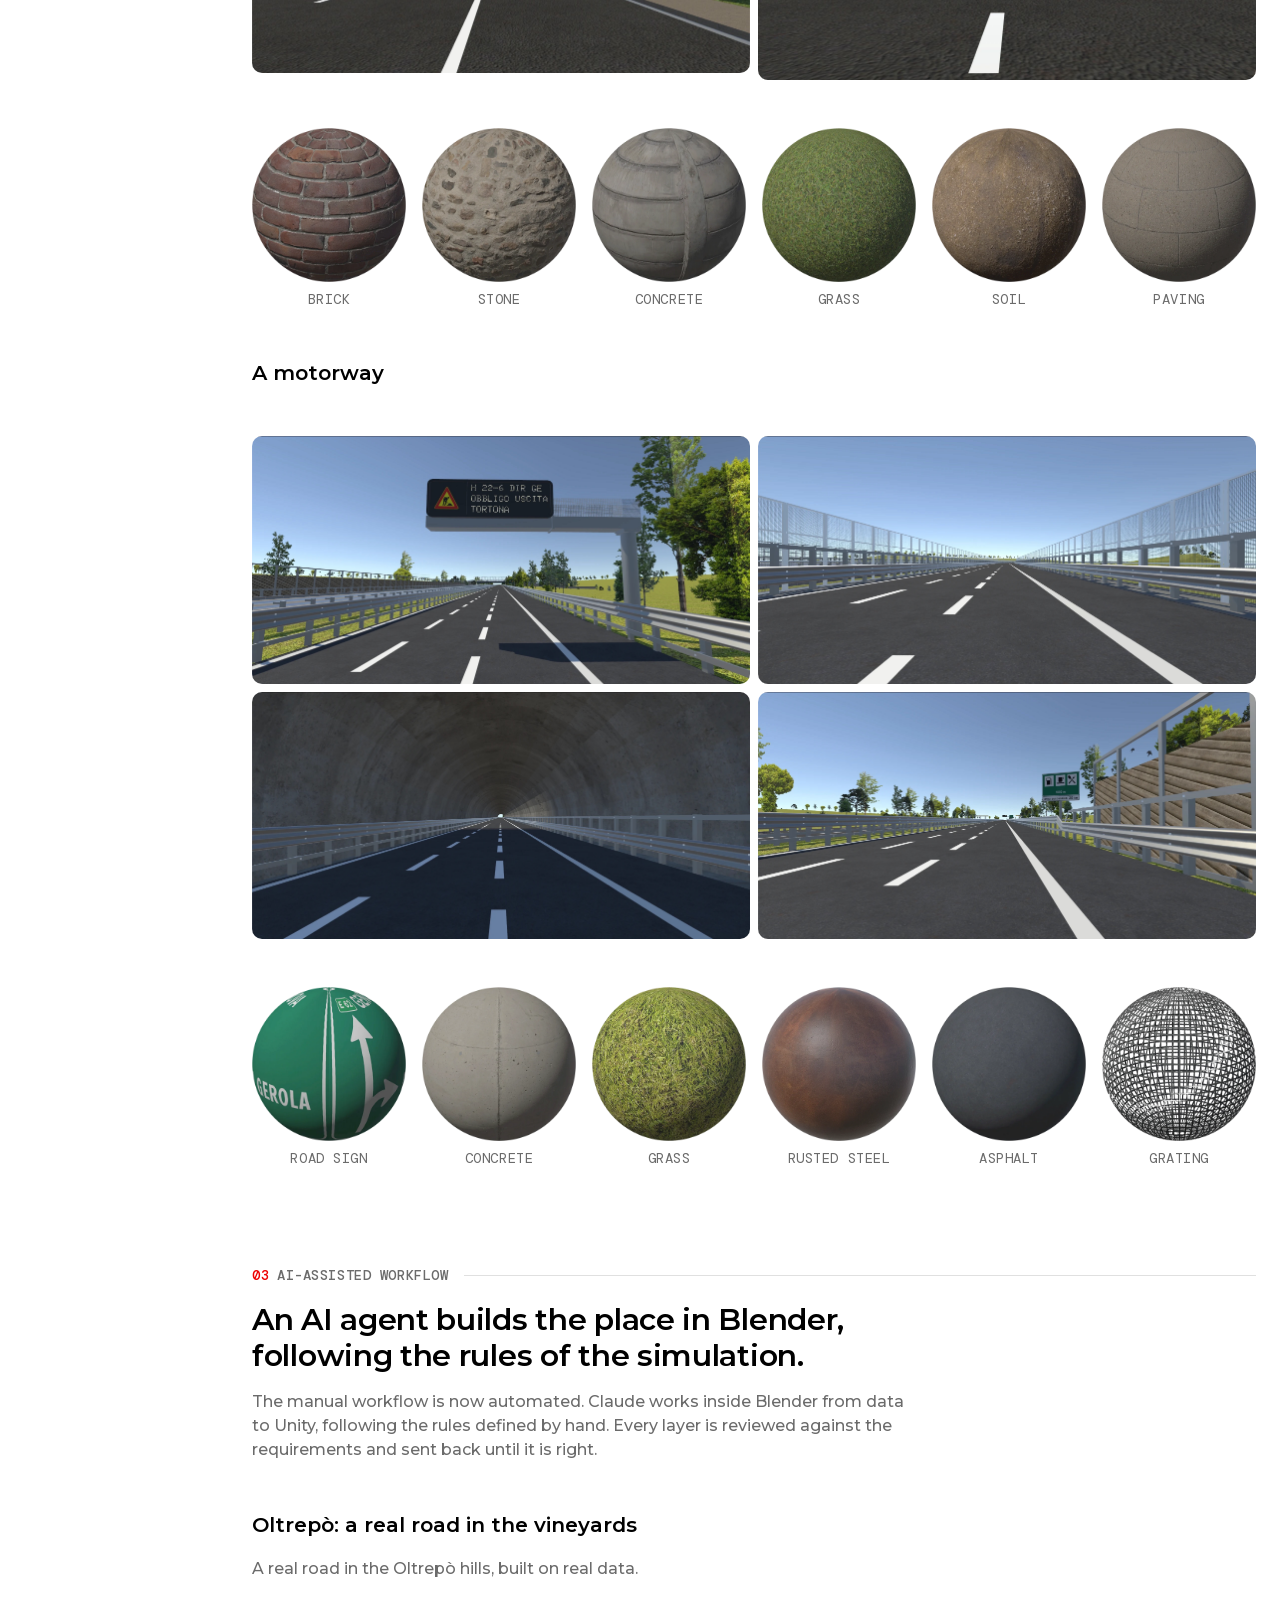
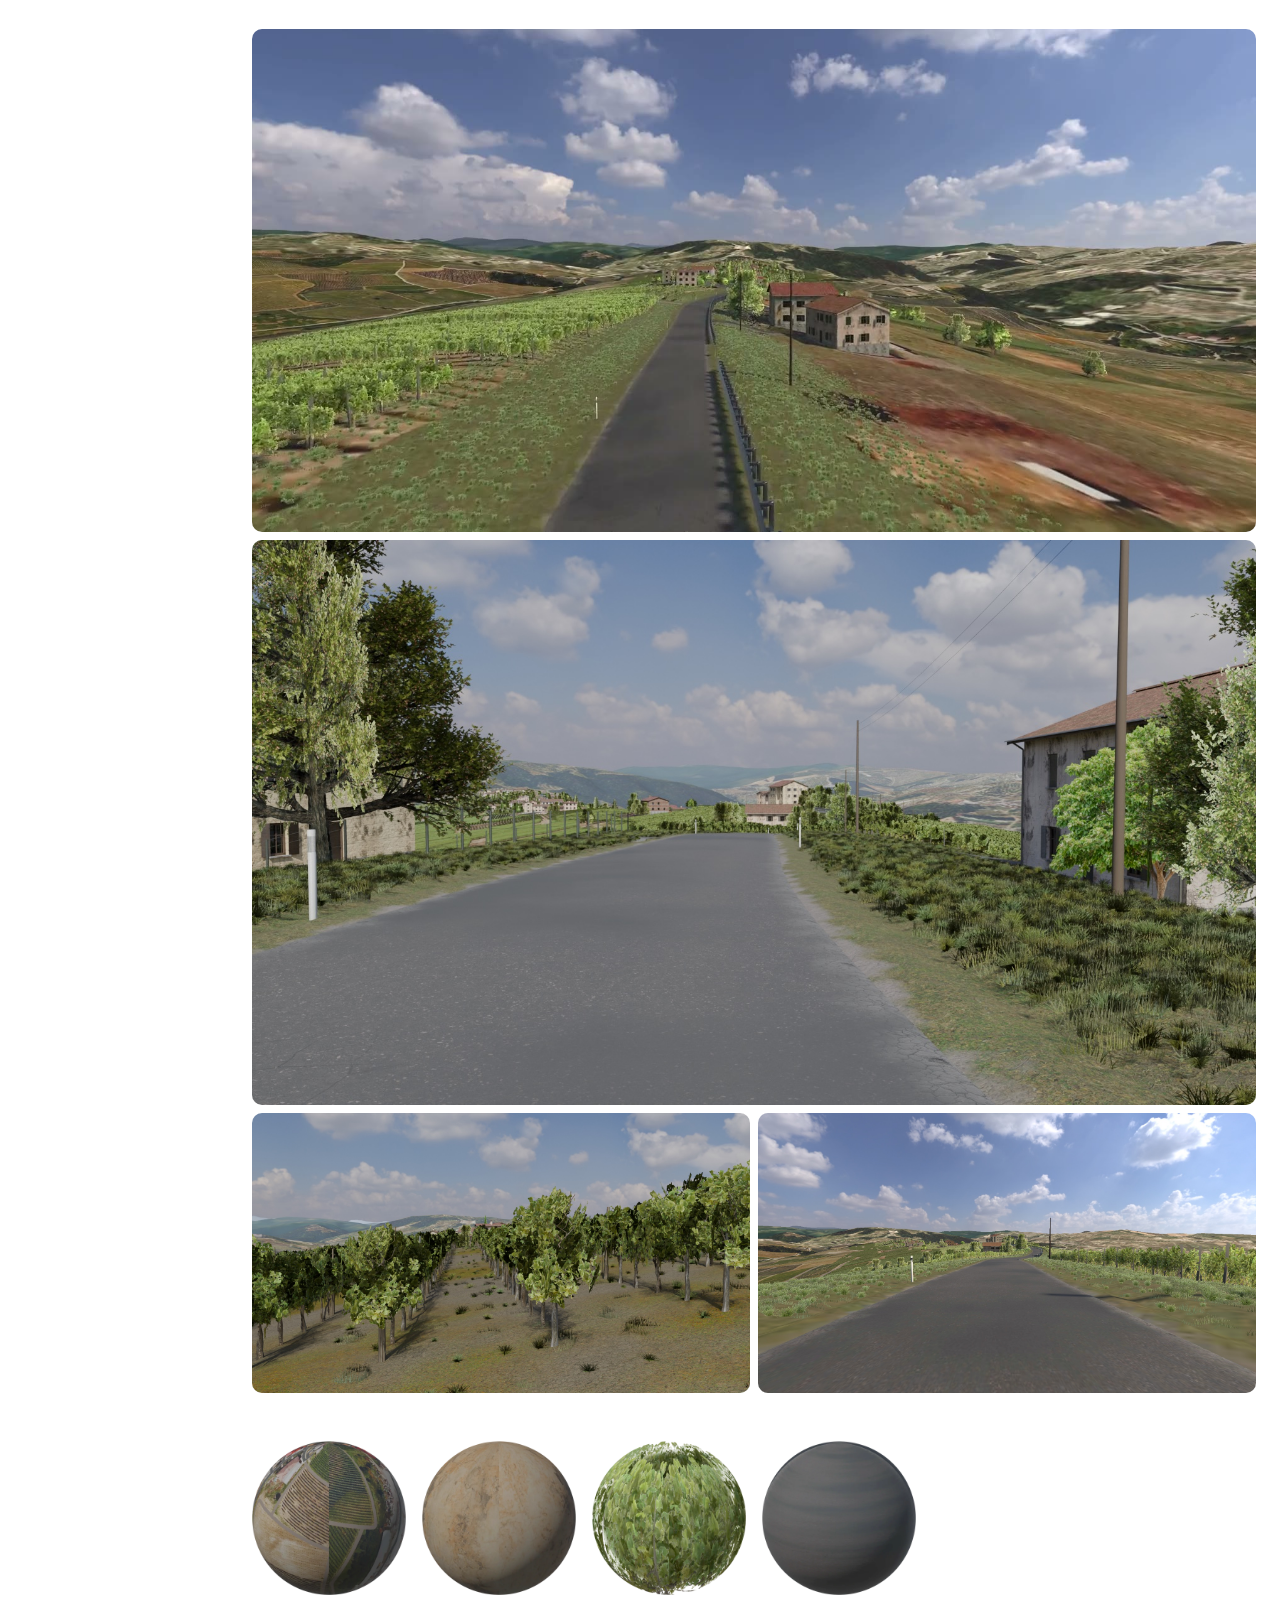
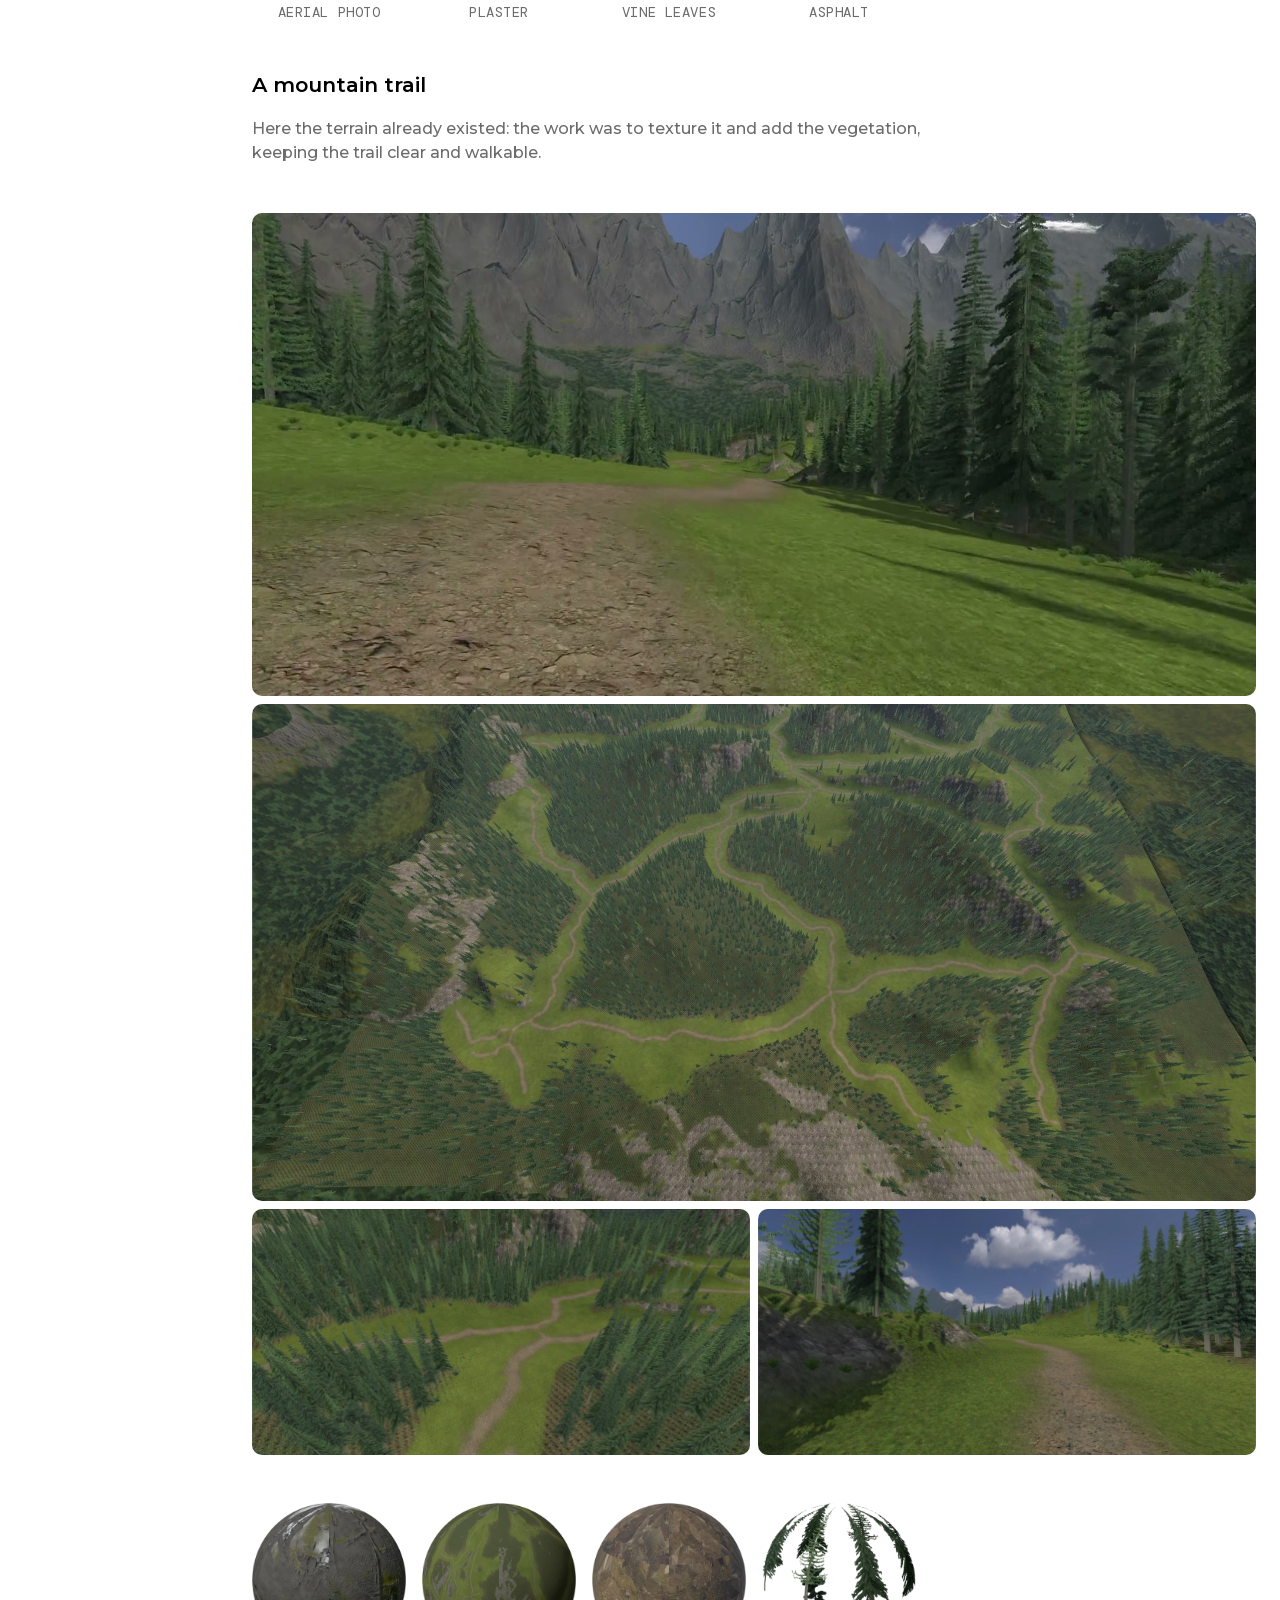
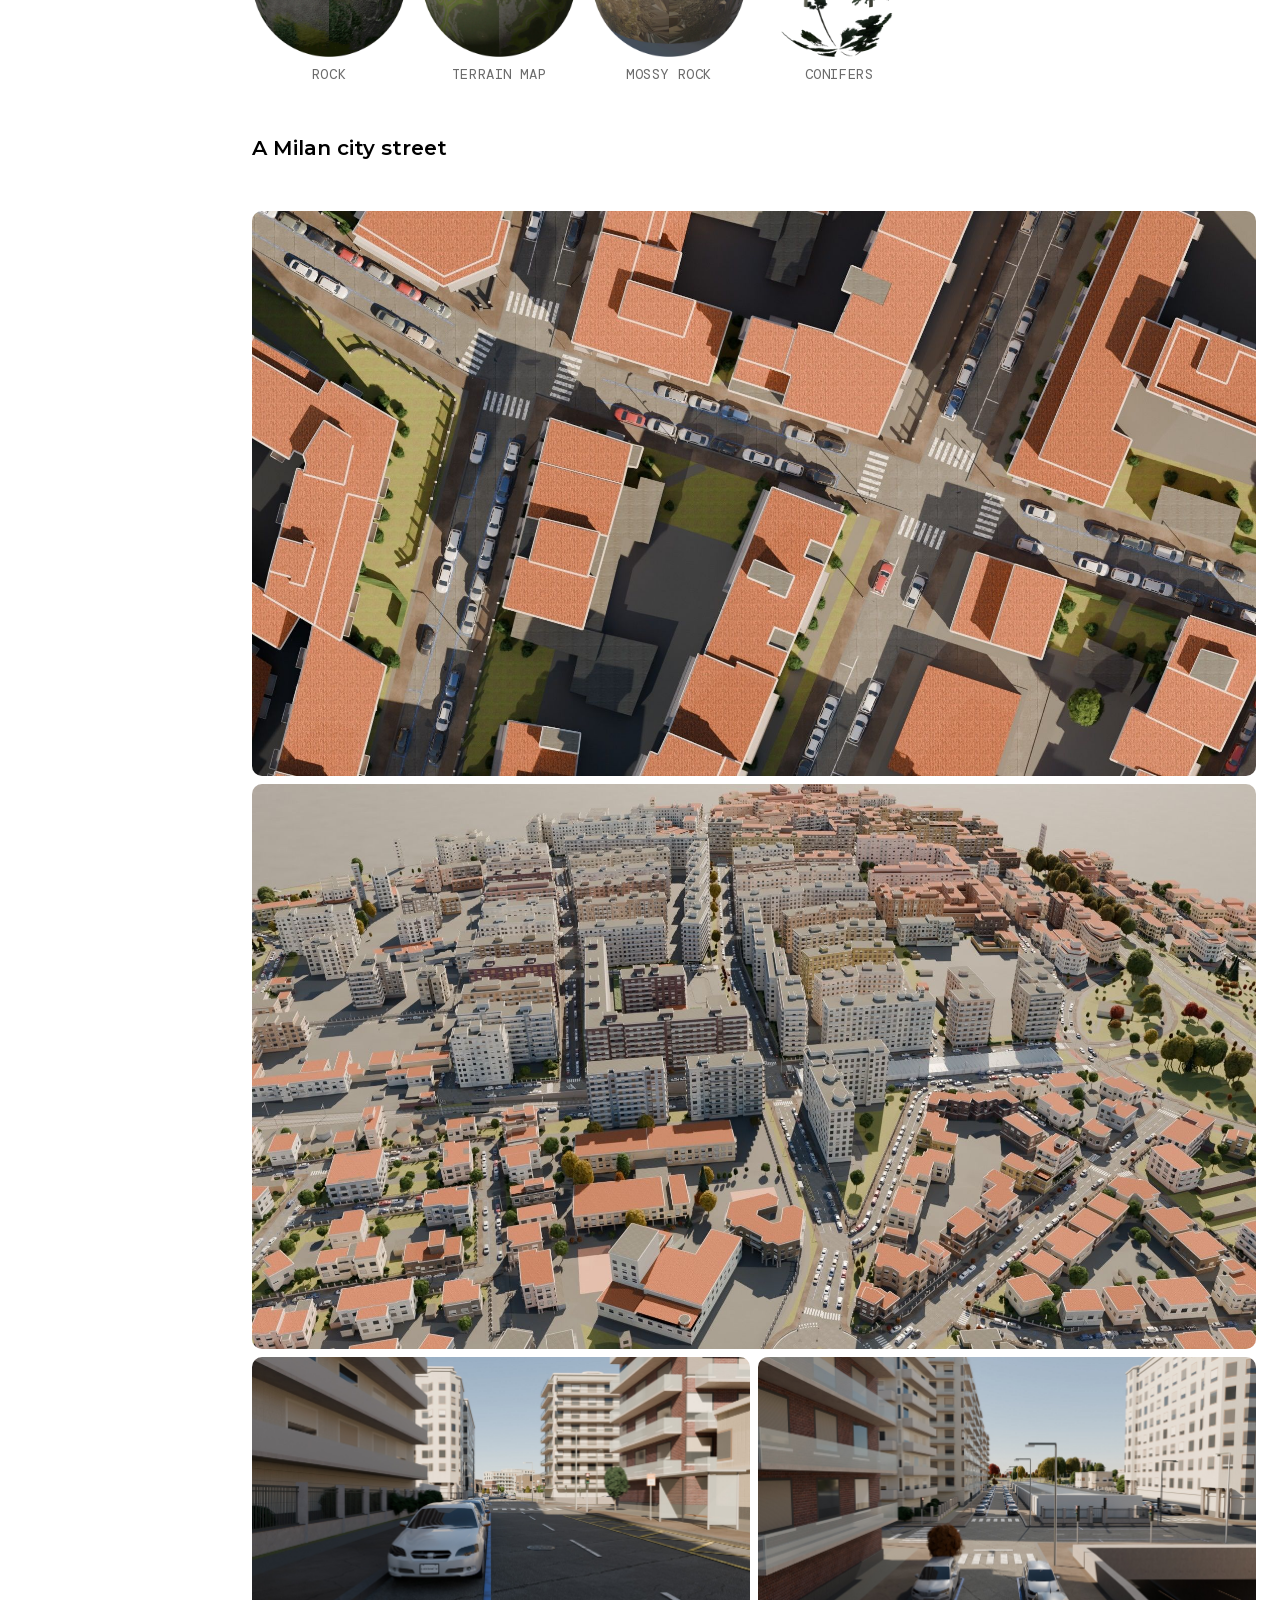
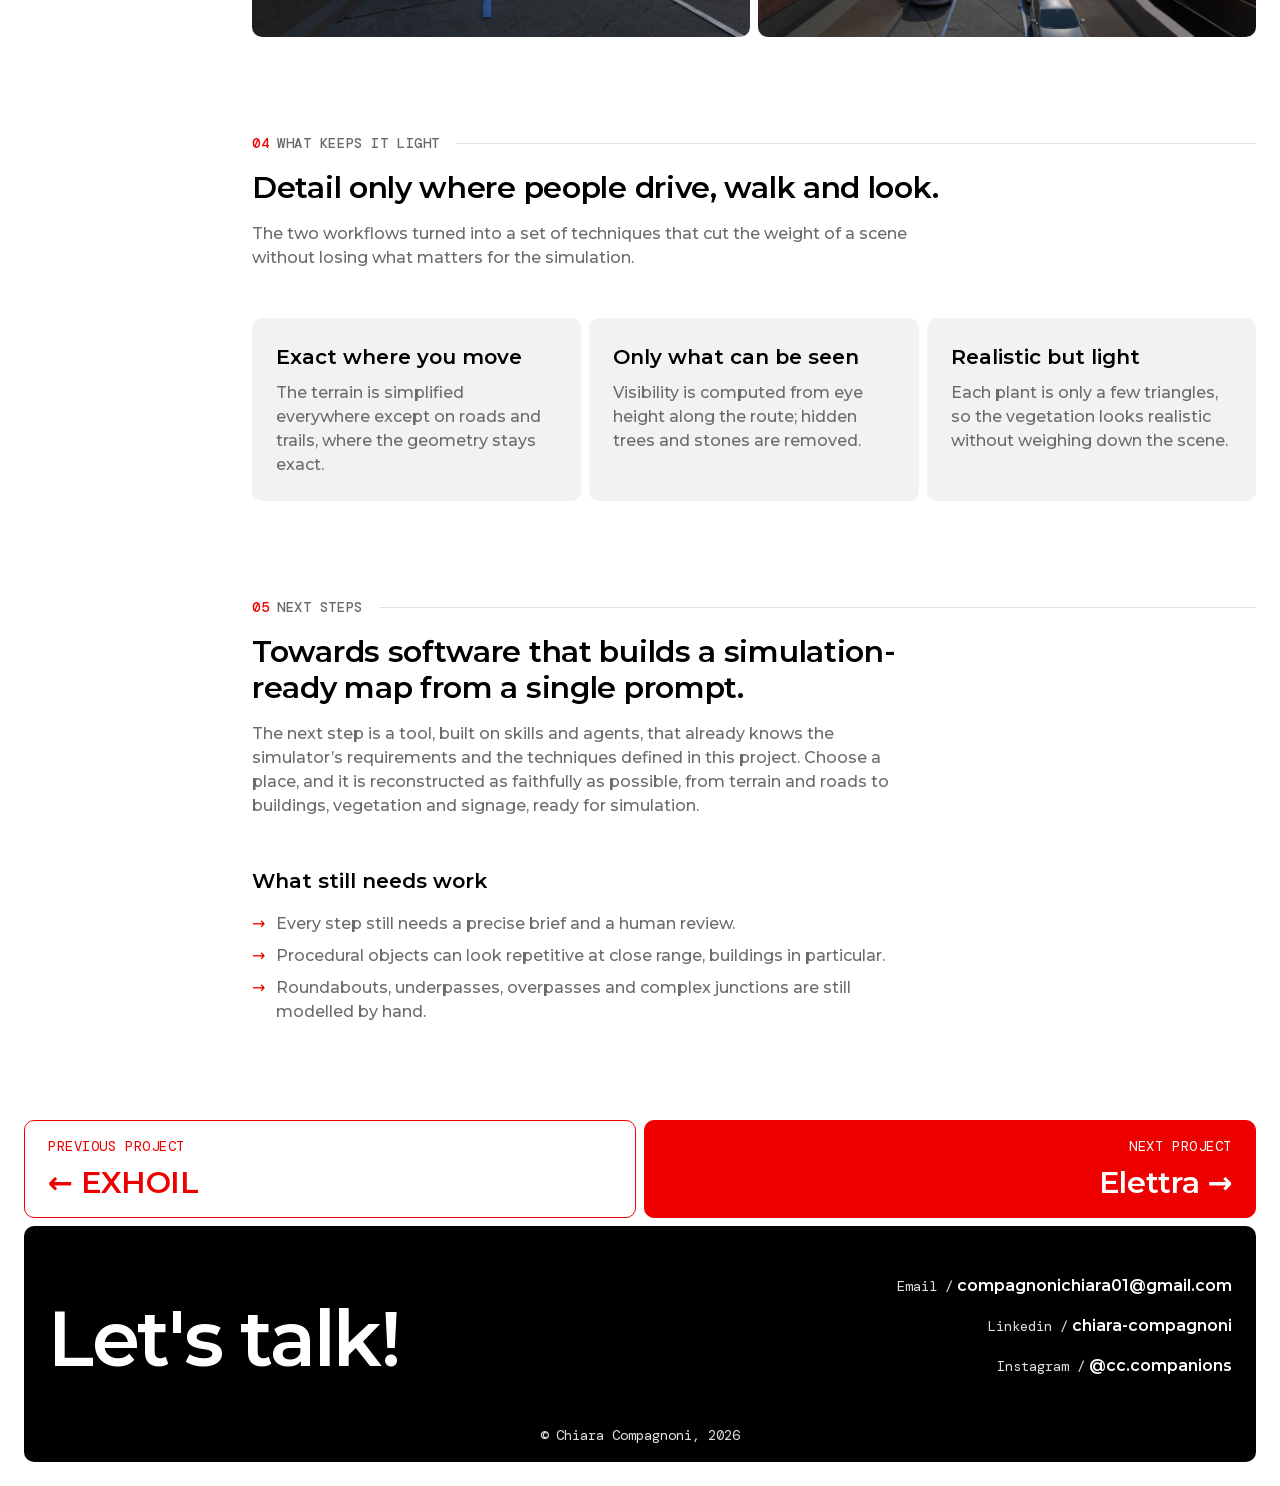
<file: ramslab.html>
<!doctype html>
<html lang="en">
<head>
  <meta charset="utf-8">
  <meta name="viewport" content="width=device-width, initial-scale=1">
  <title>Virtual environments for simulators — Chiara Compagnoni</title>
  <meta name="description" content="Generating virtual environments for RAMSLab’s simulators efficiently and automatically: techniques to keep scenes light, physics-ready and Unity-ready, tested by hand and with AI.">
  <meta property="og:type" content="website">
  <meta property="og:title" content="Virtual environments for simulators — Chiara Compagnoni">
  <meta property="og:description" content="Generating virtual environments for RAMSLab’s simulators efficiently and automatically: techniques to keep scenes light, physics-ready and Unity-ready, tested by hand and with AI.">
  <meta property="og:url" content="https://chiaracompagnoni.com/ramslab.html">
  <link rel="canonical" href="https://chiaracompagnoni.com/ramslab.html">
  <meta property="og:image" content="https://chiaracompagnoni.com/assets/img/share/ramslab.jpg">
  <meta property="og:image:width" content="1200">
  <meta property="og:image:height" content="630">
  <meta name="twitter:card" content="summary_large_image">
  <link rel="icon" href="assets/favicon.svg" type="image/svg+xml">
  <link rel="stylesheet" href="css/site.css?v=20261118a">
</head>
<body data-page="work" data-project="ramslab" class="cs">
  <main id="main">
    <header class="cs-hero">
      <div class="cs-hero__first">
      <div class="cs-hero__media"><img src="assets/img/ramslab/cover.jpg" alt="Aerial render of the Oltrepò Pavese hills: vineyards, farmhouses and the winding road rebuilt for the driving simulator"></div>
      <div class="cs-hero__head">
        <div>
          <div class="cs-hero__tags tags"><span class="tag">3D modelling</span><span class="tag">AI</span><span class="tag">Simulation</span><span class="tag">2026</span></div>
          <h1>Virtual environments for simulators</h1>
          <p class="cs-hero__lead">How to generate roads, towns and trails automatically for simulators: real enough to be believed, light enough for dynamic, immersive simulation.</p>
        </div>
      </div>
      </div>

      <dl class="cs-facts">
        <div><dt>Role</dt><dd>Design Researcher</dd></div>
        <div><dt>My part</dt><dd>Research, 3D environments and AI workflow</dd></div>
        <div><dt>With</dt><dd>Francesco Bottino</dd></div>
        <div><dt>Timeline</dt><dd>May 2026 – now</dd></div>
        <div><dt>Tools</dt><dd>Blender, Unity, Unreal Engine, Claude</dd></div>
      </dl>
      <div class="cs-tldr">
        <div><h2>The need</h2><p>Simulation needs new virtual environments, fast. To generate them automatically, we first need the techniques that keep a scene light enough to run smoothly and ready to use with physics and in Unity.</p></div>
        <div><h2>The outcome</h2><p>An AI tool that turns a description into a virtual environment that is realistic, light and ready for simulation. It picks the right technique for terrain, roads, buildings and vegetation, and checks the result against the simulator’s requirements.</p></div>
      </div>
    </header>

    <div class="cs-layout">
      <nav class="cs-toc" aria-label="Case study sections"></nav>
      <div class="cs-body">
        <section class="cs-section" id="goal" data-toc="The goal">
          <p class="cs-eyebrow">The goal</p>
          <h2 class="cs-h2">Realistic environments that stay light enough for the simulator.</h2>
          <p class="cs-text">Every simulation requires a virtual environment, whether a road, an urban street or a mountain trail. Visual realism is necessary but not sufficient: the scene must sustain a stable frame rate in real time, provide reliable surfaces for vehicle and pedestrian physics, and integrate directly into Unity. The following requirements apply to every environment.</p>
          <div class="cs-cards">
            <div class="cs-card"><h4>Performance</h4><p>A defined triangle budget and levels of detail, so that only nearby geometry is rendered in full.</p></div>
            <div class="cs-card"><h4>Realism</h4><p>Real terrain and road layouts, buildings true to the local architecture, and markings and signage that comply with traffic regulations.</p></div>
            <div class="cs-card"><h4>Immersion</h4><p>Realistic vegetation, stereo-compatible shaders and consistent colour.</p></div>
            <div class="cs-card"><h4>Unity integration</h4><p>FBX tiles and a Unity package that rebuilds the scene and its materials automatically.</p></div>
          </div>
        </section>

        <section class="cs-section" id="manual" data-toc="Manual workflow">
          <p class="cs-eyebrow">Manual workflow</p>
          <h2 class="cs-h2">Open map data as a base, every layer finished by hand.</h2>
          <p class="cs-text">We started with a manual pipeline in Blender: open source add-ons for roads and buildings, everything else by hand, then tiles for Unity. This phase defined what works best in the simulator, which texture sources to use and an efficient workflow from an empty scene to simulation.</p>
          <h3 class="cs-h3">A town</h3>
          <div class="cs-grid cs-grid--2">
            <figure style="grid-column: 1 / -1"><img src="assets/img/ramslab/town-top.jpg" alt="Top view of the town: road network with a roundabout, Buildify buildings and green lots" loading="lazy"></figure>
            <figure><img src="assets/img/ramslab/town-street-brick.jpg" alt="Driver’s view of a straight street between brick and stone buildings lined with trees" loading="lazy"></figure>
            <figure><img src="assets/img/ramslab/town-street.jpg" alt="Driver’s view of a street with a dashed centre line, ochre buildings with shutters and trees" loading="lazy"></figure>
          </div>
          <div class="cs-materials">
            <figure><img src="assets/img/ramslab/material-brick.webp?v=2" alt="Brick wall material on a sphere" loading="lazy"><figcaption class="label">Brick</figcaption></figure>
            <figure><img src="assets/img/ramslab/material-stone.webp?v=2" alt="Rubble stone wall material on a sphere" loading="lazy"><figcaption class="label">Stone</figcaption></figure>
            <figure><img src="assets/img/ramslab/material-concrete.webp?v=2" alt="Concrete panel material on a sphere" loading="lazy"><figcaption class="label">Concrete</figcaption></figure>
            <figure><img src="assets/img/ramslab/material-grass.webp" alt="Grass material on a sphere" loading="lazy"><figcaption class="label">Grass</figcaption></figure>
            <figure><img src="assets/img/ramslab/material-soil.webp" alt="Bare soil material on a sphere" loading="lazy"><figcaption class="label">Soil</figcaption></figure>
            <figure><img src="assets/img/ramslab/material-paving.webp" alt="Stone paving slab material on a sphere" loading="lazy"><figcaption class="label">Paving</figcaption></figure>
          </div>
          <h3 class="cs-h3">A motorway</h3>
          <div class="cs-grid cs-grid--2">
            <figure><img src="assets/img/ramslab/motorway-gantry.jpg" alt="Driver’s view of the motorway under a variable message sign announcing roadworks and a compulsory exit" loading="lazy"></figure>
            <figure><img src="assets/img/ramslab/motorway-viaduct.jpg" alt="Three-lane carriageway on a viaduct between guardrails and mesh safety barriers" loading="lazy"></figure>
            <figure><img src="assets/img/ramslab/motorway-tunnel.jpg" alt="Inside a motorway tunnel with lane markings and guardrails, the exit light in the distance" loading="lazy"></figure>
            <figure><img src="assets/img/ramslab/motorway-services.jpg" alt="Motorway with a service area sign at 500 m and a noise barrier with bird stickers" loading="lazy"></figure>
          </div>
          <div class="cs-materials">
            <figure><img src="assets/img/ramslab/material-sign.webp" alt="Green motorway direction sign material on a sphere" loading="lazy"><figcaption class="label">Road sign</figcaption></figure>
            <figure><img src="assets/img/ramslab/material-concrete-wall.webp" alt="Cast concrete wall material on a sphere" loading="lazy"><figcaption class="label">Concrete</figcaption></figure>
            <figure><img src="assets/img/ramslab/material-verge.webp" alt="Roadside grass material on a sphere" loading="lazy"><figcaption class="label">Grass</figcaption></figure>
            <figure><img src="assets/img/ramslab/material-rust.webp" alt="Rusted steel material on a sphere" loading="lazy"><figcaption class="label">Rusted steel</figcaption></figure>
            <figure><img src="assets/img/ramslab/material-asphalt.webp" alt="Asphalt material on a sphere" loading="lazy"><figcaption class="label">Asphalt</figcaption></figure>
            <figure><img src="assets/img/ramslab/material-mesh.webp" alt="Metal grating material on a sphere, see-through" loading="lazy"><figcaption class="label">Grating</figcaption></figure>
          </div>
        </section>

        <section class="cs-section" id="ai" data-toc="AI-assisted workflow">
          <p class="cs-eyebrow">AI-assisted workflow</p>
          <h2 class="cs-h2">An AI agent builds the place in Blender, following the rules of the simulation.</h2>
          <p class="cs-text">The manual workflow is now automated. Claude works inside Blender from data to Unity, following the rules defined by hand. Every layer is reviewed against the requirements and sent back until it is right.</p>
          <h3 class="cs-h3">Oltrepò: a real road in the vineyards</h3>
          <p class="cs-text">A real road in the Oltrepò hills, built on real data.</p>
          <div class="cs-grid cs-grid--2">
            <figure style="grid-column: 1 / -1"><video src="assets/video/oltrepo-drive.mp4?v=8" poster="assets/img/ramslab/oltrepo-drive.jpg?v=8" autoplay muted loop playsinline aria-label="Drone-style flight along the Oltrepò road between vineyards and farmhouses"></video></figure>
            <figure style="grid-column: 1 / -1"><img src="assets/img/ramslab/oltrepo-ridge.jpg" alt="The Oltrepò road along a ridge, with trees, a farmhouse and hills in the distance" loading="lazy"></figure>
            <figure><img src="assets/img/ramslab/oltrepo-vines.jpg" alt="A vine row seen from its end, generated procedurally" loading="lazy"></figure>
            <figure><img src="assets/img/ramslab/oltrepo-unity.jpg" alt="The same road in Unity, from the driver’s height between vineyards" loading="lazy"></figure>
          </div>
          <div class="cs-materials">
            <figure><img src="assets/img/ramslab/material-aerial.webp" alt="Aerial photo of vineyards used as ground texture, on a sphere" loading="lazy"><figcaption class="label">Aerial photo</figcaption></figure>
            <figure><img src="assets/img/ramslab/material-plaster.webp" alt="Weathered plaster wall material on a sphere" loading="lazy"><figcaption class="label">Plaster</figcaption></figure>
            <figure><img src="assets/img/ramslab/material-vine.webp" alt="Vine leaf billboard material on a sphere" loading="lazy"><figcaption class="label">Vine leaves</figcaption></figure>
            <figure><img src="assets/img/ramslab/material-road.webp" alt="Worn asphalt material on a sphere" loading="lazy"><figcaption class="label">Asphalt</figcaption></figure>
          </div>
          <h3 class="cs-h3">A mountain trail</h3>
          <p class="cs-text">Here the terrain already existed: the work was to texture it and add the vegetation, keeping the trail clear and walkable.</p>
          <div class="cs-grid cs-grid--2">
            <figure style="grid-column: 1 / -1"><video src="assets/video/mountain-walk.mp4?v=9" poster="assets/img/ramslab/mountain-walk.jpg?v=9" autoplay muted loop playsinline aria-label="Walking along the mountain trail through meadows and conifer forest, towards rocky peaks"></video></figure>
            <figure style="grid-column: 1 / -1"><img src="assets/img/ramslab/mountain-top.jpg" alt="Aerial view of the trail network winding through meadows and conifer forests" loading="lazy"></figure>
            <figure><img src="assets/img/ramslab/mountain-crossing.jpg" alt="Two trails crossing in a clearing, seen from above between conifers" loading="lazy"></figure>
            <figure><img src="assets/img/ramslab/mountain-trail-view.jpg" alt="Eye-level view of the gravel trail through a meadow towards the forest and mountains" loading="lazy"></figure>
          </div>
          <div class="cs-materials">
            <figure><img src="assets/img/ramslab/material-rock-face.webp" alt="Rock face material with patches of moss and snow, on a sphere" loading="lazy"><figcaption class="label">Rock</figcaption></figure>
            <figure><img src="assets/img/ramslab/material-terrain-map.webp" alt="Colour map of the mountain terrain with trails, meadows and forest, on a sphere" loading="lazy"><figcaption class="label">Terrain map</figcaption></figure>
            <figure><img src="assets/img/ramslab/material-mossy-rock.webp" alt="Mossy rock material on a sphere" loading="lazy"><figcaption class="label">Mossy rock</figcaption></figure>
            <figure><img src="assets/img/ramslab/material-trees.webp" alt="Conifer billboard atlas on a sphere, see-through" loading="lazy"><figcaption class="label">Conifers</figcaption></figure>
          </div>
          <h3 class="cs-h3">A Milan city street</h3>
          <div class="cs-grid cs-grid--2">
            <figure style="grid-column: 1 / -1"><img src="assets/img/ramslab/cagliero-top.jpg" alt="Top view of the Milan neighbourhood: red roofs, courtyards, crossings and parked cars" loading="lazy"></figure>
            <figure style="grid-column: 1 / -1"><img src="assets/img/ramslab/cagliero-aerial.jpg?v=2" alt="Aerial view of the neighbourhood in late afternoon light: blocks of flats, red roofs and tree-lined streets" loading="lazy"></figure>
            <figure><img src="assets/img/ramslab/cagliero-crossing.jpg" alt="Street level at a crossing: parked cars, lane markings and tall blocks of flats" loading="lazy"></figure>
            <figure><img src="assets/img/ramslab/cagliero-street.jpg?v=2" alt="A street running past an underpass, with street lamps, zebra crossings and parked cars" loading="lazy"></figure>
          </div>
        </section>

        <section class="cs-section" id="techniques" data-toc="What keeps it light">
          <p class="cs-eyebrow">What keeps it light</p>
          <h2 class="cs-h2">Detail only where people drive, walk and look.</h2>
          <p class="cs-text">The two workflows turned into a set of techniques that cut the weight of a scene without losing what matters for the simulation.</p>
          <div class="cs-cards">
            <div class="cs-card"><h4>Exact where you move</h4><p>The terrain is simplified everywhere except on roads and trails, where the geometry stays exact.</p></div>
            <div class="cs-card"><h4>Only what can be seen</h4><p>Visibility is computed from eye height along the route; hidden trees and stones are removed.</p></div>
            <div class="cs-card"><h4>Realistic but light</h4><p>Each plant is only a few triangles, so the vegetation looks realistic without weighing down the scene.</p></div>
          </div>
        </section>

        <section class="cs-section" id="next" data-toc="Next steps">
          <p class="cs-eyebrow">Next steps</p>
          <h2 class="cs-h2">Towards software that builds a simulation-ready map from a single prompt.</h2>
          <p class="cs-text">The next step is a tool, built on skills and agents, that already knows the simulator’s requirements and the techniques defined in this project. Choose a place, and it is reconstructed as faithfully as possible, from terrain and roads to buildings, vegetation and signage, ready for simulation.</p>
          <h3 class="cs-h3">What still needs work</h3>
          <ul class="cs-list">
            <li>Every step still needs a precise brief and a human review.</li>
            <li>Procedural objects can look repetitive at close range, buildings in particular.</li>
            <li>Roundabouts, underpasses, overpasses and complex junctions are still modelled by hand.</li>
          </ul>
        </section>

      </div>
    </div>
  </main>
  <script src="js/main.js?v=20261118a"></script>
</body>
</html>
</file>
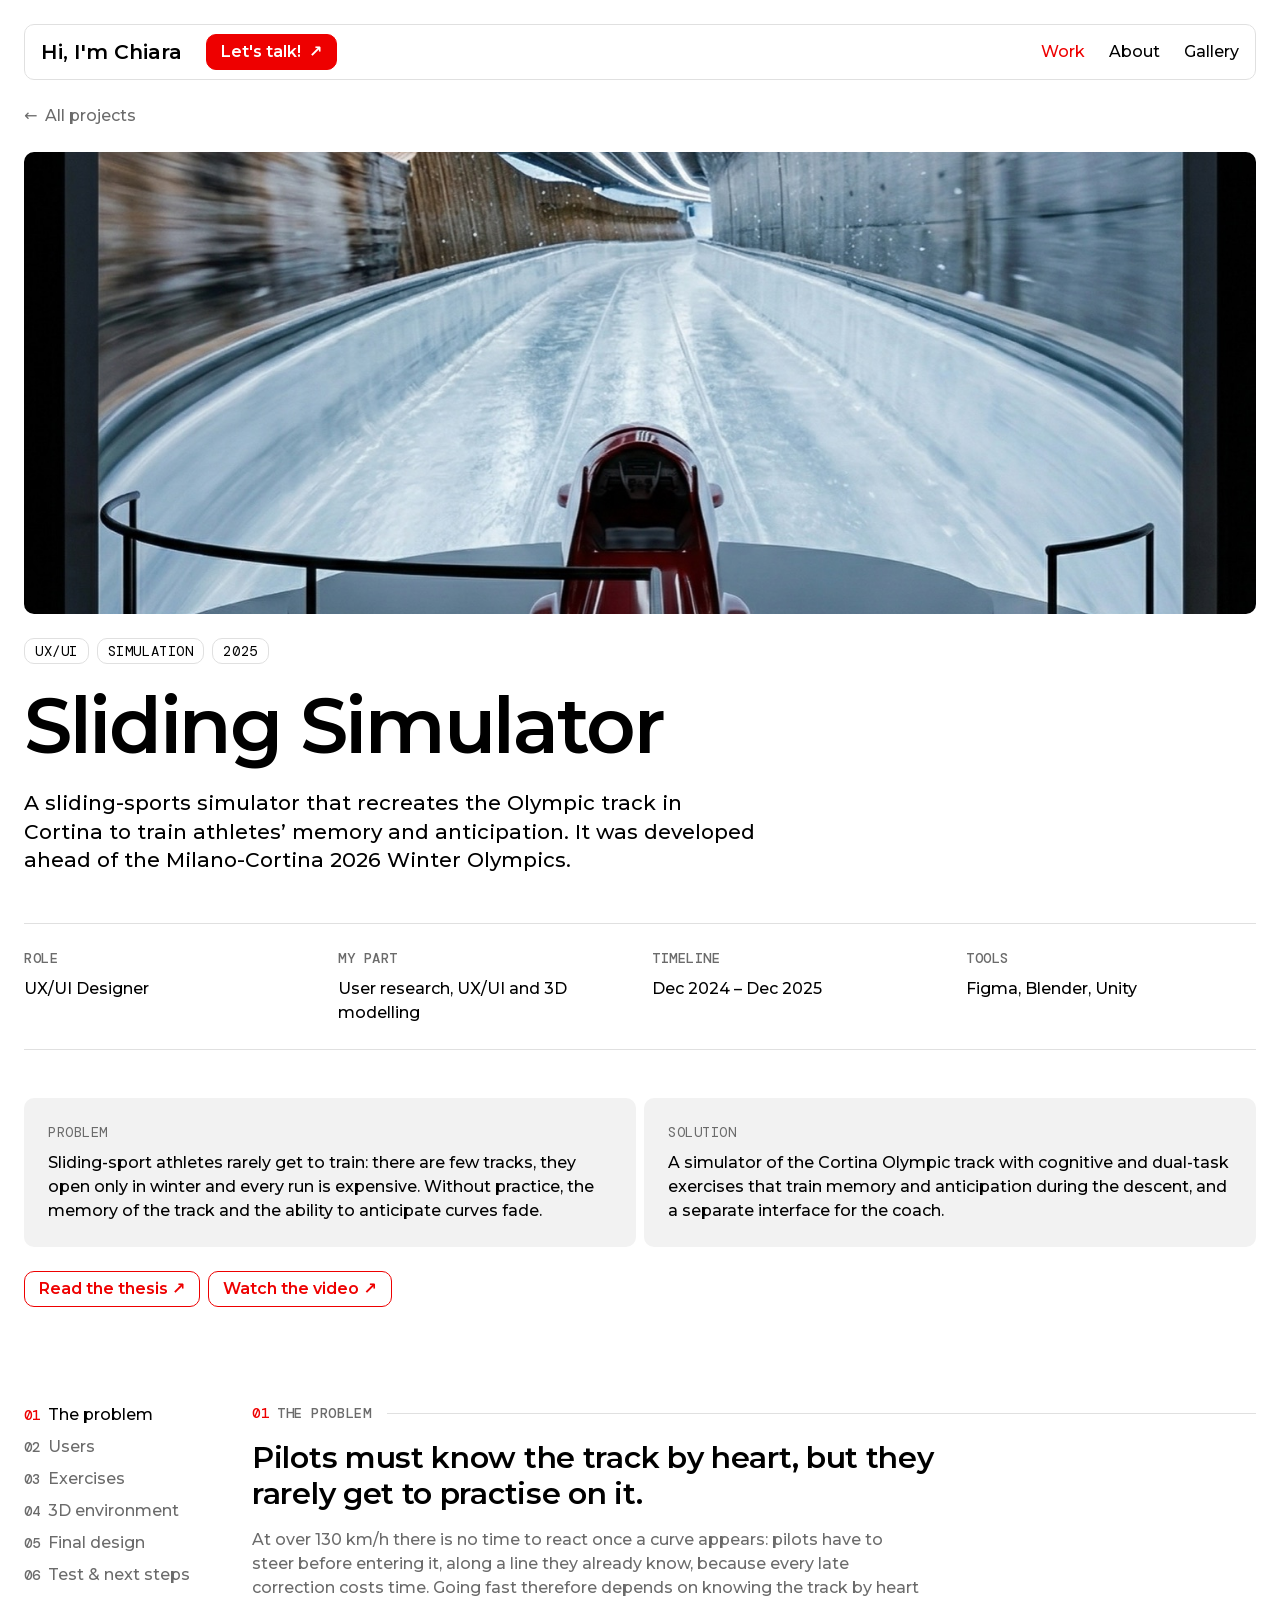
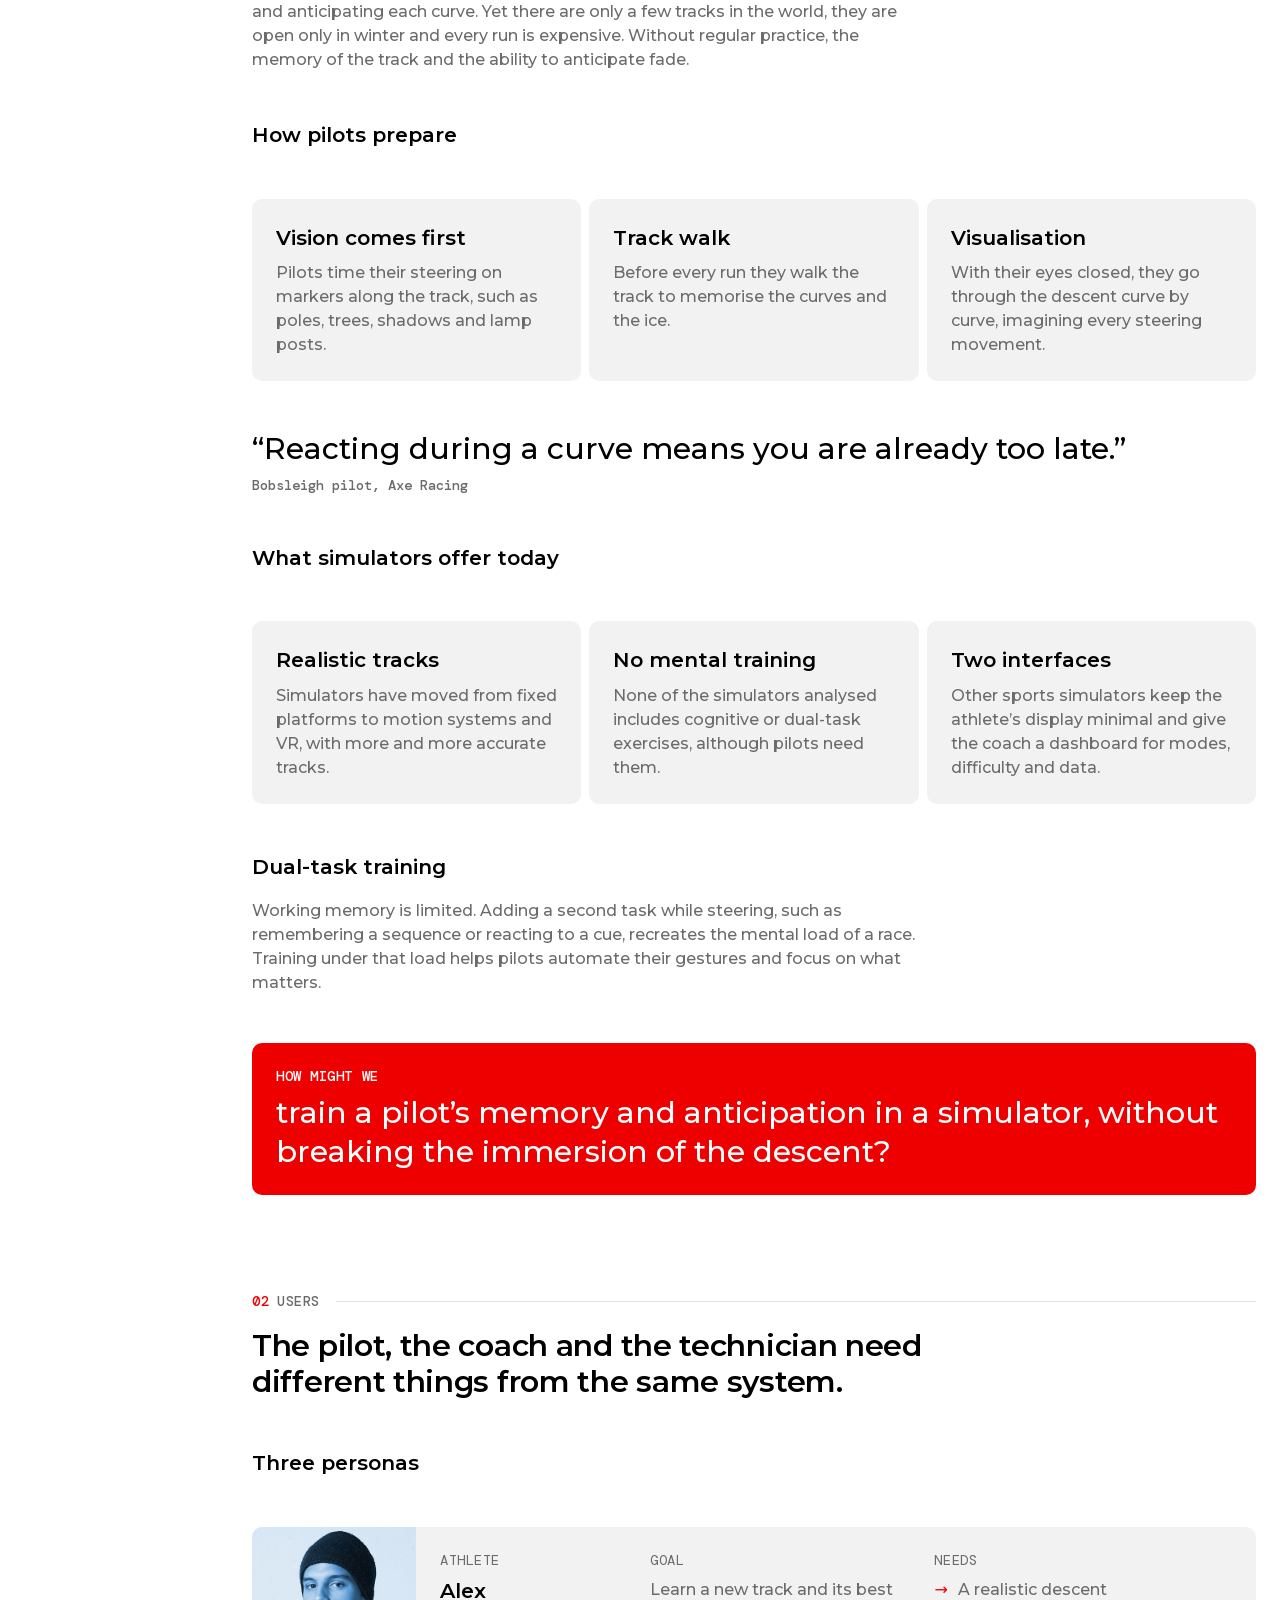
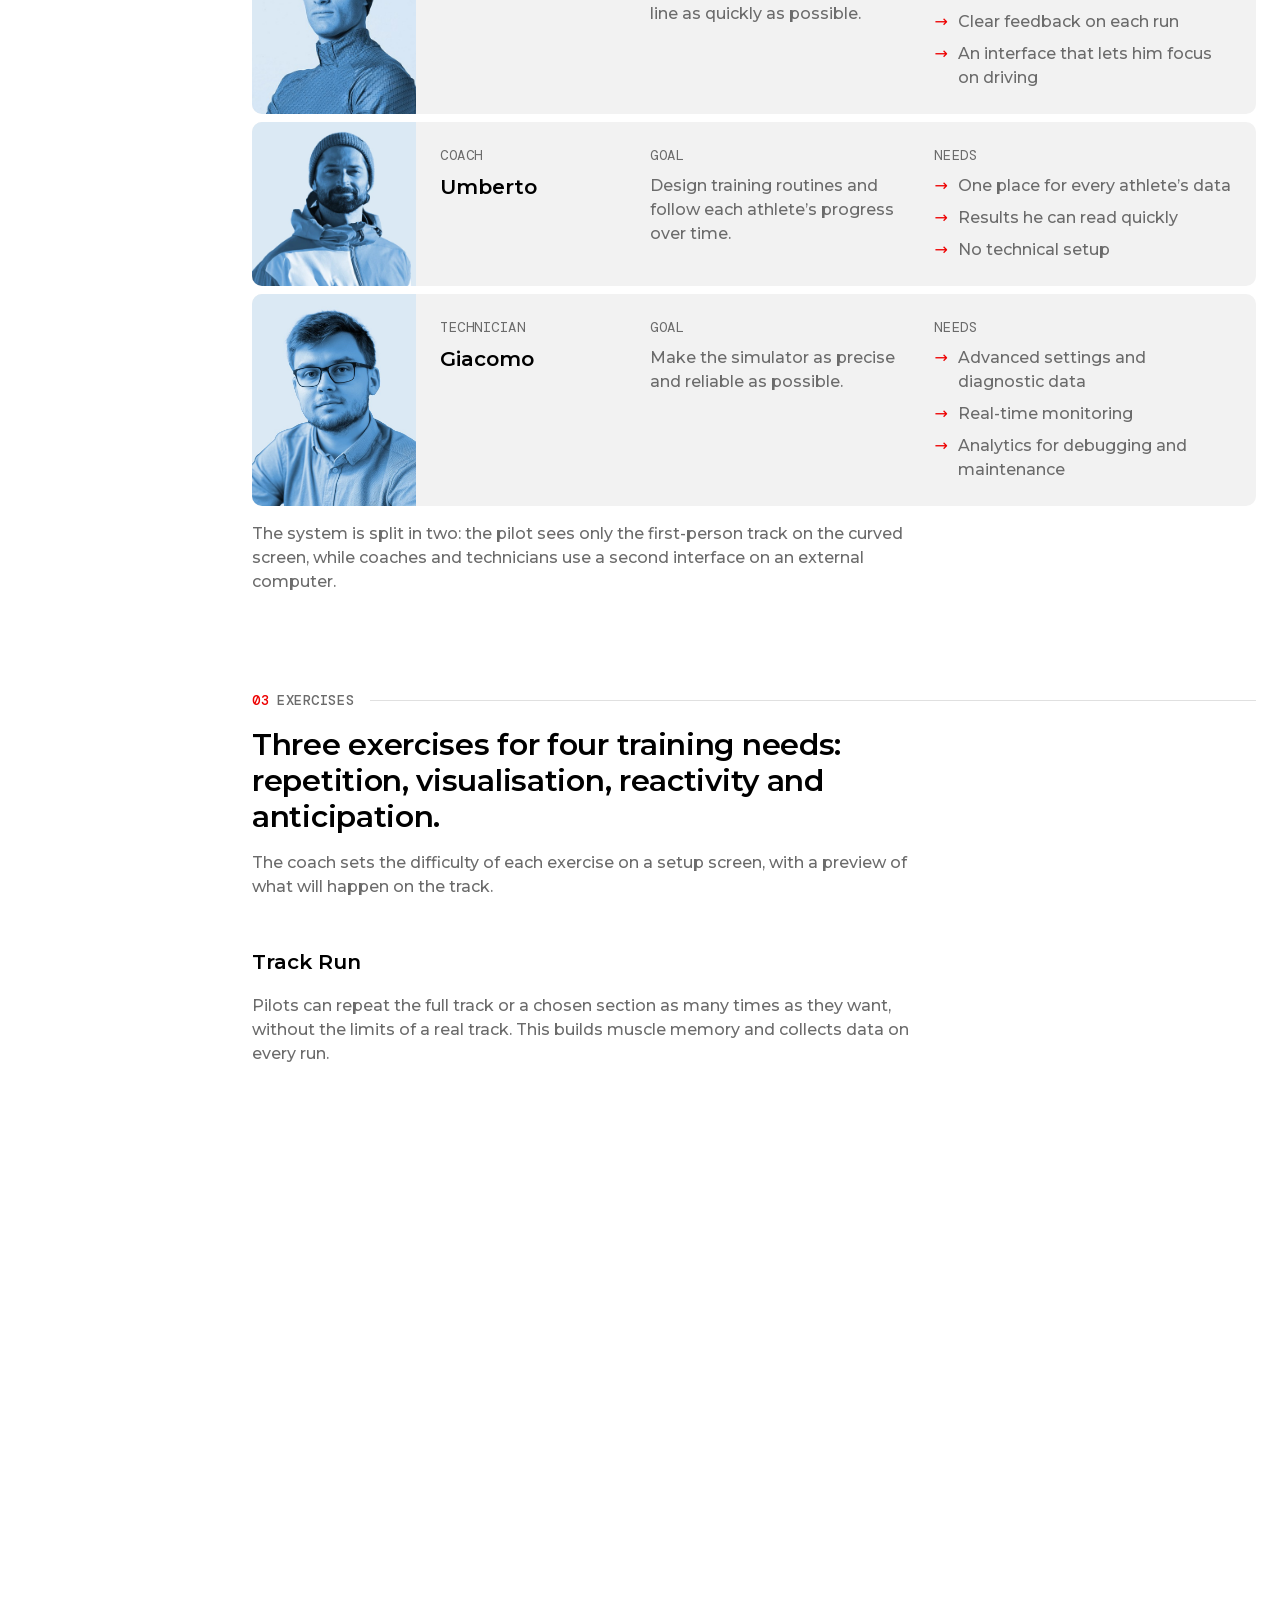
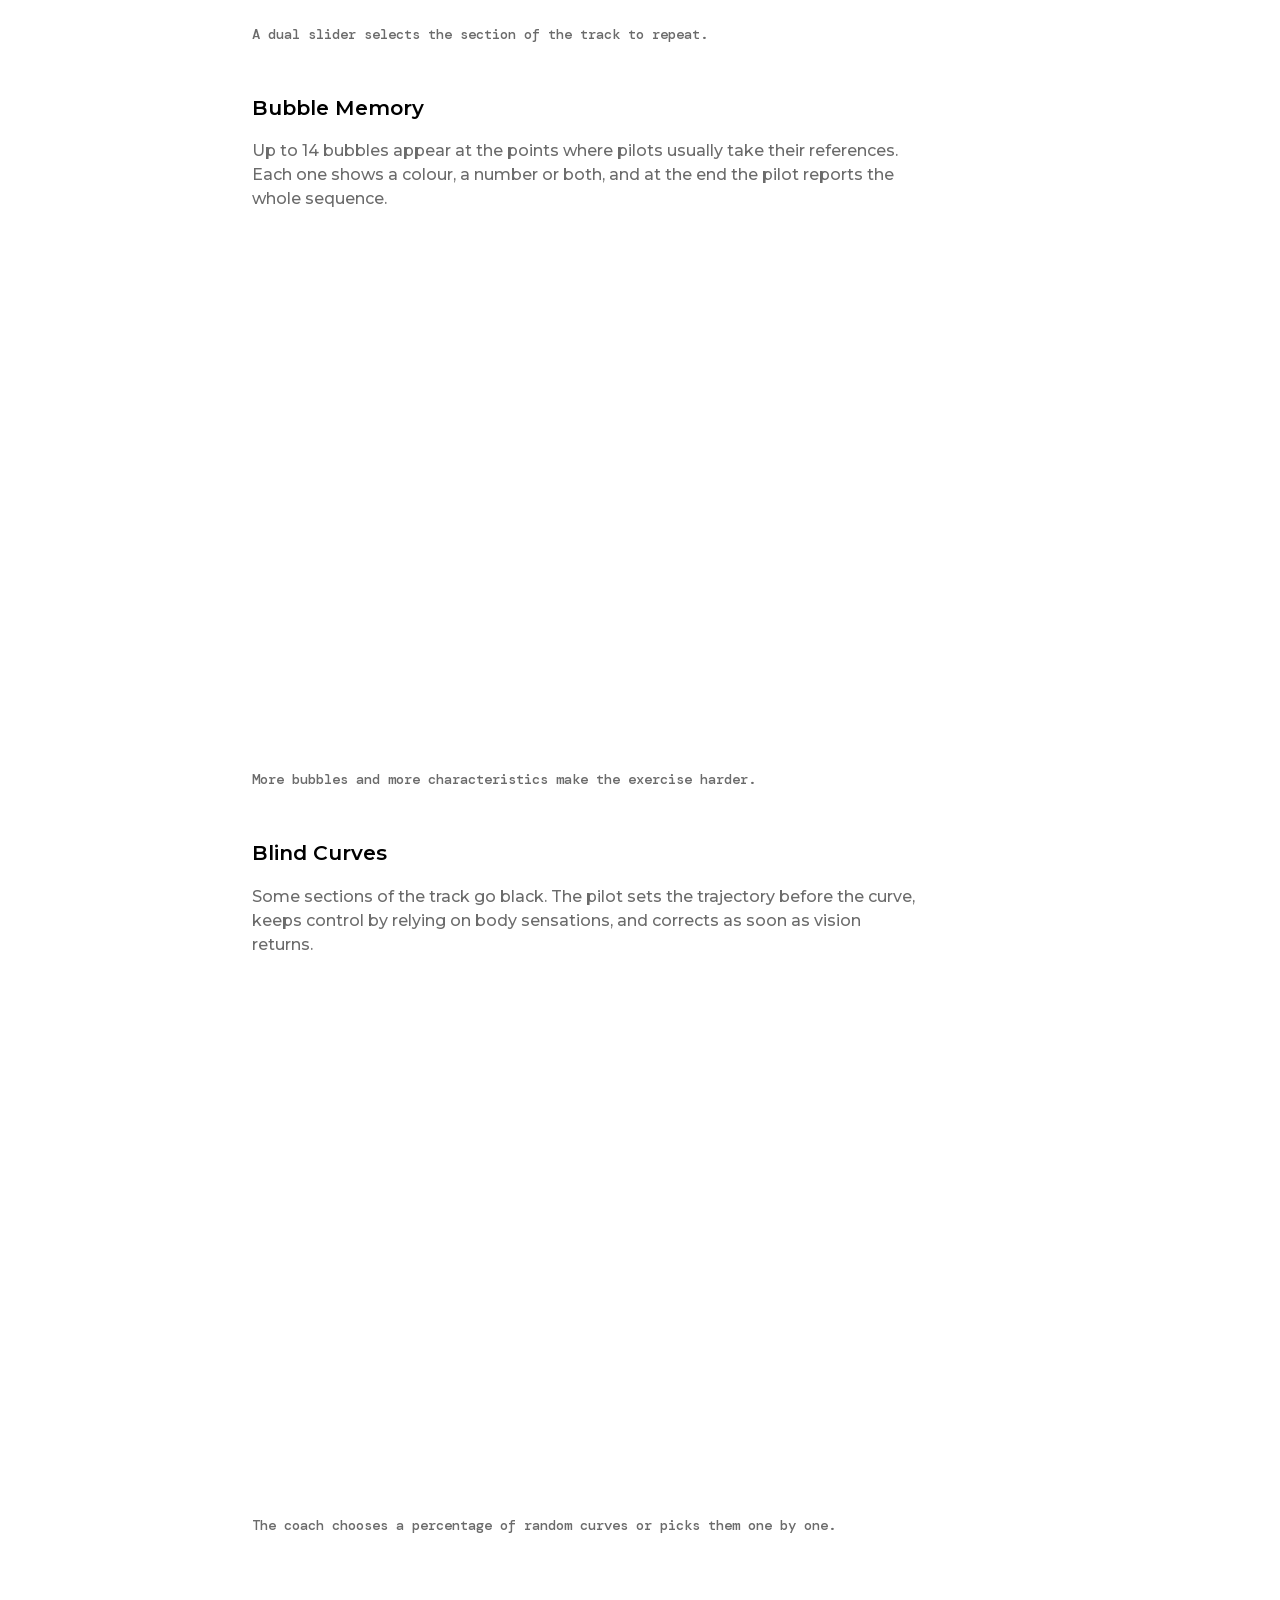
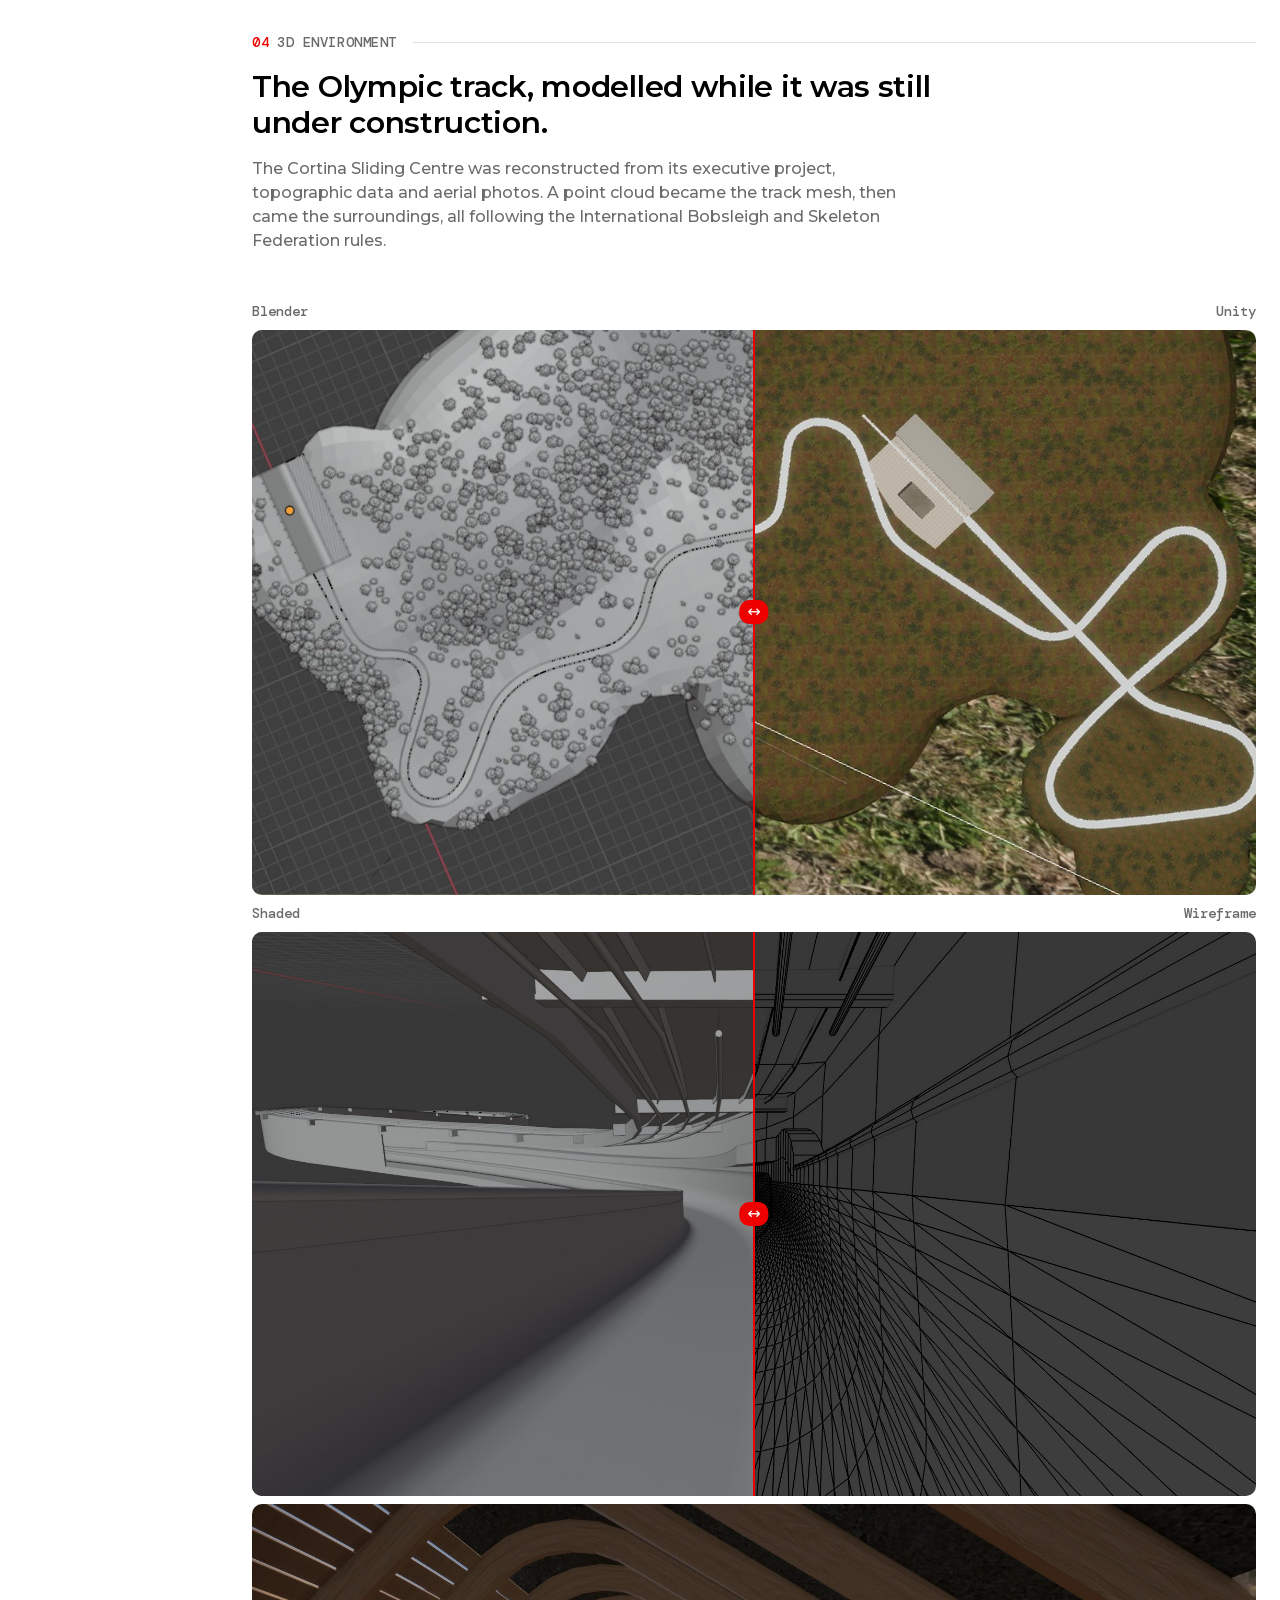
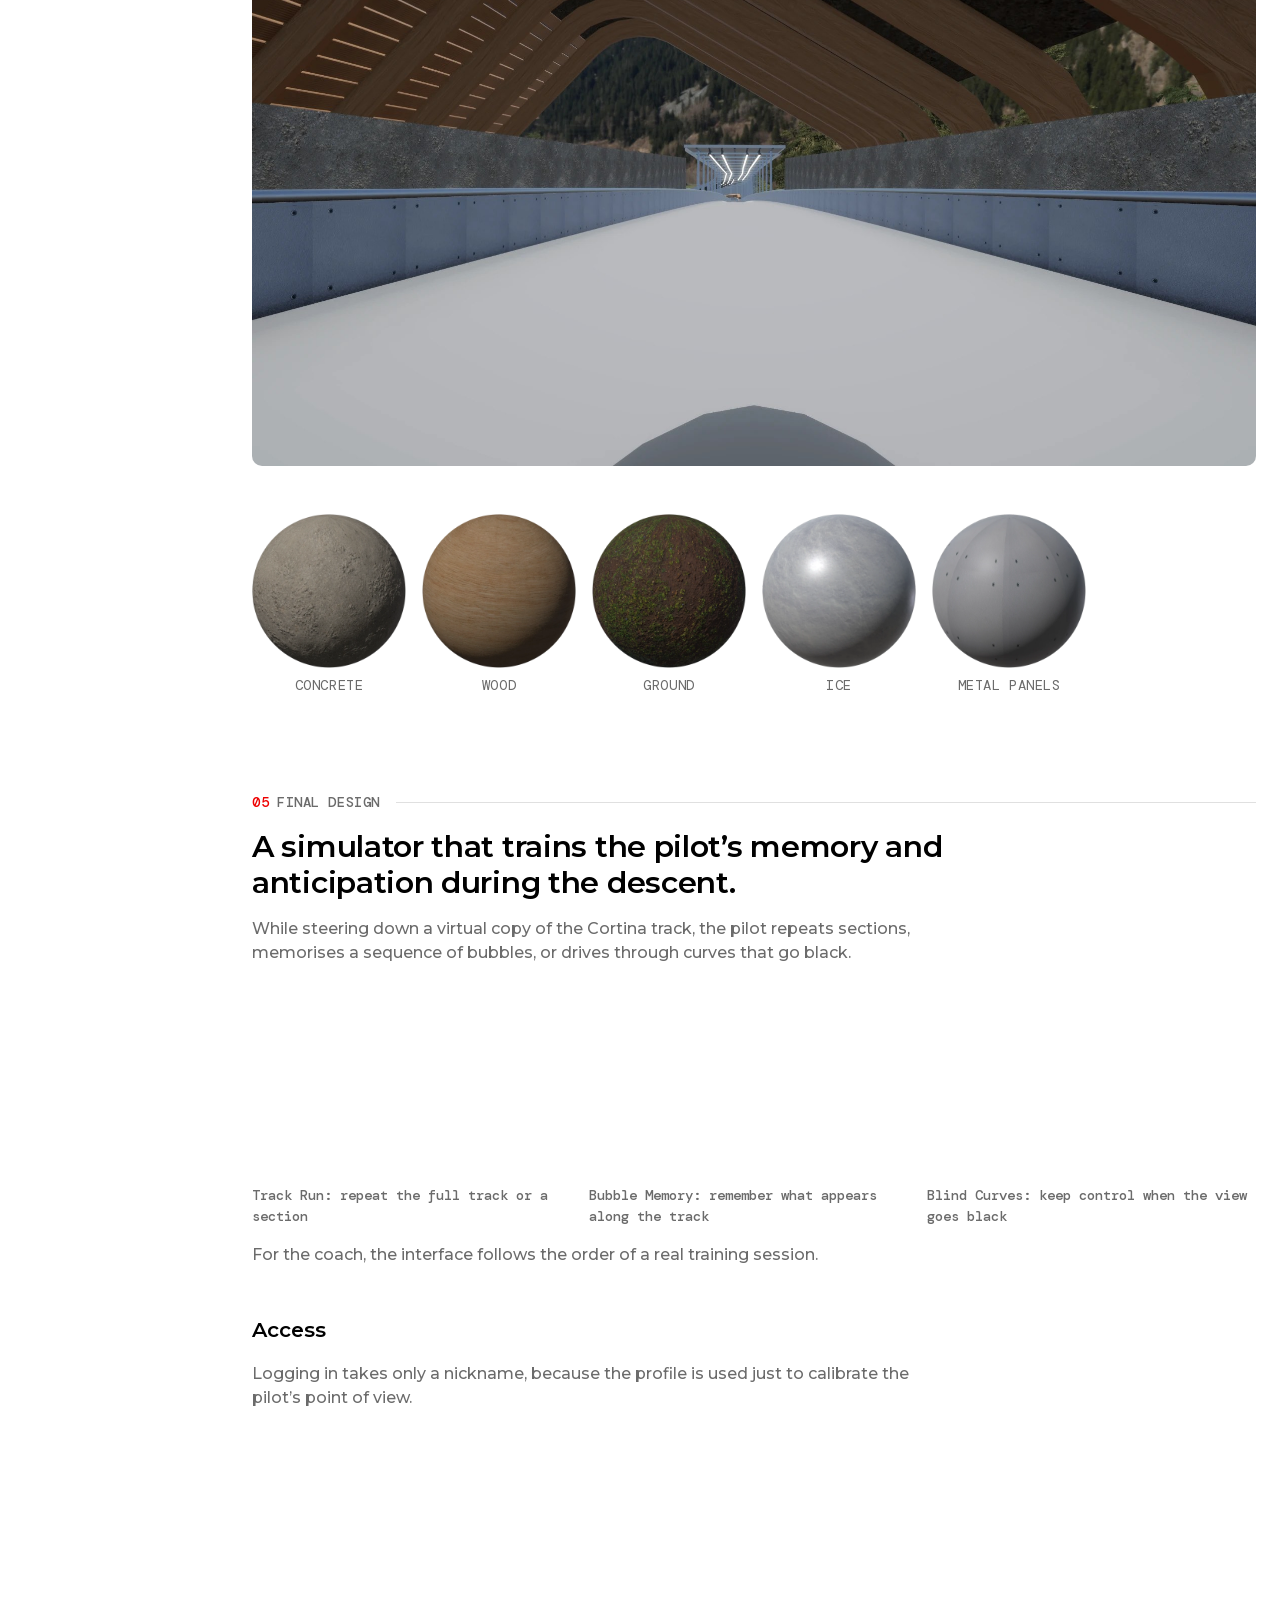
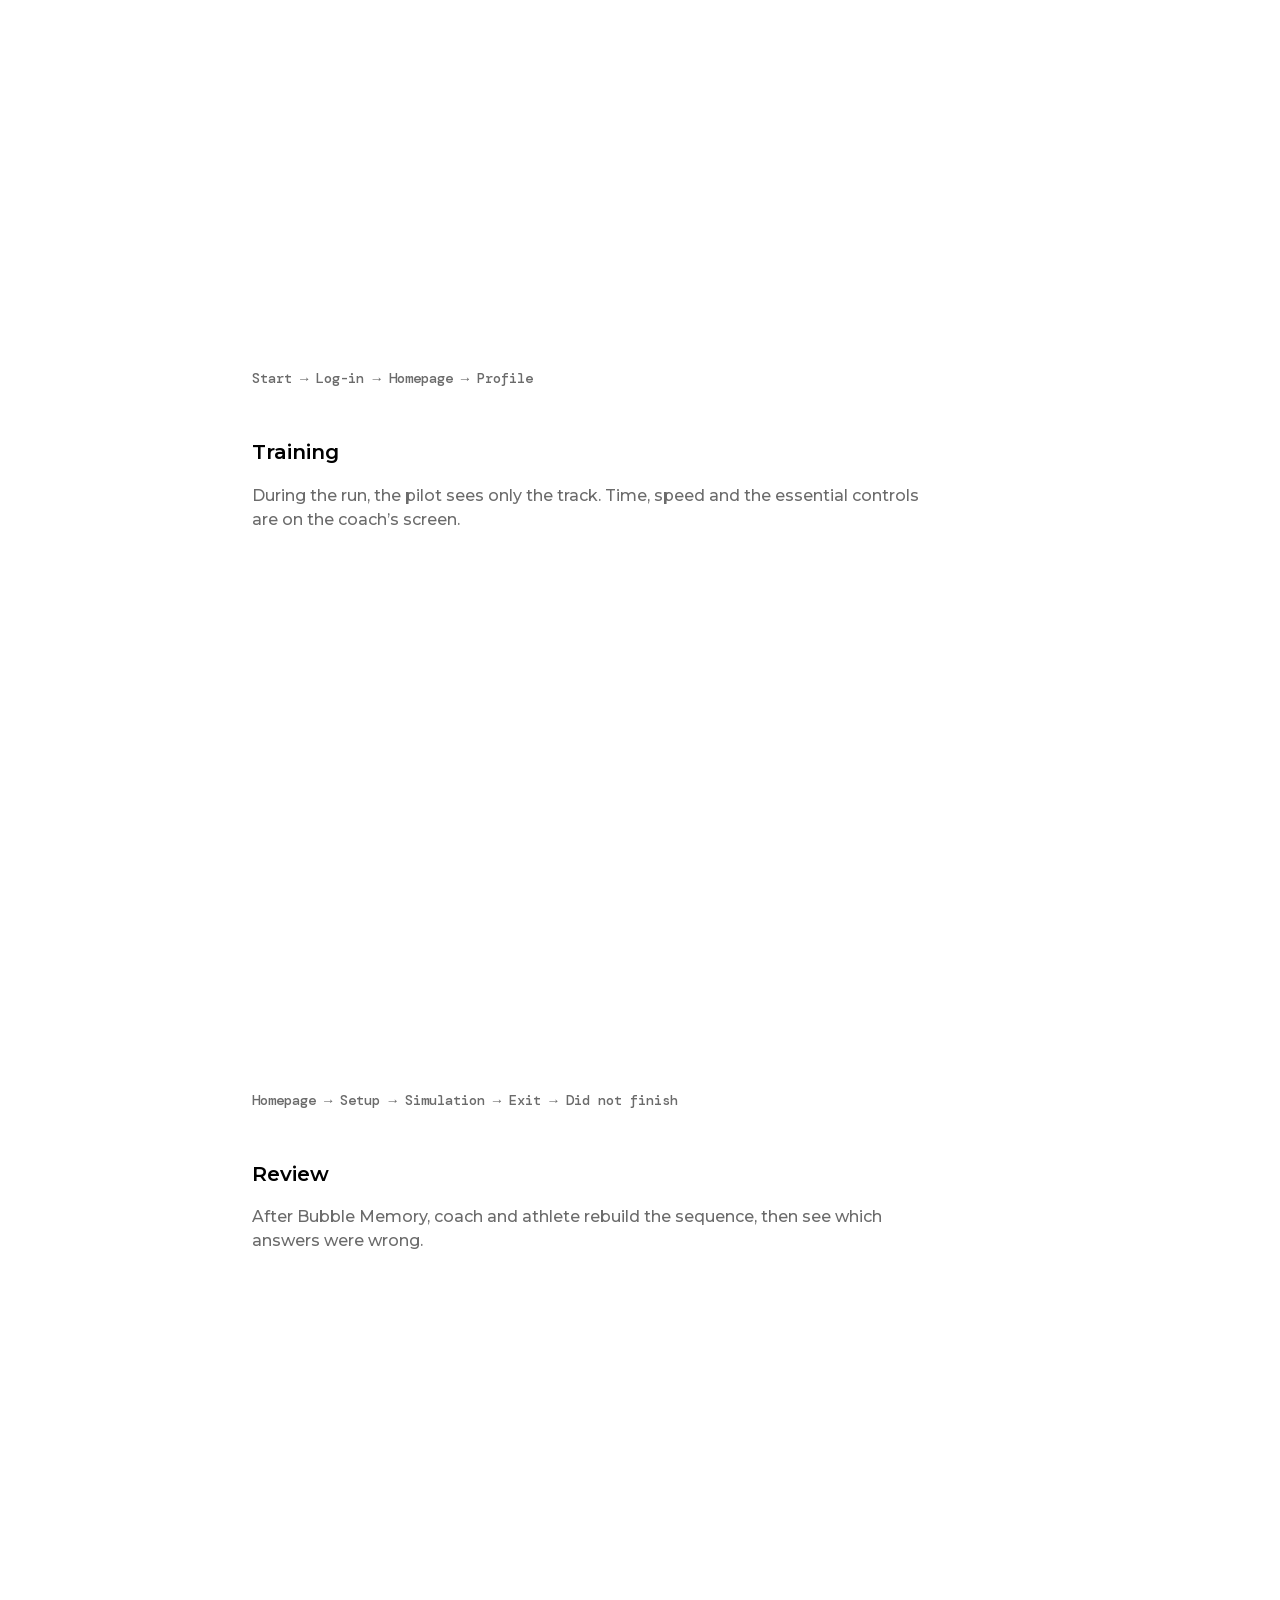
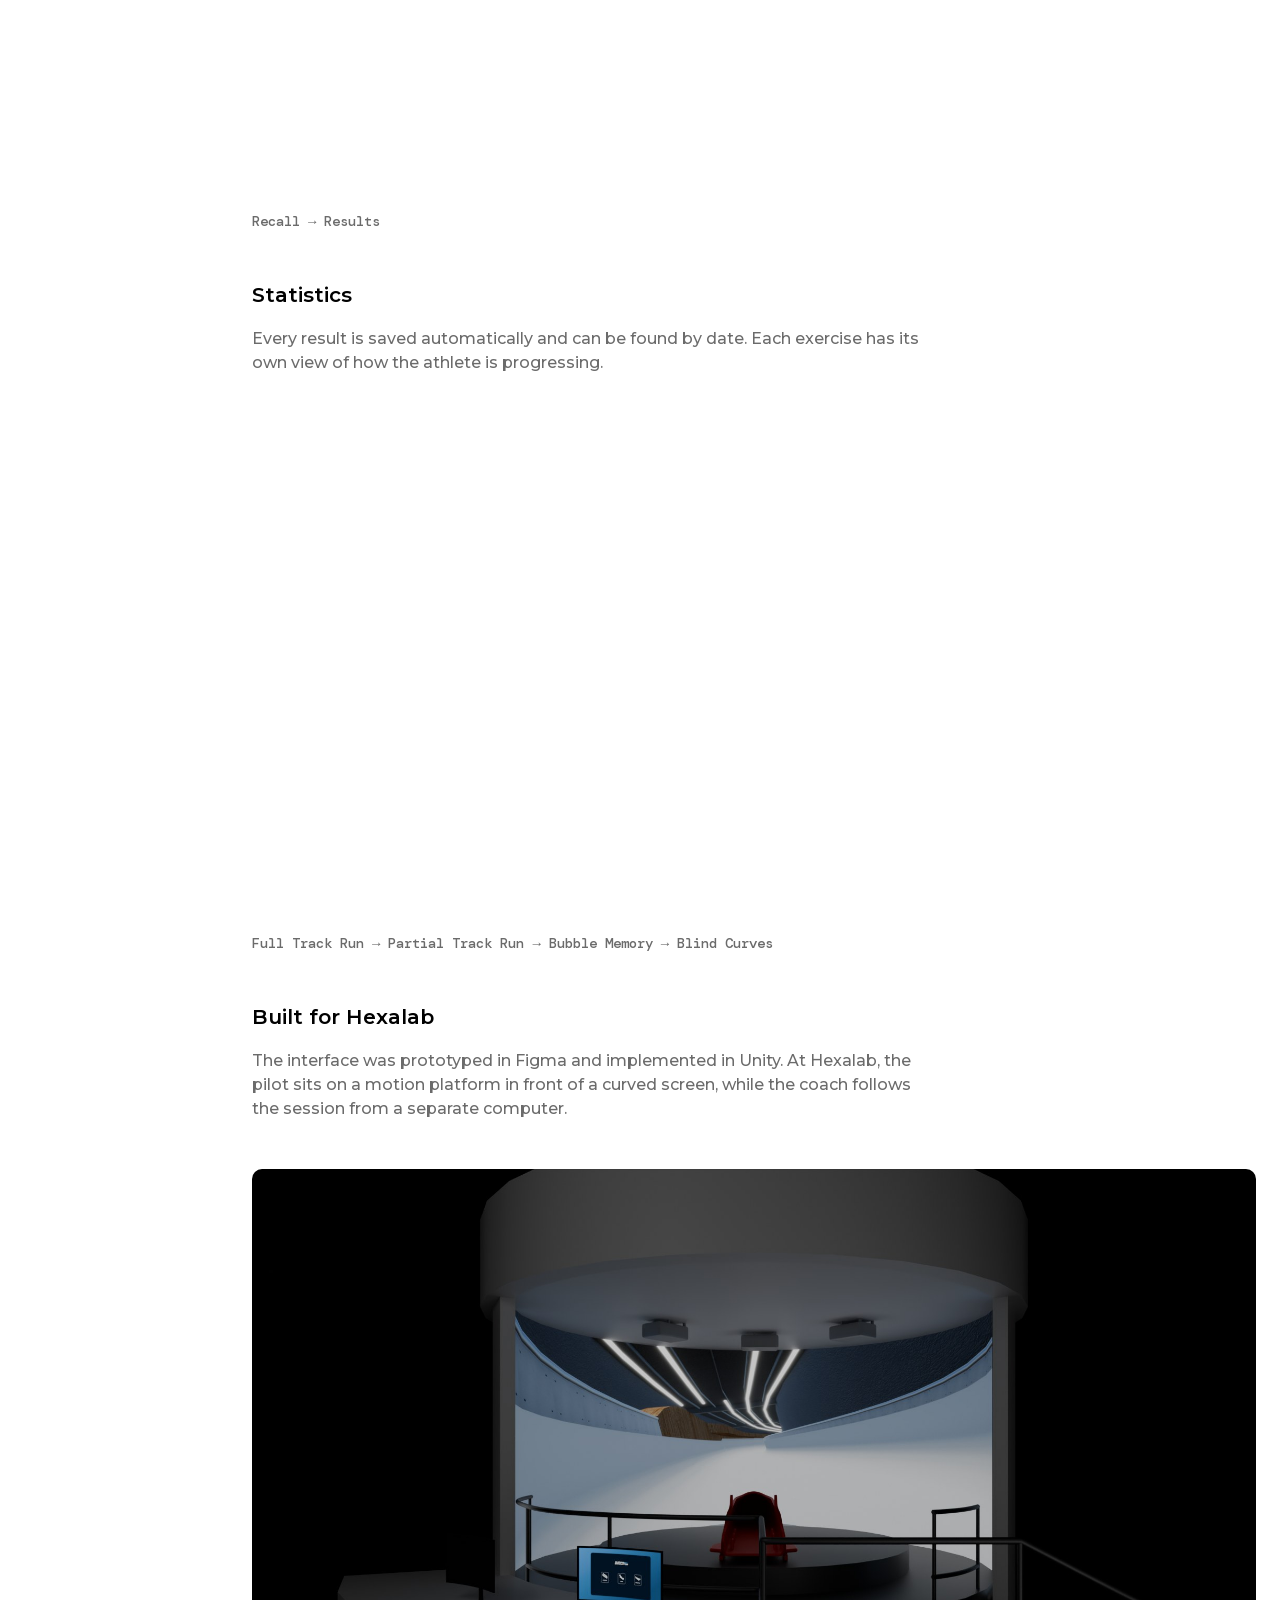
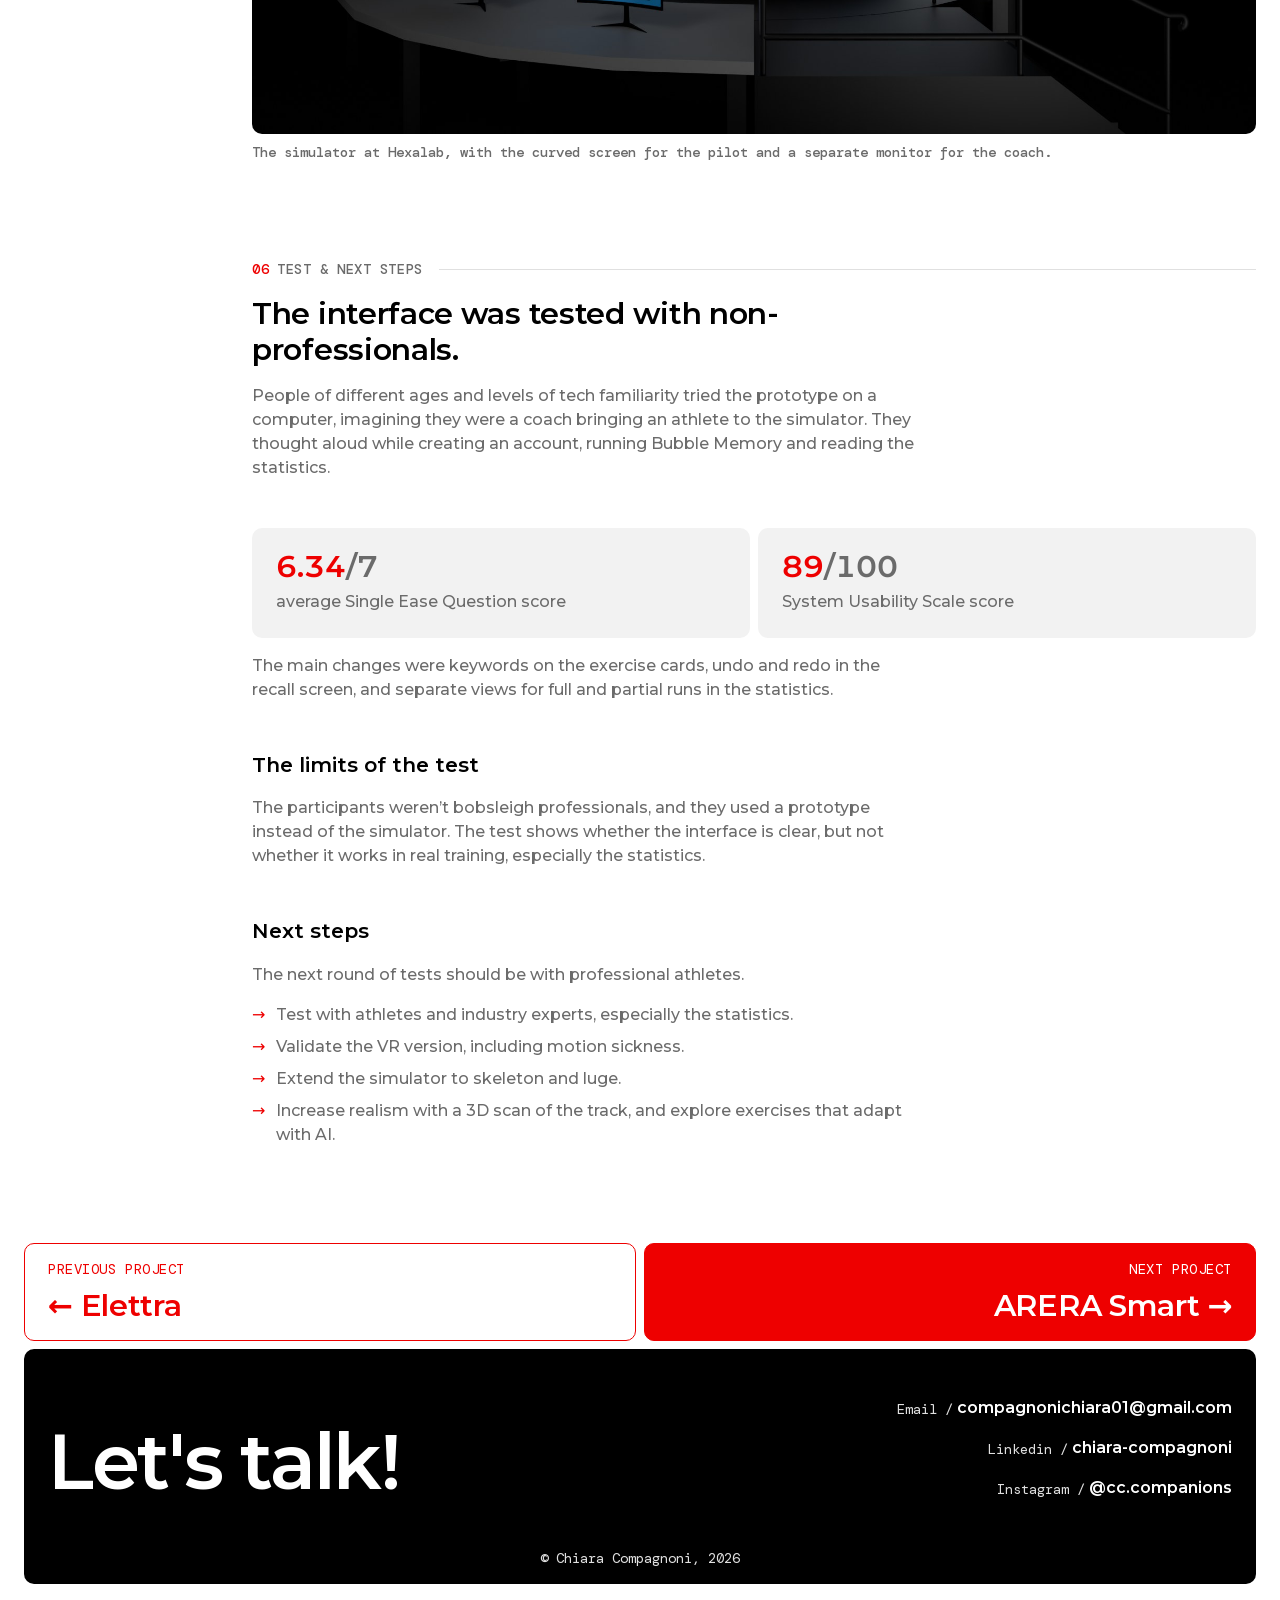
<file: sliding-simulator.html>
<!doctype html>
<html lang="en">
<head>
  <meta charset="utf-8">
  <meta name="viewport" content="width=device-width, initial-scale=1">
  <title>Sliding Simulator — Chiara Compagnoni</title>
  <meta name="description" content="Sliding Simulator: a bobsleigh training simulator with cognitive exercises, designed for the Milano-Cortina 2026 Winter Olympics. UX/UI case study.">
  <meta property="og:type" content="website">
  <meta property="og:title" content="Sliding Simulator — Chiara Compagnoni">
  <meta property="og:description" content="Sliding Simulator: a bobsleigh training simulator with cognitive exercises, designed for the Milano-Cortina 2026 Winter Olympics. UX/UI case study.">
  <meta property="og:url" content="https://chiaracompagnoni.com/sliding-simulator.html">
  <link rel="canonical" href="https://chiaracompagnoni.com/sliding-simulator.html">
  <meta property="og:image" content="https://chiaracompagnoni.com/assets/img/share/sliding-simulator.jpg">
  <meta property="og:image:width" content="1200">
  <meta property="og:image:height" content="630">
  <meta name="twitter:card" content="summary_large_image">
  <link rel="icon" href="assets/favicon.svg" type="image/svg+xml">
  <link rel="stylesheet" href="css/site.css?v=20261118a">
</head>
<body data-page="work" data-project="sliding-simulator" class="cs">
  <main id="main">
    <header class="cs-hero">
      <div class="cs-hero__first">
      <div class="cs-hero__media"><img src="assets/img/sliding/hero.jpg" alt="Bobsleigh simulator in front of a curved screen showing the Cortina track" style="object-position:center 55%"></div>
      <div class="cs-hero__head">
        <div>
          <div class="cs-hero__tags tags"><span class="tag">UX/UI</span><span class="tag">Simulation</span><span class="tag">2025</span></div>
          <h1>Sliding Simulator</h1>
          <p class="cs-hero__lead">A sliding-sports simulator that recreates the Olympic track in Cortina to train athletes’ memory and anticipation. It was developed ahead of the Milano-Cortina 2026 Winter Olympics.</p>
        </div>
      </div>
      </div>

      <dl class="cs-facts">
        <div><dt>Role</dt><dd>UX/UI Designer</dd></div>
        <div><dt>My part</dt><dd>User research, UX/UI and 3D modelling</dd></div>
        <div><dt>Timeline</dt><dd>Dec 2024 – Dec 2025</dd></div>
        <div><dt>Tools</dt><dd>Figma, Blender, Unity</dd></div>
      </dl>

      <div class="cs-tldr">
        <div><h2>Problem</h2><p>Sliding-sport athletes rarely get to train: there are few tracks, they open only in winter and every run is expensive. Without practice, the memory of the track and the ability to anticipate curves fade.</p></div>
        <div><h2>Solution</h2><p>A simulator of the Cortina Olympic track with cognitive and dual-task exercises that train memory and anticipation during the descent, and a separate interface for the coach.</p></div>
      </div>
      <p class="cs-links"><a class="btn" href="assets/sliding-thesis.pdf" target="_blank" rel="noopener">Read the thesis ↗</a><a class="btn" href="https://www.linkedin.com/posts/polimi_fisipoloralpicentrali-bobclubcristallo-conilombardia-activity-7430551578094362625-MHxQ" target="_blank" rel="noopener">Watch the video ↗</a></p>
    </header>

    <div class="cs-layout">
      <nav class="cs-toc" aria-label="Case study sections"></nav>
      <div class="cs-body">
        <section class="cs-section" id="problem" data-toc="The problem">
          <p class="cs-eyebrow">The problem</p>
          <h2 class="cs-h2">Pilots must know the track by heart, but they rarely get to practise on it.</h2>
          <p class="cs-text">At over 130 km/h there is no time to react once a curve appears: pilots have to steer before entering it, along a line they already know, because every late correction costs time. Going fast therefore depends on knowing the track by heart and anticipating each curve. Yet there are only a few tracks in the world, they are open only in winter and every run is expensive. Without regular practice, the memory of the track and the ability to anticipate fade.</p>

          <h3 class="cs-h3">How pilots prepare</h3>
          <div class="cs-cards">
            <div class="cs-card"><h4>Vision comes first</h4><p>Pilots time their steering on markers along the track, such as poles, trees, shadows and lamp posts.</p></div>
            <div class="cs-card"><h4>Track walk</h4><p>Before every run they walk the track to memorise the curves and the ice.</p></div>
            <div class="cs-card"><h4>Visualisation</h4><p>With their eyes closed, they go through the descent curve by curve, imagining every steering movement.</p></div>
          </div>
          <blockquote class="cs-quote">“Reacting during a curve means you are already too late.”<cite>Bobsleigh pilot, Axe Racing</cite></blockquote>

          <h3 class="cs-h3">What simulators offer today</h3>
          <div class="cs-cards">
            <div class="cs-card"><h4>Realistic tracks</h4><p>Simulators have moved from fixed platforms to motion systems and VR, with more and more accurate tracks.</p></div>
            <div class="cs-card"><h4>No mental training</h4><p>None of the simulators analysed includes cognitive or dual-task exercises, although pilots need them.</p></div>
            <div class="cs-card"><h4>Two interfaces</h4><p>Other sports simulators keep the athlete’s display minimal and give the coach a dashboard for modes, difficulty and data.</p></div>
          </div>

          <h3 class="cs-h3">Dual-task training</h3>
          <p class="cs-text">Working memory is limited. Adding a second task while steering, such as remembering a sequence or reacting to a cue, recreates the mental load of a race. Training under that load helps pilots automate their gestures and focus on what matters.</p>
          <p class="cs-hmw"><small>How might we</small>train a pilot’s memory and anticipation in a simulator, without breaking the immersion of the descent?</p>
        </section>

        <section class="cs-section" id="users" data-toc="Users">
          <p class="cs-eyebrow">Users</p>
          <h2 class="cs-h2">The pilot, the coach and the technician need different things from the same system.</h2>
          <h3 class="cs-h3">Three personas</h3>
          <div class="cs-persona cs-persona--rows">
            <div class="cs-persona__card">
              <picture><source media="(max-width: 809px)" srcset="assets/img/sliding/persona-alex-wide.jpg"><img src="assets/img/sliding/persona-alex.jpg" alt="Portrait of Alex, a bobsleigh athlete wearing a black beanie" loading="lazy"></picture>
              <div><span class="label">Athlete</span><h4>Alex</h4></div>
              <div><span class="label">Goal</span><p>Learn a new track and its best line as quickly as possible.</p></div>
              <div><span class="label">Needs</span><ul class="cs-list"><li>A realistic descent</li><li>Clear feedback on each run</li><li>An interface that lets him focus on driving</li></ul></div>
            </div>
            <div class="cs-persona__card">
              <picture><source media="(max-width: 809px)" srcset="assets/img/sliding/persona-umberto-wide.jpg"><img src="assets/img/sliding/persona-umberto.jpg" alt="Portrait of Umberto, a coach with a beard, a beanie and a ski jacket" loading="lazy"></picture>
              <div><span class="label">Coach</span><h4>Umberto</h4></div>
              <div><span class="label">Goal</span><p>Design training routines and follow each athlete’s progress over time.</p></div>
              <div><span class="label">Needs</span><ul class="cs-list"><li>One place for every athlete’s data</li><li>Results he can read quickly</li><li>No technical setup</li></ul></div>
            </div>
            <div class="cs-persona__card">
              <picture><source media="(max-width: 809px)" srcset="assets/img/sliding/persona-giacomo-wide.jpg"><img src="assets/img/sliding/persona-giacomo.jpg" alt="Portrait of Giacomo, a technician with glasses and a shirt" loading="lazy"></picture>
              <div><span class="label">Technician</span><h4>Giacomo</h4></div>
              <div><span class="label">Goal</span><p>Make the simulator as precise and reliable as possible.</p></div>
              <div><span class="label">Needs</span><ul class="cs-list"><li>Advanced settings and diagnostic data</li><li>Real-time monitoring</li><li>Analytics for debugging and maintenance</li></ul></div>
            </div>
          </div>
          <p class="cs-text">The system is split in two: the pilot sees only the first-person track on the curved screen, while coaches and technicians use a second interface on an external computer.</p>
        </section>

        <section class="cs-section" id="exercises" data-toc="Exercises">
          <p class="cs-eyebrow">Exercises</p>
          <h2 class="cs-h2">Three exercises for four training needs: repetition, visualisation, reactivity and anticipation.</h2>
          <p class="cs-text">The coach sets the difficulty of each exercise on a setup screen, with a preview of what will happen on the track.</p>
          <h3 class="cs-h3">Track Run</h3>
          <p class="cs-text">Pilots can repeat the full track or a chosen section as many times as they want, without the limits of a real track. This builds muscle memory and collects data on every run.</p>
          <figure class="cs-figure"><video src="assets/video/sliding-setup-track.mp4?v=2" autoplay muted loop playsinline aria-label="A cursor switches the Track Run setup between full track and partial track"></video><figcaption>A dual slider selects the section of the track to repeat.</figcaption></figure>
          <h3 class="cs-h3">Bubble Memory</h3>
          <p class="cs-text">Up to 14 bubbles appear at the points where pilots usually take their references. Each one shows a colour, a number or both, and at the end the pilot reports the whole sequence.</p>
          <figure class="cs-figure"><video src="assets/video/sliding-setup-bubble.mp4?v=2" autoplay muted loop playsinline aria-label="A cursor changes the bubble characteristics and drags the slider from 8 to 14 bubbles"></video><figcaption>More bubbles and more characteristics make the exercise harder.</figcaption></figure>
          <h3 class="cs-h3">Blind Curves</h3>
          <p class="cs-text">Some sections of the track go black. The pilot sets the trajectory before the curve, keeps control by relying on body sensations, and corrects as soon as vision returns.</p>
          <figure class="cs-figure"><video src="assets/video/sliding-setup-blind.mp4?v=2" autoplay muted loop playsinline aria-label="A cursor switches the Blind Curves setup between a percentage of curves and curves picked by hand"></video><figcaption>The coach chooses a percentage of random curves or picks them one by one.</figcaption></figure>
        </section>

        <section class="cs-section" id="environment" data-toc="3D environment">
          <p class="cs-eyebrow">3D environment</p>
          <h2 class="cs-h2">The Olympic track, modelled while it was still under construction.</h2>
          <p class="cs-text">The Cortina Sliding Centre was reconstructed from its executive project, topographic data and aerial photos. A point cloud became the track mesh, then came the surroundings, all following the International Bobsleigh and Skeleton Federation rules.</p>
          <div class="cs-grid">
            <figure class="cs-compare" data-compare>
              <div class="cs-compare__labels"><span>Blender</span><span>Unity</span></div>
              <div class="cs-compare__box">
                <img src="assets/img/sliding/model-top-unity.jpg" alt="Top view of the textured track in Unity" loading="lazy">
                <img class="cs-compare__before" src="assets/img/sliding/model-top-blender.jpg" alt="Top view of the whole track and forest in Blender" loading="lazy">
                <span class="cs-compare__handle" aria-hidden="true">↔</span>
                <input type="range" min="0" max="100" value="50" aria-label="Compare the model in Blender and Unity">
              </div>
            </figure>
          </div>
          <div class="cs-grid">
            <figure class="cs-compare" data-compare>
              <div class="cs-compare__labels"><span>Shaded</span><span>Wireframe</span></div>
              <div class="cs-compare__box">
                <img src="assets/img/sliding/model-pov-wire.jpg" alt="A curve from the pilot’s point of view in wireframe" loading="lazy">
                <img class="cs-compare__before" src="assets/img/sliding/model-pov-shaded.jpg" alt="The same curve from the pilot’s point of view, shaded" loading="lazy">
                <span class="cs-compare__handle" aria-hidden="true">↔</span>
                <input type="range" min="0" max="100" value="50" aria-label="Compare the shaded view and the wireframe">
              </div>
            </figure>
          </div>
          <figure class="cs-figure"><img src="assets/img/sliding/render-track.jpg" alt="Final render of the track from the pilot’s point of view, under the wooden roof with the mountains behind" loading="lazy"></figure>
          <div class="cs-materials">
            <figure><img src="assets/img/sliding/material-concrete.webp" alt="Rough concrete material on a sphere" loading="lazy"><figcaption class="label">Concrete</figcaption></figure>
            <figure><img src="assets/img/sliding/material-wood.webp" alt="Light wood material on a sphere" loading="lazy"><figcaption class="label">Wood</figcaption></figure>
            <figure><img src="assets/img/sliding/material-ground.webp" alt="Soil with low green plants, material on a sphere" loading="lazy"><figcaption class="label">Ground</figcaption></figure>
            <figure><img src="assets/img/sliding/material-ice.webp" alt="Glossy ice material on a sphere" loading="lazy"><figcaption class="label">Ice</figcaption></figure>
            <figure><img src="assets/img/sliding/material-metal.webp" alt="Grey metal panel material with bolts on a sphere" loading="lazy"><figcaption class="label">Metal panels</figcaption></figure>
          </div>
        </section>
        <section class="cs-section" id="final" data-toc="Final design">
          <p class="cs-eyebrow">Final design</p>
          <h2 class="cs-h2">A simulator that trains the pilot’s memory and anticipation during the descent.</h2>
          <p class="cs-text">While steering down a virtual copy of the Cortina track, the pilot repeats sections, memorises a sequence of bubbles, or drives through curves that go black.</p>
          <div class="cs-grid cs-grid--3">
            <figure><video src="assets/video/sliding-trackrun.mp4" autoplay muted loop playsinline aria-label="Pilot view descending the virtual Cortina track"></video><figcaption>Track Run: repeat the full track or a section</figcaption></figure>
            <figure><video src="assets/video/sliding-bubble.mp4" autoplay muted loop playsinline aria-label="Pilot view with a numbered bubble appearing along the track"></video><figcaption>Bubble Memory: remember what appears along the track</figcaption></figure>
            <figure><video src="assets/video/sliding-blind.mp4" autoplay muted loop playsinline aria-label="Pilot view where the screen goes black during a curve"></video><figcaption>Blind Curves: keep control when the view goes black</figcaption></figure>
          </div>
          <p class="cs-text">For the coach, the interface follows the order of a real training session.</p>
          <h3 class="cs-h3">Access</h3>
          <p class="cs-text">Logging in takes only a nickname, because the profile is used just to calibrate the pilot’s point of view.</p>
          <figure class="cs-figure"><video src="assets/video/sliding-ui-access.mp4?v=2" autoplay muted loop playsinline aria-label="A cursor chooses the discipline, logs in, opens the profile and logs out"></video><figcaption>Start → Log-in → Homepage → Profile</figcaption></figure>
          <h3 class="cs-h3">Training</h3>
          <p class="cs-text">During the run, the pilot sees only the track. Time, speed and the essential controls are on the coach’s screen.</p>
          <figure class="cs-figure"><video src="assets/video/sliding-ui-training.mp4?v=2" autoplay muted loop playsinline aria-label="A cursor opens Bubble Memory, presses Play, tries to exit, resumes the run, then returns home after a did-not-finish message"></video><figcaption>Homepage → Setup → Simulation → Exit → Did not finish</figcaption></figure>
          <h3 class="cs-h3">Review</h3>
          <p class="cs-text">After Bubble Memory, coach and athlete rebuild the sequence, then see which answers were wrong.</p>
          <figure class="cs-figure"><video src="assets/video/sliding-ui-review.mp4?v=2" autoplay muted loop playsinline aria-label="A cursor fills in the bubbles with the keypads, corrects one and verifies the results"></video><figcaption>Recall → Results</figcaption></figure>
          <h3 class="cs-h3">Statistics</h3>
          <p class="cs-text">Every result is saved automatically and can be found by date. Each exercise has its own view of how the athlete is progressing.</p>
          <figure class="cs-figure"><video src="assets/video/sliding-ui-stats.mp4?v=2" autoplay muted loop playsinline aria-label="A cursor opens the statistics of each exercise from the profile, selects sessions and uses the filters"></video><figcaption>Full Track Run → Partial Track Run → Bubble Memory → Blind Curves</figcaption></figure>
          <h3 class="cs-h3">Built for Hexalab</h3>
          <p class="cs-text">The interface was prototyped in Figma and implemented in Unity. At Hexalab, the pilot sits on a motion platform in front of a curved screen, while the coach follows the session from a separate computer.</p>
          <figure class="cs-figure"><img src="assets/img/sliding/hexalab.jpg" alt="Render of the Hexalab simulator: a red bobsleigh on a platform inside the curved screen, with the coach’s monitor in front" loading="lazy"><figcaption>The simulator at Hexalab, with the curved screen for the pilot and a separate monitor for the coach.</figcaption></figure>
        </section>

        <section class="cs-section" id="next" data-toc="Test &amp; next steps">
          <p class="cs-eyebrow">Test &amp; next steps</p>
          <h2 class="cs-h2">The interface was tested with non-professionals.</h2>
          <p class="cs-text">People of different ages and levels of tech familiarity tried the prototype on a computer, imagining they were a coach bringing an athlete to the simulator. They thought aloud while creating an account, running Bubble Memory and reading the statistics.</p>
          <div class="cs-stats">
            <div><strong>6.34<small>/7</small></strong><span>average Single Ease Question score</span></div>
            <div><strong>89<small>/100</small></strong><span>System Usability Scale score</span></div>
          </div>
          <p class="cs-text">The main changes were keywords on the exercise cards, undo and redo in the recall screen, and separate views for full and partial runs in the statistics.</p>
          <h3 class="cs-h3">The limits of the test</h3>
          <p class="cs-text">The participants weren’t bobsleigh professionals, and they used a prototype instead of the simulator. The test shows whether the interface is clear, but not whether it works in real training, especially the statistics.</p>
          <h3 class="cs-h3">Next steps</h3>
          <p class="cs-text">The next round of tests should be with professional athletes.</p>
          <ul class="cs-list">
            <li>Test with athletes and industry experts, especially the statistics.</li>
            <li>Validate the VR version, including motion sickness.</li>
            <li>Extend the simulator to skeleton and luge.</li>
            <li>Increase realism with a 3D scan of the track, and explore exercises that adapt with AI.</li>
          </ul>
        </section>
      </div>
    </div>
  </main>
  <script src="js/main.js?v=20261118a"></script>
</body>
</html>
</file>
<file: css/site.css>
/* ============================================================================
   Chiara Compagnoni — the whole site in one stylesheet.

   The system, on purpose very small:
   - Colour   white · grey-1 (surfaces) · grey-2 (lines) · grey-3 (secondary text) · black · red
   - Type     2 families (Montserrat, DM Mono) · 2 weights (500, 600)
              6 sizes: display · headline · title · lead · body · small (mono)
   - Space    8 · 16 · 24 · 48 · 96
   - Shape    one radius for everything, 1px lines, no shadows
   - Buttons  .btn (red outline, red label) · .btn--primary (red, white label) · .btn--icon (square)
   - Tag      one style, used for categories, years, places, dates
   ========================================================================== */

@font-face { font-family: "Montserrat"; src: url("../assets/fonts/Montserrat-Variable-latin.woff2") format("woff2"); font-weight: 400 700; font-display: swap; }
@font-face { font-family: "DM Mono"; src: url("../assets/fonts/DMMono-Regular-latin.woff2") format("woff2"); font-weight: 400; font-display: swap; }
@font-face { font-family: "DM Mono"; src: url("../assets/fonts/DMMono-Medium-latin.woff2") format("woff2"); font-weight: 500; font-display: swap; }

:root {
  /* Colour */
  --white: #ffffff;
  --grey-1: #f2f2f2;   /* surfaces: cards, image placeholders */
  --grey-2: #e0e0e0;   /* lines and borders */
  --grey-3: #6b6b6b;   /* secondary text: 5.3:1 on white */
  --black: #000000;
  --red: #ee0000;      /* white on red 4.5:1 · red on white 4.5:1 (AA at any size) */

  /* Type */
  --sans: "Montserrat", system-ui, -apple-system, "Segoe UI", sans-serif;
  --mono: "DM Mono", ui-monospace, "SF Mono", Menlo, monospace;
  --display: clamp(40px, 6vw, 80px);    /* page names, footer CTA */
  --headline: clamp(30px, 4vw, 52px);   /* long headings: home hero, gallery, next project */
  --title: clamp(22px, 2.4vw, 30px);    /* section and card titles */
  --lead: clamp(18px, 1.6vw, 22px);     /* intro paragraphs, sub-headings */
  --body: 16px;
  --small: 14px;                        /* mono: labels, tags, captions */

  /* Space */
  --s1: 8px;
  --s2: 16px;
  --s3: 24px;
  --s4: 48px;
  --s5: 96px;

  /* Shape & motion */
  --r: 10px;
  --line: 1px solid var(--grey-2);
  --ease: cubic-bezier(.22, .61, .36, 1);

  /* Page geometry */
  --max: 1680px;
  --edge: var(--s3);   /* smallest distance from the screen edge */
  --gutter: max(var(--edge), calc((100vw - var(--max)) / 2)); /* the one page margin: menu, content, cards and footer all line up on it */
  --menu-h: 56px;      /* height of the floating menu */
  --header-h: calc(var(--menu-h) + var(--edge)); /* space the menu takes from the top */
}

/* ============ Base ============ */
*, *::before, *::after { box-sizing: border-box; }
html { scroll-behavior: smooth; -webkit-text-size-adjust: 100%; }
body {
  margin: 0;
  background: var(--white);
  color: var(--black);
  font: 500 var(--body)/1.5 var(--sans);
  -webkit-font-smoothing: antialiased;
}
img, video { display: block; max-width: 100%; height: auto; }
a { color: inherit; text-decoration: none; }
h1, h2, h3, h4, p { margin: 0; font-weight: inherit; }
button { font: inherit; color: inherit; background: none; border: 0; padding: 0; cursor: pointer; }
strong { font-weight: 600; }
::selection { background: var(--red); color: var(--white); }
:focus-visible { outline: 2px solid var(--black); outline-offset: 2px; border-radius: var(--r); }

/* Type roles */
.display { font-size: var(--display); font-weight: 600; line-height: 1; letter-spacing: -0.03em; }
.headline { font-size: var(--headline); font-weight: 600; line-height: 1.1; letter-spacing: -0.02em; }
.title { font-size: var(--title); font-weight: 600; line-height: 1.2; letter-spacing: -0.01em; }
.lead { font-size: var(--lead); font-weight: 500; line-height: 1.4; }
.small { font-family: var(--mono); font-size: var(--small); font-weight: 400; line-height: 1.4; }
.label { font-family: var(--mono); font-size: var(--small); font-weight: 400; line-height: 1.4; letter-spacing: .04em; text-transform: uppercase; color: var(--grey-3); }

/* Hover underline: the one link treatment */
/* Link hover: red text on a grey-1 pill (the one link treatment). Negative margin keeps layout still. */
.u {
  padding: .08em .3em; margin: -.08em -.3em; border-radius: var(--r);
  -webkit-box-decoration-break: clone; box-decoration-break: clone;
  transition: color .2s var(--ease), background-color .2s var(--ease);
}
.u:hover, a:hover > .u, a:focus-visible > .u { color: var(--red); }
p a.u { color: var(--red); } /* links inside running text stay red, so they're findable without an underline */

.arrow { display: inline-block; transition: translate .25s var(--ease); }

/* ============ Button ============ */
.btn {
  display: inline-flex; align-items: center; justify-content: center; gap: var(--s1);
  height: 44px; padding: 0 20px;
  border: 1px solid var(--red); border-radius: var(--r);
  background: transparent; color: var(--red);
  font: 600 var(--body)/1 var(--sans); white-space: nowrap;
  transition: background .2s var(--ease), color .2s var(--ease), border-color .2s var(--ease);
}
.btn:hover { background: var(--red); border-color: var(--red); color: var(--white); }
.btn--primary { background: var(--red); border-color: var(--red); color: var(--white); }
.btn--primary:hover { background: var(--white); color: var(--red); }
.btn--icon { width: 44px; padding: 0; font-size: 18px; }
.btn:disabled { opacity: .3; pointer-events: none; }

/* ============ Tag ============ */
.tag {
  display: inline-flex; align-items: center; height: 26px; padding: 0 10px;
  border: var(--line); border-radius: var(--r); background: var(--white); color: var(--black);
  font-family: var(--mono); font-size: var(--small); font-weight: 400; letter-spacing: .04em; text-transform: uppercase; white-space: nowrap;
}
.tags { display: flex; flex-wrap: wrap; gap: var(--s1); }

/* ============ Header ============ */
.skip-link { position: fixed; left: var(--gutter); top: var(--s1); z-index: 100; translate: 0 -200%; transition: translate .2s var(--ease); }
.skip-link:focus { translate: 0 0; }
.site-header {
  position: fixed; inset: var(--edge) var(--gutter) auto; z-index: 50; height: var(--menu-h);
  display: flex; align-items: center; justify-content: space-between; gap: var(--s2);
  padding: 0 var(--s2); border: var(--line); border-radius: var(--r);
  background: color-mix(in srgb, var(--white) 70%, transparent); /* frosted glass: the one exception to "no tints" */
  -webkit-backdrop-filter: blur(16px); backdrop-filter: blur(16px);
}
.site-header__left { display: flex; align-items: center; gap: var(--s3); }
.site-header__name { display: inline-block; font-size: var(--lead); font-weight: 600; transform-origin: left center; transition: rotate .25s var(--ease); }
.site-header__name:hover, .site-header__name:focus-visible { rotate: -3deg; }
.site-header .btn, .about__actions .btn, .cs-links .btn { height: 36px; padding: 0 14px; }
.site-header nav { display: flex; gap: var(--s3); }
.site-header .site-header__toggle { display: none; position: relative; flex: none; width: 36px; padding: 0; }
.site-header__toggle::before, .site-header__toggle::after { content: ""; position: absolute; left: 10px; right: 10px; top: 50%; height: 2px; margin-top: -1px; background: currentColor; transition: translate .25s var(--ease), rotate .25s var(--ease); }
.site-header__toggle::before { translate: 0 -3px; }
.site-header__toggle::after { translate: 0 3px; }
.is-open > .site-header__toggle::before { translate: 0; rotate: 45deg; }
.is-open > .site-header__toggle::after { translate: 0; rotate: -45deg; }
@media (hover: none) { .site-header__toggle:hover { background: transparent; border-color: var(--red); color: var(--red); } } /* a tap must not leave it filled */
.site-header nav a[aria-current="page"] { color: var(--red); }
main { padding-top: var(--header-h); }

/* ============ Footer ============ */
.site-footer { margin: 0 var(--gutter) var(--edge); border-radius: var(--r); background: var(--black); color: var(--white); padding: var(--s4) var(--edge) var(--s2); }
.site-footer__row { display: flex; justify-content: space-between; align-items: flex-end; gap: var(--s4); flex-wrap: wrap; }
.site-footer__title { transition: color .2s var(--ease); }
.site-footer__title:hover { color: var(--red); }
.site-footer :focus-visible { outline-color: var(--white); }
.site-footer__links { display: grid; gap: var(--s2); text-align: right; }
.site-footer__links span { color: var(--grey-2); }
.site-footer__copy { margin-top: var(--s4); text-align: center; color: var(--grey-2); }

/* ============ Home: hero ============ */
.hero { position: relative; height: calc(100svh - var(--header-h)); min-height: 560px; padding: 76px var(--gutter) var(--edge); overflow: hidden; }
.hero__title { position: relative; z-index: 1; font-weight: 500; text-wrap: balance; }
.hero__sticker { position: absolute; left: 50%; top: 50%; width: min(360px, 44vw); translate: calc(-50% + var(--dx, 0px)) calc(-50% + var(--dy, 0px)); perspective: 900px; z-index: 2; cursor: grab; touch-action: none; user-select: none; }
.hero__sticker.is-dragging { cursor: grabbing; }
.hero__sticker img, .hero__glass {
  width: 100%;
  transform: rotateX(var(--rx, 0deg)) rotateY(var(--ry, 0deg)) rotate(var(--rz, -4deg));
  transition: transform .5s var(--ease); animation: float 6s ease-in-out infinite;
  user-select: none; -webkit-user-drag: none;
}
.hero__glass { /* frosted glass, shaped like the sticker's own outline */
  position: absolute; inset: 0;
  background: url("data:image/svg+xml,%3Csvg xmlns='http://www.w3.org/2000/svg' width='160' height='160'%3E%3Cfilter id='n'%3E%3CfeTurbulence type='fractalNoise' baseFrequency='.9' numOctaves='2' stitchTiles='stitch'/%3E%3CfeColorMatrix values='0 0 0 0 1 0 0 0 0 1 0 0 0 0 1 0 0 0 .2 0'/%3E%3C/filter%3E%3Crect width='160' height='160' filter='url(%23n)'/%3E%3C/svg%3E"), color-mix(in srgb, var(--white) 10%, transparent); /* white, with a white grain: pure white on the page, frosted over the text */
  -webkit-backdrop-filter: blur(8px) saturate(1.3); backdrop-filter: blur(8px) saturate(1.3);
  -webkit-mask: url("../assets/img/avatar-glass.png") center / 100% 100% no-repeat; mask: url("../assets/img/avatar-glass.png") center / 100% 100% no-repeat;
}
.hero__sticker img { position: relative; display: block; }
@keyframes float { 50% { translate: 0 -10px; } }
.hero__time { position: absolute; left: var(--gutter); bottom: var(--edge); gap: var(--s1); font-variant-numeric: tabular-nums; }
.hero__go { position: absolute; right: var(--gutter); bottom: var(--edge); display: inline-flex; gap: var(--s1); }
.hero__go:hover .arrow { translate: 0 4px; }

/* ============ Home: projects ============ */
.work { padding: var(--s5) var(--gutter); scroll-margin-top: calc(var(--header-h) + var(--s3) - var(--s5)); } /* lands with "Selected projects" just under the menu, not 96px lower */
.section-head { display: flex; justify-content: space-between; align-items: baseline; gap: var(--s2); flex-wrap: wrap; margin-bottom: var(--s4); }
.section-head__meta { align-items: center; }

.projects { display: grid; grid-template-columns: repeat(2, 1fr); gap: var(--s4) var(--s3); }
.project { display: grid; gap: var(--s2); align-content: start; }
.project__media { position: relative; border-radius: var(--r); overflow: hidden; aspect-ratio: 3 / 2; }
.project__media img { width: 100%; height: 100%; object-fit: cover; transition: transform .6s var(--ease); }
.project:hover .project__media img { transform: scale(1.03); }
.project__info { display: grid; gap: var(--s1); }
.project__head { display: flex; justify-content: space-between; align-items: baseline; gap: var(--s2); }
.project__info p { color: var(--grey-3); max-width: 34em; }
.project .tags { margin-top: var(--s1); }

/* ============ Shared media ============ */
.embed { position: relative; aspect-ratio: 16 / 9; border-radius: var(--r); overflow: hidden; background: var(--black); }
.embed iframe { position: absolute; inset: 0; width: 100%; height: 100%; border: 0; }

.p-back { display: inline-flex; gap: var(--s1); color: var(--grey-3); margin-bottom: var(--s3); }
/* previous = outline, next = filled: same pair as .btn / .btn--primary */
.project-nav { display: grid; grid-template-columns: 1fr 1fr; gap: var(--s1); margin: var(--s5) var(--gutter) var(--s1); }
.prev-project, .next-project {
  display: flex; flex-direction: column; gap: var(--s1);
  padding: var(--s2) calc(var(--edge) - 1px); border: 1px solid var(--red); border-radius: var(--r);
  color: var(--red);
  transition: background .2s var(--ease), color .2s var(--ease);
}
.next-project { align-items: flex-end; text-align: right; background: var(--red); color: var(--white); }
.prev-project .label, .next-project .label { color: inherit; }
.prev-project:hover { background: var(--red); color: var(--white); }
.next-project:hover { background: var(--white); color: var(--red); }

/* ============ About ============ */
.about { --aside-w: max(320px, min(40%, calc(100svh - var(--header-h) - 2 * var(--s3) - 260px))); display: grid; grid-template-columns: var(--aside-w) minmax(0, 1fr); gap: var(--s4); padding: calc(var(--header-h) + var(--s3)) var(--gutter) var(--s5); align-items: start; } /* own padding overrides main's header offset */
/* square photo: the aside column is as wide as the photo that still fits the screen with buttons + name below */
.about__aside { position: sticky; top: calc(var(--header-h) + var(--s3)); }
.about__aside img { width: 100%; aspect-ratio: 1; object-fit: cover; border-radius: var(--r); }
.about__actions { display: grid; grid-template-columns: 1fr 1fr; gap: var(--s1); margin-top: var(--s2); }
.about__name { margin-top: var(--s3); }
.about__roles { margin-top: var(--s2); }
.about__block { padding-bottom: var(--s4); }
.about__block + .about__block { border-top: var(--line); padding-top: var(--s4); }
.about__block h2 { margin-bottom: var(--s3); }
.about__block > p { max-width: 42em; color: var(--grey-3); }
.about__block > p.lead, .about__block > p strong { color: var(--black); }
.about__block > p + p { margin-top: 1em; }
.about__intro > p.title { color: var(--black); max-width: 22em; }
.about__cols { display: grid; grid-template-columns: 1fr 1fr; gap: var(--s3); margin-top: var(--s2); max-width: 64em; }
.about__red { color: var(--red); }
.timeline-list { list-style: none; margin: 0; padding: 0; }
.timeline-list li { display: flex; justify-content: space-between; align-items: flex-start; gap: var(--s2); padding: var(--s2) 0; border-bottom: var(--line); }
.timeline-list li:last-child { border-bottom: 0; }
.timeline-list small { display: block; max-width: 42em; margin-top: 4px; font-size: var(--body); color: var(--grey-3); }
.skills { display: grid; grid-template-columns: repeat(auto-fit, minmax(200px, 1fr)); gap: var(--s1); }
.skills > div { display: flex; flex-direction: column; background: var(--grey-1); border-radius: var(--r); padding: var(--s3); }
.skills h3 { font-size: var(--lead); font-weight: 600; line-height: 1.3; margin-bottom: var(--s1); }
.skills p { color: var(--grey-3); }
.skills .tags { margin-top: auto; padding-top: var(--s2); } /* tools line up at the bottom of every card */
.about__facts { display: grid; grid-template-columns: 1fr 1fr; gap: var(--s4); }

/* ============ Gallery ============ */
.gallery-head { display: flex; justify-content: space-between; align-items: end; gap: var(--s2); flex-wrap: wrap; padding: var(--s4) var(--gutter); }
.gallery-head a { display: inline-flex; gap: var(--s1); }
.gallery-head a:hover .arrow { translate: 0 4px; }
.gallery { display: grid; grid-template-columns: repeat(6, 1fr); gap: var(--s1); padding: 0 var(--gutter) var(--s5); scroll-margin-top: var(--header-h); }
.gallery figure { position: relative; margin: 0; grid-column: span 2; aspect-ratio: 3 / 4; overflow: hidden; border-radius: var(--r); }
.gallery figure.wide { grid-column: span 3; aspect-ratio: 4 / 3; }
.gallery button { display: block; width: 100%; height: 100%; cursor: zoom-in; }
.gallery img { width: 100%; height: 100%; object-fit: cover; transition: transform .6s var(--ease); }
.gallery figure:hover img { transform: scale(1.03); }
.gallery figcaption {
  position: absolute; left: var(--s2); right: var(--s2); bottom: var(--s2); display: flex; flex-wrap: wrap; gap: var(--s1); pointer-events: none;
  opacity: 0; translate: 0 8px; transition: opacity .3s var(--ease), translate .3s var(--ease);
}
.gallery figure:hover figcaption, .gallery figure:focus-within figcaption { opacity: 1; translate: 0 0; }
@media (hover: none) { .gallery figcaption { display: none; } } /* touch: place and year only in the lightbox */

.lightbox {
  width: 100vw; height: 100dvh; max-width: none; max-height: none; margin: 0; padding: 0; border: 0;
  background: color-mix(in srgb, var(--white) 70%, transparent); color: var(--black);
  -webkit-backdrop-filter: blur(20px); backdrop-filter: blur(20px);
}
.lightbox::backdrop { background: transparent; }
html:has(.lightbox[open]) { overflow: hidden; scrollbar-gutter: stable; } /* the page behind doesn't scroll */
.lightbox[open] { display: grid; place-items: center; animation: fade .25s var(--ease); }
@keyframes fade { from { opacity: 0; } }
.lightbox__figure { margin: 0; display: grid; justify-items: center; gap: var(--s2); padding: 72px 80px var(--s3); max-height: 100%; }
.lightbox__img { max-width: min(1200px, 100%); max-height: calc(100dvh - 160px); width: auto; height: auto; border-radius: var(--r); object-fit: contain; transition: opacity .2s var(--ease); }
.lightbox__img.is-swapping { opacity: 0; }
.lightbox__caption { display: flex; gap: var(--s2); align-items: center; }
.lightbox__meta { display: flex; gap: var(--s1); }
.lightbox .btn { position: absolute; }
.lightbox .btn[hidden] { display: none; }
.lightbox .btn:not(:hover) { background: var(--white); }
.lightbox__close { top: var(--s2); right: var(--s2); }
.lightbox__prev { left: var(--s2); top: 50%; translate: 0 -50%; }
.lightbox__next { right: var(--s2); top: 50%; translate: 0 -50%; }

.zoomable { cursor: zoom-in; } /* case-study images: open in the lightbox (initZoom) */

/* ============ Reveal on scroll ============ */
.reveal { opacity: 0; translate: 0 24px; transition: opacity .8s var(--ease), translate .8s var(--ease); }
.reveal.is-in { opacity: 1; translate: 0 0; }
@media (prefers-reduced-motion: reduce) {
  html { scroll-behavior: auto; }
  .reveal { opacity: 1; translate: none; }
  .hero__sticker img, .hero__glass, .cs-materials img { animation: none; }
  .site-header__name:hover, .site-header__name:focus-visible { rotate: none; }
}

/* =====================================================================
   Case study template (shared by every project page)
   ===================================================================== */
.cs-hero { padding: var(--s3) var(--gutter) 0; }
.cs-hero__first { display: flex; flex-direction: column; min-height: calc(100svh - 177px); }
.cs-hero__media { position: relative; flex: 1 1 240px; border-radius: var(--r); overflow: hidden; }
.cs-hero__media img, .cs-hero__media video { position: absolute; inset: 0; width: 100%; height: 100%; object-fit: cover; }
.cs-hero__head { padding-top: var(--s3); }
.cs-hero__tags { margin-bottom: var(--s3); }
.cs-hero h1 { font-size: var(--display); font-weight: 600; line-height: 1; letter-spacing: -0.03em; }
.cs-hero__lead { margin-top: var(--s3); font-size: var(--lead); font-weight: 500; line-height: 1.4; max-width: 36em; }

.cs-facts {
  display: grid; grid-template-columns: repeat(auto-fit, minmax(170px, 1fr)); gap: var(--s3);
  margin: var(--s4) 0 0; padding: var(--s3) 0; border-top: var(--line); border-bottom: var(--line);
}
.cs-facts dt { margin-bottom: var(--s1); font-family: var(--mono); font-size: var(--small); letter-spacing: .04em; text-transform: uppercase; color: var(--grey-3); }
.cs-facts dd { margin: 0; }

.cs-tldr { display: grid; grid-auto-flow: column; grid-auto-columns: 1fr; gap: var(--s1); margin-top: var(--s4); }
.cs-tldr > div, .cs-card, .cs-stats > div { background: var(--grey-1); border-radius: var(--r); padding: var(--s3); }
.cs-tldr h2 { margin-bottom: var(--s1); font-family: var(--mono); font-size: var(--small); font-weight: 400; letter-spacing: .04em; text-transform: uppercase; color: var(--grey-3); }
.cs-links { display: flex; gap: var(--s1); flex-wrap: wrap; margin-top: var(--s3); }

.cs-layout { padding: 0 var(--gutter); display: grid; grid-template-columns: 180px minmax(0, 1fr); gap: var(--s4); }
.cs-toc { position: sticky; top: calc(var(--header-h) + var(--s4)); align-self: start; padding-top: var(--s5); }
.cs-toc ol { list-style: none; margin: 0; padding: 0; display: grid; gap: var(--s1); counter-reset: toc; }
.cs-toc a { display: flex; gap: var(--s1); color: var(--grey-3); transition: color .2s var(--ease); }
.cs-toc a::before { counter-increment: toc; content: counter(toc, decimal-leading-zero); font-family: var(--mono); font-size: var(--small); padding-top: 2px; }
.cs-toc a:hover, .cs-toc a.is-current { color: var(--black); }
.cs-toc a.is-current::before { color: var(--red); }

.cs-body { min-width: 0; counter-reset: cs; }
.cs-section { padding-top: var(--s5); scroll-margin-top: calc(var(--header-h) + var(--s2)); }
.cs-eyebrow { display: flex; gap: var(--s1); align-items: center; margin-bottom: var(--s2); font-family: var(--mono); font-size: var(--small); letter-spacing: .04em; text-transform: uppercase; color: var(--grey-3); }
.cs-eyebrow::before { counter-increment: cs; content: counter(cs, decimal-leading-zero); color: var(--red); }
.cs-eyebrow::after { content: ""; flex: 1; border-top: var(--line); margin-left: var(--s1); }
.cs-h2 { font-size: var(--title); font-weight: 600; line-height: 1.2; letter-spacing: -0.01em; max-width: 24em; }
.cs-h3 { font-size: var(--lead); font-weight: 600; margin: var(--s4) 0 var(--s1); }
.cs-text { max-width: 42em; margin-top: var(--s2); color: var(--grey-3); }
.cs-text strong, .cs-list strong { color: var(--black); }
.cs-list { max-width: 42em; margin: var(--s2) 0 0; padding: 0; list-style: none; display: grid; gap: var(--s1); color: var(--grey-3); }
.cs-list li { position: relative; padding-left: var(--s3); }
.cs-list li::before { content: "→"; position: absolute; left: 0; color: var(--red); }

.cs-hmw { margin-top: var(--s4); padding: var(--s3); border-radius: var(--r); background: var(--red); color: var(--white); font-size: var(--title); font-weight: 500; line-height: 1.3; }
.cs-hmw small { display: block; margin-bottom: var(--s1); font-family: var(--mono); font-size: var(--small); letter-spacing: .04em; text-transform: uppercase; }

.cs-quote { margin: var(--s4) 0 0; font-size: var(--title); font-weight: 500; line-height: 1.3; max-width: 30em; }

.cs-quote cite { display: block; margin-top: var(--s1); font-family: var(--mono); font-size: var(--small); font-style: normal; color: var(--grey-3); }

.cs-stats { display: grid; grid-template-columns: repeat(auto-fit, minmax(160px, 1fr)); gap: var(--s1); margin-top: var(--s4); }
.cs-stats strong { display: block; margin-bottom: var(--s1); font-size: var(--title); line-height: 1; font-variant-numeric: tabular-nums; color: var(--red); }
.cs-stats strong small { font-size: inherit; color: var(--grey-3); }
.cs-stats span { color: var(--grey-3); }

.cs-cards { display: grid; grid-template-columns: repeat(auto-fit, minmax(220px, 1fr)); gap: var(--s1); margin-top: var(--s4); }
.cs-card h4 { font-size: var(--lead); font-weight: 600; margin-bottom: var(--s1); }
.cs-card p { color: var(--grey-3); }
.cs-card .tag { margin-bottom: var(--s2); }

.cs-figure { margin: var(--s4) 0 0; }
.cs-figure img, .cs-figure video { width: 100%; border-radius: var(--r); }
.cs-figure img { max-height: 760px; object-fit: contain; }
.cs-figure figcaption, .cs-grid figcaption { margin-top: var(--s1); font-family: var(--mono); font-size: var(--small); color: var(--grey-3); }
/* Easter egg under a video: a small spark icon that reveals a line on hover or focus */
.cs-egg { display: flex; align-items: center; gap: var(--s1); }
.cs-egg__btn { display: inline-grid; place-items: center; width: 24px; height: 24px; padding: 0; border: 0; background: none; color: var(--grey-2); cursor: help; transition: color .2s var(--ease), transform .3s var(--ease); }
.cs-egg__btn:hover, .cs-egg__btn:focus-visible { color: var(--red); transform: rotate(45deg); }
.cs-egg__tip { opacity: 0; translate: -4px 0; transition: opacity .25s var(--ease), translate .25s var(--ease); pointer-events: none; }
.cs-egg__btn:hover + .cs-egg__tip, .cs-egg__btn:focus + .cs-egg__tip { opacity: 1; translate: 0 0; }
.cs-grid { display: grid; gap: var(--s1); margin-top: var(--s4); }
/* stacked media without captions read as one block: same gap as inside a grid */
:is(.cs-figure, .cs-grid):not(:has(figcaption)) + :is(.cs-figure, .cs-grid) { margin-top: var(--s1); }
.cs-grid--2 { grid-template-columns: repeat(2, 1fr); }
.cs-grid--3 { grid-template-columns: repeat(3, 1fr); }
.cs-grid--4 { grid-template-columns: repeat(4, 1fr); }
.cs-grid--5 { grid-template-columns: repeat(5, 1fr); }
.cs-grid--6 { grid-template-columns: repeat(6, 1fr); }
.cs-grid figure { margin: 0; }
.cs-materials { display: grid; grid-template-columns: repeat(6, 1fr); gap: var(--s2); margin-top: var(--s4); text-align: center; }
.cs-materials figure { margin: 0; }
.cs-materials img { width: 100%; aspect-ratio: 1; animation: float 6s ease-in-out infinite; }
.cs-materials figure:nth-child(2n) img { animation-delay: -1s; }
.cs-materials figure:nth-child(3n) img { animation-delay: -2s; }
.cs-materials figure:nth-child(4n) img { animation-delay: -3s; }
.cs-materials figure:nth-child(5n) img { animation-delay: -4s; }
.cs-materials figure:nth-child(6n) img { animation-delay: -5s; }
.cs-materials figcaption { margin-top: var(--s1); }
.cs-row { display: flex; }
.cs-row figure { min-width: 0; }
.cs-grid img, .cs-grid video { width: 100%; border-radius: var(--r); }
.cs-grid .is-win img { box-shadow: 0 0 0 2px var(--red); }
.cs-grid .is-win figcaption { color: var(--black); }

/* Interface list + video (ARERA) */
.cs-flows { display: grid; grid-template-columns: 1fr 1fr; gap: var(--s1); align-items: start; margin-top: var(--s4); }
.cs-flows__side .cs-h3 { margin: 0 0 var(--s3); }
.cs-flows__list { border-top: var(--line); }
.cs-flows__item { display: block; width: 100%; padding: var(--s2) 0; border: 0; border-bottom: var(--line); background: none; font: inherit; color: inherit; text-align: left; cursor: pointer; }
.cs-flows__name { display: block; font-weight: 600; }
.cs-flows__item:hover .cs-flows__name, .cs-flows__item.is-active .cs-flows__name { color: var(--red); }
.cs-flows__text { display: grid; grid-template-rows: 0fr; color: var(--grey-3); transition: grid-template-rows .25s ease; }
.cs-flows__text > span { display: block; overflow: hidden; }
.cs-flows__item.is-active .cs-flows__text { grid-template-rows: 1fr; margin-top: var(--s1); }
.cs-flows__stage { padding: var(--s4); border-radius: var(--r); background: var(--grey-1); }
.cs-flows__stage video { display: block; width: min(280px, 100%); margin: 0 auto; clip-path: inset(.2% 1% round 13% / 6.4%); }
.cs-compare__labels { display: flex; justify-content: space-between; margin-bottom: var(--s1); font-family: var(--mono); font-size: var(--small); color: var(--grey-3); }

/* User needs (ARERA): stat cards with numbers, text in black */
.cs-needs span { color: var(--black); }

/* Draggable before/after */
.cs-compare__box { --pos: 50%; position: relative; overflow: hidden; border-radius: var(--r); }
.cs-compare__box img { display: block; width: 100%; border-radius: 0; }
.cs-compare__before { position: absolute; inset: 0; height: 100%; clip-path: inset(0 calc(100% - var(--pos)) 0 0); }
.cs-compare__box::after { content: ""; position: absolute; top: 0; bottom: 0; left: var(--pos); width: 2px; margin-left: -1px; background: var(--red); pointer-events: none; }
.cs-compare__handle { position: absolute; z-index: 1; top: 50%; left: var(--pos); padding: 4px var(--s1); border-radius: var(--r); background: var(--red); color: var(--white); line-height: 1; transform: translate(-50%, -50%); pointer-events: none; }
.cs-compare input { position: absolute; z-index: 2; inset: 0; width: 100%; height: 100%; margin: 0; opacity: 0; cursor: ew-resize; touch-action: pan-y; }
.cs-compare input:focus-visible ~ *, .cs-compare__box:has(input:focus-visible) .cs-compare__handle { outline: 2px solid var(--black); outline-offset: 2px; }

/* Persona (research summary rebuilt as HTML instead of a slide) */
.cs-persona { display: grid; grid-template-columns: 1fr 1fr; gap: var(--s1); margin-top: var(--s4); }
.cs-persona--rows { grid-template-columns: 1fr; }
.cs-persona--rows picture { display: contents; }
.cs-persona--rows source { display: none; }
.cs-persona--rows .cs-persona__card { display: grid; grid-template-columns: 140px 1fr 1.4fr 1.6fr; column-gap: var(--s3); align-items: start; }
.cs-persona--rows .cs-persona__card img { align-self: stretch; max-width: none; width: calc(100% + var(--s3)); height: calc(100% + 2 * var(--s3)); margin: calc(-1 * var(--s3)) 0 calc(-1 * var(--s3)) calc(-1 * var(--s3)); object-fit: cover; border-radius: var(--r) 0 0 var(--r); }
.cs-persona.cs-persona--rows h4 { font-size: var(--lead); line-height: 1.3; }
.cs-persona.cs-persona--rows .label { margin: 0 0 var(--s1); }
.cs-persona--rows .cs-persona__card p { margin-top: 0; }
.cs-persona__card { background: var(--grey-1); border-radius: var(--r); padding: var(--s3); }
.cs-persona__card--focus { box-shadow: inset 0 0 0 2px var(--red); }
.cs-persona__card img { width: 100%; margin-bottom: var(--s3); border-radius: var(--r); }
.cs-persona__card p { margin-top: var(--s1); color: var(--grey-3); }
.cs-persona h4 { display: flex; flex-wrap: wrap; align-items: center; gap: var(--s1); font-size: var(--title); font-weight: 600; line-height: 1.2; }
.cs-persona .label { display: block; margin: var(--s3) 0 var(--s1); }
.cs-persona .cs-list { margin-top: 0; }
.cs-persona .label + p { margin-top: 0; }

/* Elettra live HUD: values from the Figma frames (1413 × 330), scaled with the container */
.hud { container-type: inline-size; padding: var(--s4) var(--s3); border-radius: var(--r); background: var(--black); color: var(--white); }
.hud__glass {
  position: relative; display: flex; align-items: center; justify-content: center; gap: 2.9cqw;
  aspect-ratio: 1413 / 330; border-radius: 4.2cqw; background: rgb(255 255 255 / .1);
  font-family: var(--sans); font-style: italic; font-weight: 700; text-transform: uppercase;
}
.hud__speed { min-width: 17cqw; font-size: 13.6cqw; line-height: .8; text-align: right; letter-spacing: -0.03em; font-variant-numeric: tabular-nums; }
.hud__data { position: relative; display: grid; gap: 1cqw; width: 43.5cqw; }
.hud__label { min-height: 1em; font-size: 2.5cqw; line-height: 1; }
.hud__track { position: relative; height: 4.25cqw; border-radius: .25cqw; background: rgb(255 255 255 / .2); transform: skewX(-9deg); }
.hud__track--thin { height: 1.9cqw; margin-right: 1cqw; background: rgb(255 255 255 / .25); }
.hud__bar { position: absolute; inset: 0 auto 0 0; width: var(--bar, 24%); border-radius: inherit; background: var(--white); transition: background-color .3s var(--ease), box-shadow .3s var(--ease); }
.hud__optimal { position: absolute; inset: 0 auto 0 var(--zone, 18.2%); width: 17.5%; border-radius: inherit; background: #6a3beb; box-shadow: inset 0 0 0 1.5px var(--white); opacity: var(--zone-opacity, 0); }
.hud__hint { position: absolute; top: calc(100% + .4cqw); right: 0; font-size: 1.27cqw; } /* hangs below, as in Figma: number and bars stay centred in the glass */
.hud[data-state="optimal"] .hud__bar { background: #6a3beb; box-shadow: inset 0 0 0 1.5px var(--white); }
.hud[data-state="improvable"] .hud__bar { background: #ff7474; box-shadow: inset 0 0 0 1.5px var(--white); }

/* Iterations: what we found → what we changed */
.cs-iter { margin-top: var(--s4); border-top: var(--line); }
.cs-iter > div { display: grid; grid-template-columns: 1fr 32px 1fr; gap: var(--s2); padding: var(--s2) 0; border-bottom: var(--line); align-items: start; }
.cs-iter > div::before { content: "→"; grid-column: 2; grid-row: 1; color: var(--red); text-align: center; }
.cs-iter p { color: var(--grey-3); }
.cs-iter p:first-child { grid-column: 1; grid-row: 1; }
.cs-iter p:last-child { grid-column: 3; grid-row: 1; color: var(--black); }
.cs-iter__head::before { content: "" !important; }
.cs-iter__head p { font-family: var(--mono); font-size: var(--small); letter-spacing: .04em; text-transform: uppercase; color: var(--grey-3) !important; }

.cs-process { display: flex; flex-wrap: wrap; gap: var(--s1); margin-top: var(--s3); }
.cs-process span { display: inline-flex; align-items: center; height: 26px; padding: 0 10px; border: var(--line); border-radius: var(--r); font-family: var(--mono); font-size: var(--small); }


/* ============ Responsive ============ */
@media (max-width: 1100px) {
  .cs-layout { grid-template-columns: 1fr; gap: 0; }
  .cs-toc { display: none; }
}
@media (max-width: 809px) {
  :root { --edge: var(--s2); --menu-h: 52px; }
  .project-nav { grid-template-columns: 1fr; }
  .next-project { align-items: flex-start; text-align: left; }
  .hero__sticker { width: 60vw; }
  .site-header nav { gap: var(--s2); }
  .projects { grid-template-columns: 1fr; gap: var(--s4); }
  .site-footer__links { text-align: left; }
  .about { grid-template-columns: minmax(0, 1fr); }
  .about__aside { position: static; }
  .timeline-list li { flex-direction: column; align-items: flex-start; }
  .about__facts { grid-template-columns: 1fr; }
  .skills, .about__cols { grid-template-columns: 1fr; }
  .gallery { grid-template-columns: 1fr; } /* one photo per row, each keeps its own shape */
  .gallery figure, .gallery figure.wide { grid-column: auto; }
  .gallery figcaption { display: none; } /* place and year only in the lightbox */
  .lightbox__figure { padding: 64px var(--s2) 88px; }
  .lightbox__img { max-height: calc(100dvh - 200px); }
  .lightbox__prev, .lightbox__next { top: auto; bottom: var(--s3); translate: none; }
  .lightbox__prev { left: calc(50% - 52px); } .lightbox__next { right: calc(50% - 52px); }
  .cs-tldr { grid-auto-flow: row; }
  .cs-grid--2, .cs-grid--3, .cs-persona { grid-template-columns: 1fr; }
  .cs-persona--rows .cs-persona__card { grid-template-columns: 1fr; row-gap: var(--s3); }
  .cs-persona--rows .cs-persona__card img { width: calc(100% + 2 * var(--s3)); height: auto; aspect-ratio: 2 / 1; margin: calc(-1 * var(--s3)) calc(-1 * var(--s3)) 0; border-radius: var(--r) var(--r) 0 0; }
  .cs-materials { grid-template-columns: repeat(3, 1fr); row-gap: var(--s3); }
  .cs-flows { grid-template-columns: 1fr; }
  .cs-flows__side { display: contents; }
  .cs-flows__side .cs-h3 { order: -2; margin-bottom: 0; }
  .cs-flows__stage { order: -1; padding: var(--s3); }
  .cs-flows__stage video { width: min(240px, 100%); }
  .hud { padding: var(--s2); }
  .cs-grid--4, .cs-grid--5, .cs-grid--6 { grid-template-columns: repeat(2, 1fr) !important; }
  .cs-section { padding-top: var(--s4); }
  .cs-iter > div { grid-template-columns: 1fr; gap: 4px; }
  .cs-iter > div::before { display: none; }
  .cs-iter p:first-child, .cs-iter p:last-child { grid-column: 1; grid-row: auto; }
  .cs-iter__head { display: none !important; }
  .cs-iter--hmw .cs-iter__head { display: block !important; }
  .cs-iter--hmw .cs-iter__head p:last-child { display: none; }
  .cs-hero__first--fit { min-height: 0; }
  .cs-hero__first--fit .cs-hero__media { flex: none; aspect-ratio: 4 / 3; }
  .cs-stats--stack { grid-template-columns: 1fr; }
}
@media (max-width: 519px) { /* too narrow for one row: "Let's talk!" stays, the links fold into the menu button and the glass grows to show them */
  .site-header { flex-wrap: wrap; align-content: flex-start; column-gap: var(--s1); row-gap: 0; padding: 0 var(--s1) 0 var(--s2); overflow: hidden; transition: height .3s var(--ease); }
  .site-header.is-open { height: calc(var(--menu-h) + 3 * 44px + var(--s1)); }
  .site-header__left { flex: 1; min-width: 0; height: calc(var(--menu-h) - 2px); justify-content: space-between; gap: var(--s1); }
  .site-header .site-header__toggle { display: inline-flex; }
  .hero__title { font-size: min(var(--headline), 6.4vw); } /* long title: smaller on phones so it doesn't fill the screen */
  .site-header nav { width: 100%; flex-direction: column; gap: 0; visibility: hidden; opacity: 0; transition: opacity .25s var(--ease), visibility .25s; }
  .site-header.is-open nav { visibility: visible; opacity: 1; }
  .site-header nav a { display: flex; align-items: center; height: 44px; margin: 0; padding: 0; font-size: var(--lead); }
  .about__actions { grid-template-columns: 1fr; }
}
</file>
